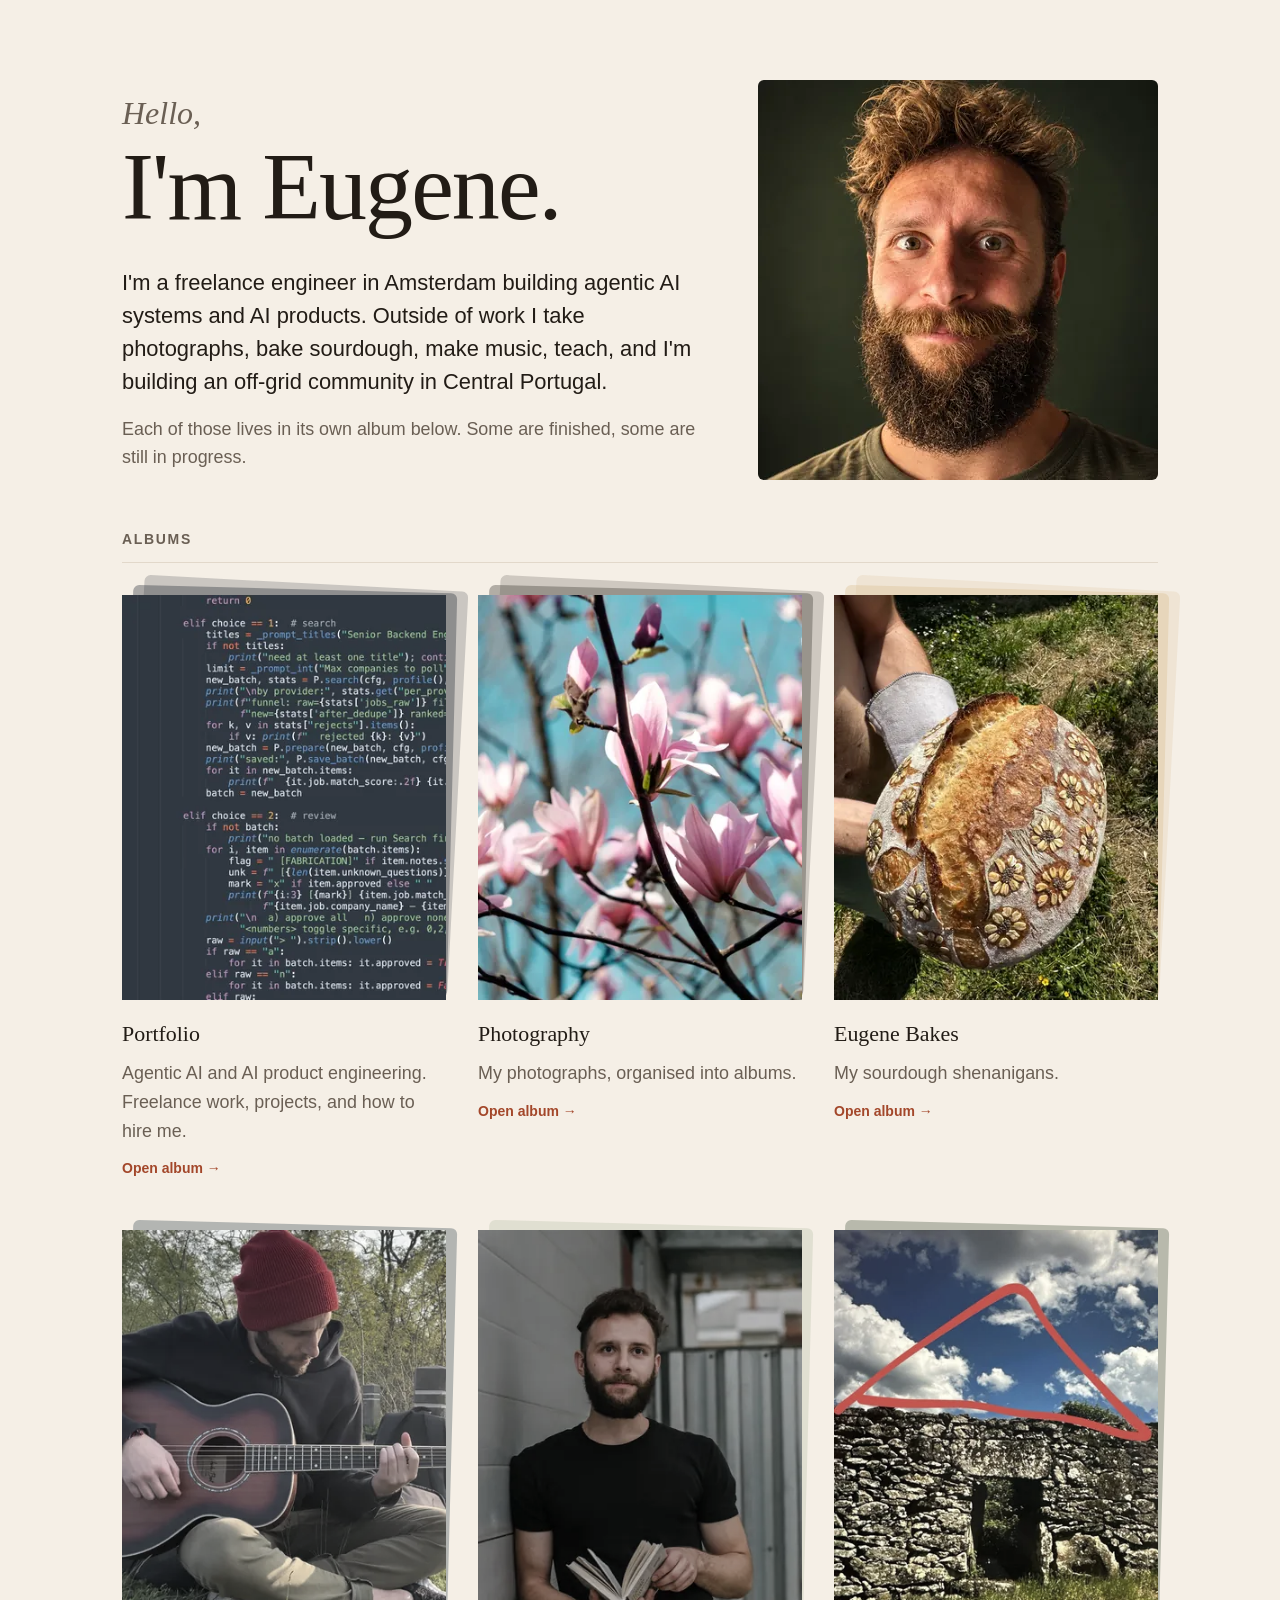
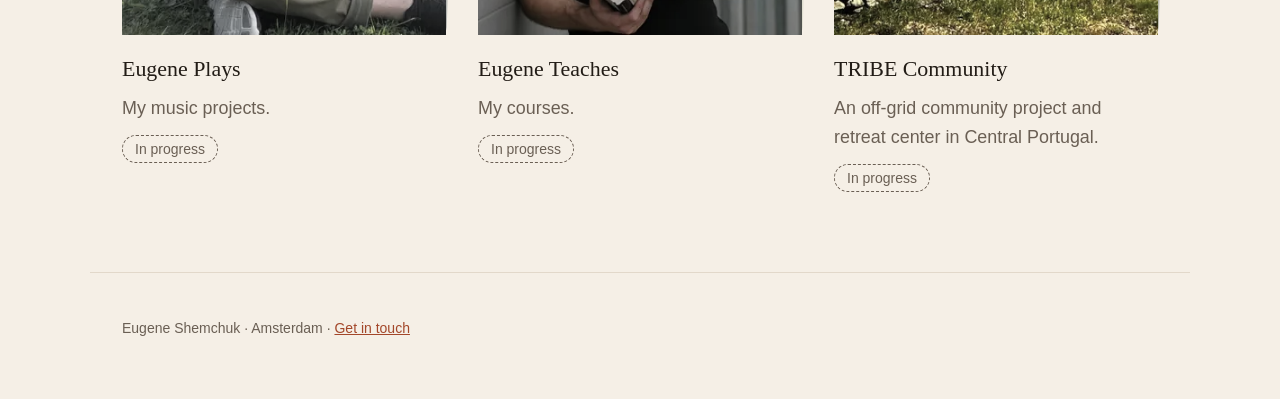
<file: index.html>
<!doctype html>
<html lang="en">
<head>
  <meta charset="utf-8" />
  <meta name="viewport" content="width=device-width, initial-scale=1" />
  <title>Eugene Shemchuk — engineer, photographer, baker, builder</title>
  <meta name="description" content="Eugene Shemchuk is a freelance AI engineer in Amsterdam. This is the hub for his work and projects: engineering portfolio, photography, sourdough, music, courses and the TRIBE off-grid community in Central Portugal." />
  <link rel="canonical" href="https://eugeneshemchuk.github.io/" />
  <meta property="og:type" content="website" />
  <meta property="og:title" content="Eugene Shemchuk" />
  <meta property="og:description" content="Engineering, photography, sourdough, music, courses and an off-grid community in Central Portugal." />
  <meta property="og:url" content="https://eugeneshemchuk.github.io/" />
  <link rel="icon" href="data:," />
  <link rel="stylesheet" href="style.css" />
  <script type="application/ld+json">
  {
    "@context": "https://schema.org",
    "@type": "Person",
    "name": "Eugene Shemchuk",
    "url": "https://eugeneshemchuk.github.io/",
    "jobTitle": "Freelance AI engineer",
    "address": { "@type": "PostalAddress", "addressLocality": "Amsterdam", "addressCountry": "NL" },
    "sameAs": [
      "https://eugeneshemchuk.github.io/Portfolio/",
      "https://eugeneshemchuk.github.io/photography/"
    ]
  }
  </script>
</head>
<body>
  <main>
    <header class="intro">
      <picture class="intro__photo">
        <source type="image/webp" srcset="covers/eugene-400.webp 400w, covers/eugene-800.webp 800w" sizes="(min-width: 768px) 400px, 160px" />
        <img src="covers/eugene-800.jpg" srcset="covers/eugene-400.jpg 400w, covers/eugene-800.jpg 800w" sizes="(min-width: 768px) 400px, 160px" width="800" height="800" alt="Portrait of Eugene Shemchuk" fetchpriority="high" />
      </picture>
      <div class="intro__text">
        <p class="intro__hello">Hello,</p>
        <h1>I'm Eugene.</h1>
        <p class="intro__lede">I'm a freelance engineer in Amsterdam building agentic AI systems and AI products. Outside of work I take photographs, bake sourdough, make music, teach, and I'm building an off-grid community in Central Portugal.</p>
        <p class="intro__sub">Each of those lives in its own album below. Some are finished, some are still in progress.</p>
      </div>
    </header>

    <section class="albums" aria-labelledby="albums-heading">
      <h2 id="albums-heading" class="albums__heading">Albums</h2>

      <ul class="albums__grid">
        <!-- Covers: drop originals in content/covers/<album>/, optimised copies live in covers/<album>-360|720.webp|jpg -->
        <li class="album" style="--tint: var(--tint-portfolio); --on-tint: var(--on-dark);">
          <a class="album__link" href="Portfolio/">
            <span class="album__cover" aria-hidden="true">
              <picture>
                <source type="image/webp" srcset="covers/portfolio-360.webp 360w, covers/portfolio-720.webp 720w" sizes="(min-width: 600px) 340px, 92vw" />
                <img src="covers/portfolio-720.jpg" srcset="covers/portfolio-360.jpg 360w, covers/portfolio-720.jpg 720w" sizes="(min-width: 600px) 340px, 92vw" width="720" height="900" alt="" decoding="async" />
              </picture>
            </span>
            <h3 class="album__title">Portfolio</h3>
            <p class="album__desc">Agentic AI and AI product engineering. Freelance work, projects, and how to hire me.</p>
            <span class="album__meta">Open album →</span>
          </a>
        </li>

        <li class="album" style="--tint: var(--tint-photography); --on-tint: var(--on-dark);">
          <a class="album__link" href="photography/">
            <span class="album__cover" aria-hidden="true">
              <picture>
                <source type="image/webp" srcset="covers/photography-360.webp 360w, covers/photography-720.webp 720w" sizes="(min-width: 600px) 340px, 92vw" />
                <img src="covers/photography-720.jpg" srcset="covers/photography-360.jpg 360w, covers/photography-720.jpg 720w" sizes="(min-width: 600px) 340px, 92vw" width="720" height="900" alt="" decoding="async" />
              </picture>
            </span>
            <h3 class="album__title">Photography</h3>
            <p class="album__desc">My photographs, organised into albums.</p>
            <span class="album__meta">Open album →</span>
          </a>
        </li>

        <li class="album" style="--tint: var(--tint-bakes); --on-tint: var(--on-light);">
          <a class="album__link" href="https://eugeneshemchuk.github.io/eugenebakes/">
            <span class="album__cover" aria-hidden="true">
              <picture>
                <source type="image/webp" srcset="covers/bakes-360.webp 360w, covers/bakes-720.webp 720w" sizes="(min-width: 600px) 340px, 92vw" />
                <img src="covers/bakes-720.jpg" srcset="covers/bakes-360.jpg 360w, covers/bakes-720.jpg 720w" sizes="(min-width: 600px) 340px, 92vw" width="720" height="900" alt="" decoding="async" />
              </picture>
            </span>
            <h3 class="album__title">Eugene Bakes</h3>
            <p class="album__desc">My sourdough shenanigans.</p>
            <span class="album__meta">Open album →</span>
          </a>
        </li>

        <li class="album album--wip" style="--tint: var(--tint-plays); --on-tint: var(--on-dark);">
          <div class="album__link">
            <span class="album__cover" aria-hidden="true">
              <picture>
                <source type="image/webp" srcset="covers/plays-360.webp 360w, covers/plays-720.webp 720w" sizes="(min-width: 600px) 340px, 92vw" />
                <img src="covers/plays-720.jpg" srcset="covers/plays-360.jpg 360w, covers/plays-720.jpg 720w" sizes="(min-width: 600px) 340px, 92vw" width="720" height="900" alt="" decoding="async" loading="lazy" />
              </picture>
            </span>
            <h3 class="album__title">Eugene Plays</h3>
            <p class="album__desc">My music projects.</p>
            <span class="album__meta">In progress</span>
          </div>
        </li>

        <li class="album album--wip" style="--tint: var(--tint-teaches); --on-tint: var(--on-light);">
          <div class="album__link">
            <span class="album__cover" aria-hidden="true">
              <picture>
                <source type="image/webp" srcset="covers/teaches-360.webp 360w, covers/teaches-720.webp 720w" sizes="(min-width: 600px) 340px, 92vw" />
                <img src="covers/teaches-720.jpg" srcset="covers/teaches-360.jpg 360w, covers/teaches-720.jpg 720w" sizes="(min-width: 600px) 340px, 92vw" width="720" height="900" alt="" decoding="async" loading="lazy" />
              </picture>
            </span>
            <h3 class="album__title">Eugene Teaches</h3>
            <p class="album__desc">My courses.</p>
            <span class="album__meta">In progress</span>
          </div>
        </li>

        <li class="album album--wip" style="--tint: var(--tint-tribe); --on-tint: var(--on-dark);">
          <div class="album__link">
            <span class="album__cover" aria-hidden="true">
              <picture>
                <source type="image/webp" srcset="covers/tribe-360.webp 360w, covers/tribe-720.webp 720w" sizes="(min-width: 600px) 340px, 92vw" />
                <img src="covers/tribe-720.jpg" srcset="covers/tribe-360.jpg 360w, covers/tribe-720.jpg 720w" sizes="(min-width: 600px) 340px, 92vw" width="720" height="900" alt="" decoding="async" loading="lazy" />
              </picture>
            </span>
            <h3 class="album__title">TRIBE Community</h3>
            <p class="album__desc">An off-grid community project and retreat center in Central Portugal.</p>
            <span class="album__meta">In progress</span>
          </div>
        </li>
      </ul>
    </section>
  </main>

  <footer class="footer">
    <p>Eugene Shemchuk · Amsterdam · <a href="Portfolio/#contact">Get in touch</a></p>
  </footer>
</body>
</html>
</file>
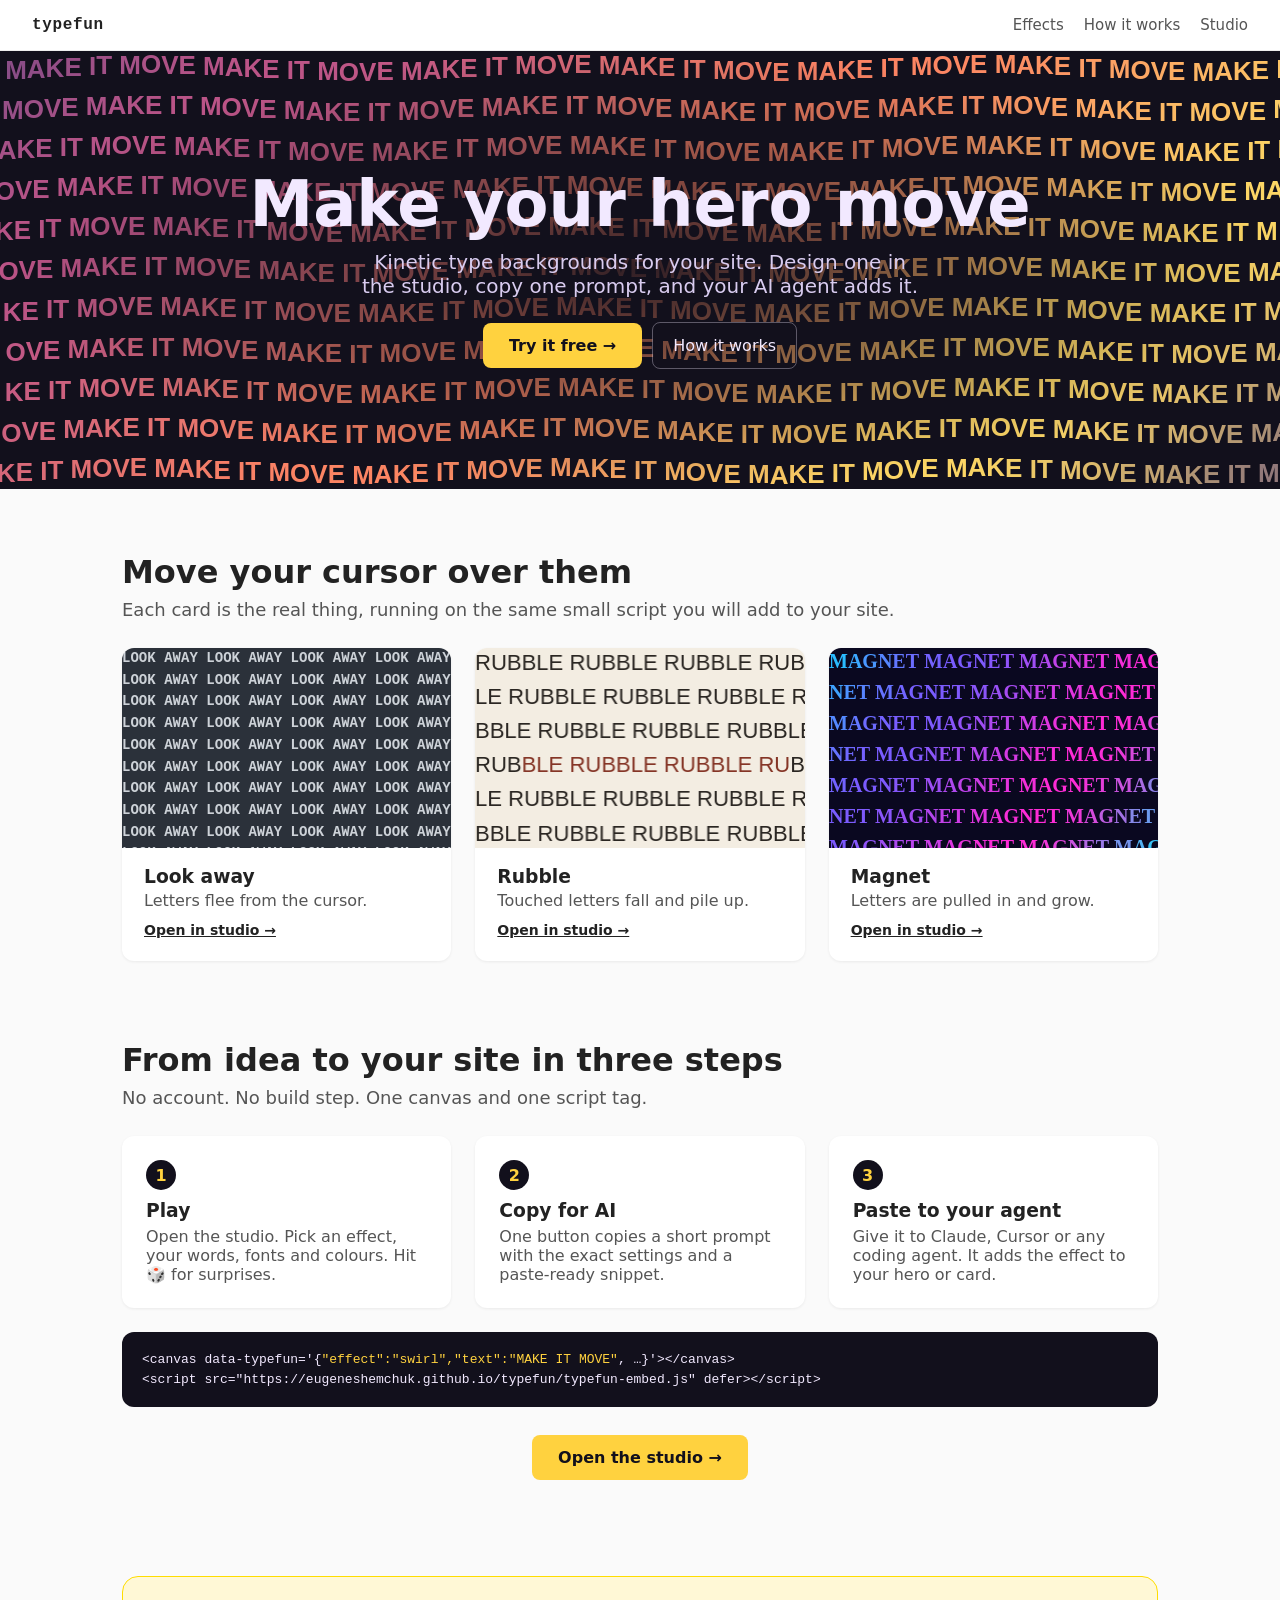
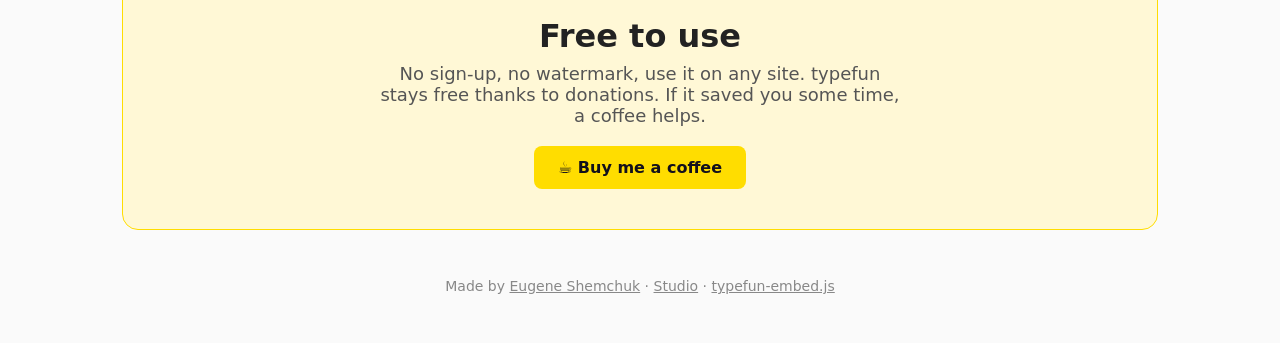
<file: typefun/index.html>
<!doctype html>
<!-- typefun landing (deployed as /typefun/index.html). Studio lives at studio.html; old #{params} links forward there. -->
<html lang="en"><head><meta charset="utf-8"><meta name="viewport" content="width=device-width,initial-scale=1">
<script>if (/^#(%7B|\{)/i.test(location.hash)) location.replace("studio.html" + location.hash);</script>
<title>typefun · kinetic type backgrounds</title>
<meta name="description" content="Free kinetic type backgrounds for your hero or card. Design one, copy one prompt, your AI agent adds it.">
<style>
  *{box-sizing:border-box}
  body{margin:0;font-family:system-ui,-apple-system,sans-serif;color:#222;background:#fafafa}
  a{color:inherit}
  nav{display:flex;justify-content:space-between;align-items:center;gap:16px;padding:16px 32px;background:#fff;border-bottom:1px solid #eee}
  nav b{font-family:ui-monospace,Menlo,monospace;letter-spacing:.04em}
  nav span{display:flex;gap:20px;font-size:15px}nav span a{text-decoration:none;color:#555}nav span a:hover{color:#222}
  .hero{position:relative;overflow:hidden;padding:120px 32px;text-align:center;background:#12101c;color:#f2e9ff}
  .hero>:not(canvas){position:relative;z-index:1}
  .hero .scrim{position:absolute;inset:0;z-index:1;pointer-events:none;background:radial-gradient(closest-side,#12101cdd,#12101c00)}
  .hero h1{font-size:clamp(36px,7vw,64px);margin:0 0 12px;line-height:1.05}
  .hero p{font-size:20px;color:#d9ccf0;max-width:560px;margin:0 auto}
  .cta{display:inline-block;margin-top:24px;padding:13px 26px;background:#ffd23f;color:#12101c;border-radius:8px;text-decoration:none;font-weight:700}
  .ghost{display:inline-block;margin:24px 0 0 10px;padding:13px 20px;color:#f2e9ff;text-decoration:none;border:1px solid #f2e9ff55;border-radius:8px}
  section.block{max-width:1100px;margin:0 auto;padding:64px 32px 16px}
  h2{font-size:32px;margin:0 0 8px}.lead{color:#555;font-size:18px;margin:0 0 28px}
  .cards{display:grid;grid-template-columns:repeat(3,1fr);gap:24px}
  .card{background:#fff;border-radius:12px;box-shadow:0 1px 3px #0001;overflow:hidden}
  .card .live{position:relative;height:200px}
  .card .live canvas{position:absolute;inset:0;width:100%;height:100%}
  .card .txt{padding:18px 22px 22px}.card h3{margin:0 0 4px}.card p{margin:0 0 10px;color:#555}
  .card a{font-weight:600;font-size:14px}
  .steps{counter-reset:s;display:grid;grid-template-columns:repeat(3,1fr);gap:24px}
  .step{background:#fff;padding:24px;border-radius:12px;box-shadow:0 1px 3px #0001}
  .step::before{counter-increment:s;content:counter(s);display:inline-grid;place-items:center;width:30px;height:30px;border-radius:50%;background:#12101c;color:#ffd23f;font-weight:700;margin-bottom:10px}
  .step h3{margin:0 0 6px}.step p{margin:0;color:#555}
  pre{background:#12101c;color:#f2e9ff;padding:18px 20px;border-radius:12px;overflow:auto;font:13px/1.5 ui-monospace,Menlo,monospace;margin:24px 0 0}
  pre i{color:#ffd23f;font-style:normal}
  .free{margin:64px auto 0;max-width:1100px;padding:0 32px}
  .free div{background:#fff8d6;border:1px solid #ffdd00;border-radius:16px;padding:40px;text-align:center}
  .free h2{margin-bottom:8px}.free p{color:#555;font-size:18px;margin:0 auto 20px;max-width:520px}
  .coffee{display:inline-block;padding:12px 24px;background:#ffdd00;color:#12101c;border-radius:8px;text-decoration:none;font-weight:700}
  footer{padding:48px 32px;text-align:center;color:#888;font-size:14px}
  @media (max-width:760px){.cards,.steps{grid-template-columns:1fr}nav{padding:14px 16px}nav span{gap:12px;font-size:14px}
    .hero{padding:88px 16px}section.block,.free{padding-left:16px;padding-right:16px}.free div{padding:28px 18px}.ghost{margin-left:0}}
</style></head><body>
<nav><b>typefun</b><span><a href="#effects">Effects</a><a href="#how">How it works</a><a href="studio.html">Studio</a></span></nav>

<section class="hero">
  <canvas data-typefun='{"text":"MAKE IT MOVE","effect":"swirl","font":"futura","size":26,"weight":800,"line":1.55,"radius":220,"spring":0.008,"damping":0.9,"wave":0.4,"flow":0.8,"palette":"sunset","bg":"#12101c","ink":"#f2e9ff","guilt":"#ffd23f"}' style="position:absolute;inset:0;width:100%;height:100%;z-index:0" aria-hidden="true"></canvas>
  <div class="scrim"></div>
  <h1>Make your hero move</h1>
  <p>Kinetic type backgrounds for your site. Design one in the studio, copy one prompt, and your AI agent adds it.</p>
  <a class="cta" href="studio.html">Try it free →</a><a class="ghost" href="#how">How it works</a>
</section>

<section class="block" id="effects">
  <h2>Move your cursor over them</h2>
  <p class="lead">Each card is the real thing, running on the same small script you will add to your site.</p>
  <div class="cards">
    <div class="card"><div class="live"><canvas data-typefun='{"text":"LOOK AWAY","effect":"lookaway","font":"mono","size":14,"bg":"#2b313a","ink":"#cdd2d8","guilt":"#ff4637"}'></canvas></div>
      <div class="txt"><h3>Look away</h3><p>Letters flee from the cursor.</p><a href="studio.html#%7B%22effect%22%3A%22lookaway%22%2C%22text%22%3A%22LOOK%20AWAY%22%7D">Open in studio →</a></div></div>
    <div class="card"><div class="live"><canvas data-typefun='{"text":"RUBBLE","effect":"rubble","font":"impact","size":22,"weight":400,"radius":50,"bg":"#f3ede2","ink":"#2a2622","guilt":"#e0452b","guiltRate":0.4}'></canvas></div>
      <div class="txt"><h3>Rubble</h3><p>Touched letters fall and pile up.</p><a href="studio.html#%7B%22effect%22%3A%22rubble%22%2C%22text%22%3A%22RUBBLE%22%2C%22font%22%3A%22impact%22%2C%22size%22%3A22%2C%22weight%22%3A400%2C%22radius%22%3A50%2C%22bg%22%3A%22%23f3ede2%22%2C%22ink%22%3A%22%232a2622%22%2C%22guilt%22%3A%22%23e0452b%22%7D">Open in studio →</a></div></div>
    <div class="card"><div class="live"><canvas data-typefun='{"text":"MAGNET","effect":"magnet","font":"didot","size":20,"weight":700,"radius":180,"spring":0.03,"damping":0.82,"flow":1,"palette":"electric","bg":"#0a0820","ink":"#ffffff","guilt":"#ff2bd6","guiltRate":0}'></canvas></div>
      <div class="txt"><h3>Magnet</h3><p>Letters are pulled in and grow.</p><a href="studio.html#%7B%22effect%22%3A%22magnet%22%2C%22text%22%3A%22MAGNET%22%2C%22font%22%3A%22didot%22%2C%22size%22%3A20%2C%22weight%22%3A700%2C%22radius%22%3A180%2C%22spring%22%3A0.03%2C%22damping%22%3A0.82%2C%22flow%22%3A1%2C%22palette%22%3A%22electric%22%2C%22bg%22%3A%22%230a0820%22%2C%22ink%22%3A%22%23ffffff%22%2C%22guiltRate%22%3A0%7D">Open in studio →</a></div></div>
  </div>
</section>

<section class="block" id="how">
  <h2>From idea to your site in three steps</h2>
  <p class="lead">No account. No build step. One canvas and one script tag.</p>
  <div class="steps">
    <div class="step"><h3>Play</h3><p>Open the studio. Pick an effect, your words, fonts and colours. Hit 🎲 for surprises.</p></div>
    <div class="step"><h3>Copy for AI</h3><p>One button copies a short prompt with the exact settings and a paste-ready snippet.</p></div>
    <div class="step"><h3>Paste to your agent</h3><p>Give it to Claude, Cursor or any coding agent. It adds the effect to your hero or card.</p></div>
  </div>
<pre>&lt;canvas data-typefun='{<i>"effect":"swirl","text":"MAKE IT MOVE"</i>, …}'&gt;&lt;/canvas&gt;
&lt;script src="https://eugeneshemchuk.github.io/typefun/typefun-embed.js" defer&gt;&lt;/script&gt;</pre>
  <p style="text-align:center;margin-top:28px"><a class="cta" href="studio.html" style="margin-top:0">Open the studio →</a></p>
</section>

<section class="free" id="support"><div>
  <h2>Free to use</h2>
  <p>No sign-up, no watermark, use it on any site. typefun stays free thanks to donations. If it saved you some time, a coffee helps.</p>
  <a class="coffee" href="https://buymeacoffee.com/eugeneshemchuk" target="_blank" rel="noopener">☕ Buy me a coffee</a>
</div></section>

<footer>Made by <a href="https://eugeneshemchuk.github.io/">Eugene Shemchuk</a> · <a href="studio.html">Studio</a> · <a href="typefun-embed.js">typefun-embed.js</a></footer>
<script src="typefun-embed.js" defer></script>
</body></html>
</file>
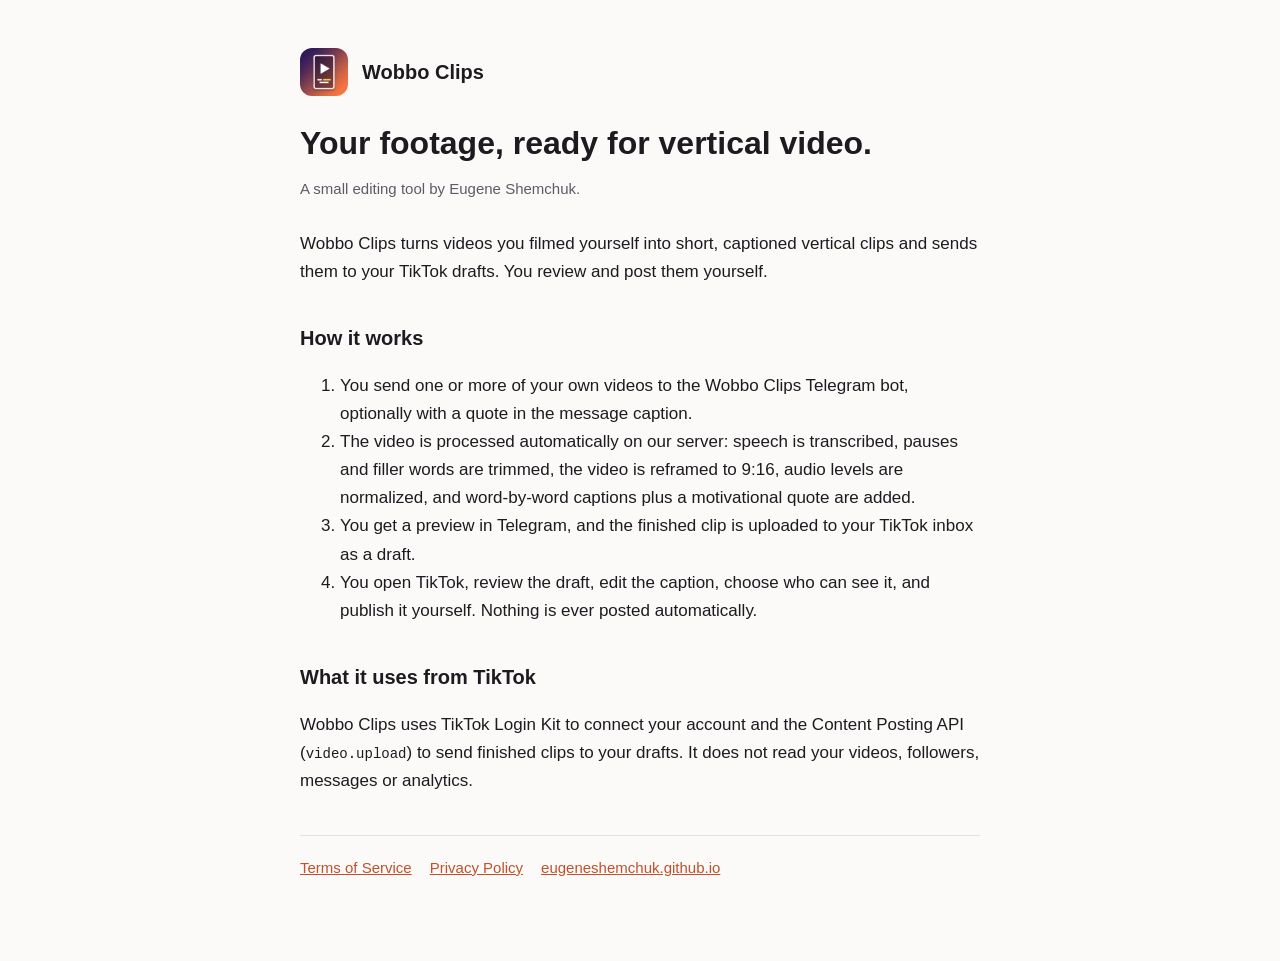
<file: wobbo-clips/index.html>
<!doctype html>
<html lang="en">
<head>
  <meta charset="utf-8" />
  <meta name="viewport" content="width=device-width, initial-scale=1" />
  <title>Wobbo Clips</title>
  <meta name="description" content="Turn your own videos into captioned vertical clips and send them to your TikTok drafts." />
  <link rel="icon" href="icon.png" />
  <link rel="stylesheet" href="legal.css" />
</head>
<body>
<main>
  <header><img src="icon.png" alt="" /><a href="./">Wobbo Clips</a></header>
  <h1>Your footage, ready for vertical video.</h1>
  <p class="meta">A small editing tool by Eugene Shemchuk.</p>
  <p>Wobbo Clips turns videos you filmed yourself into short, captioned vertical clips and sends them to your TikTok drafts. You review and post them yourself.</p>
  <h2>How it works</h2>
  <ol>
    <li>You send one or more of your own videos to the Wobbo Clips Telegram bot, optionally with a quote in the message caption.</li>
    <li>The video is processed automatically on our server: speech is transcribed, pauses and filler words are trimmed, the video is reframed to 9:16, audio levels are normalized, and word-by-word captions plus a motivational quote are added.</li>
    <li>You get a preview in Telegram, and the finished clip is uploaded to your TikTok inbox as a draft.</li>
    <li>You open TikTok, review the draft, edit the caption, choose who can see it, and publish it yourself. Nothing is ever posted automatically.</li>
  </ol>
  <h2>What it uses from TikTok</h2>
  <p>Wobbo Clips uses TikTok Login Kit to connect your account and the Content Posting API (<code>video.upload</code>) to send finished clips to your drafts. It does not read your videos, followers, messages or analytics.</p>
  <nav class="links"><a href="terms/">Terms of Service</a><a href="privacy/">Privacy Policy</a><a href="https://eugeneshemchuk.github.io/">eugeneshemchuk.github.io</a></nav>
</main>
</body>
</html>
</file>
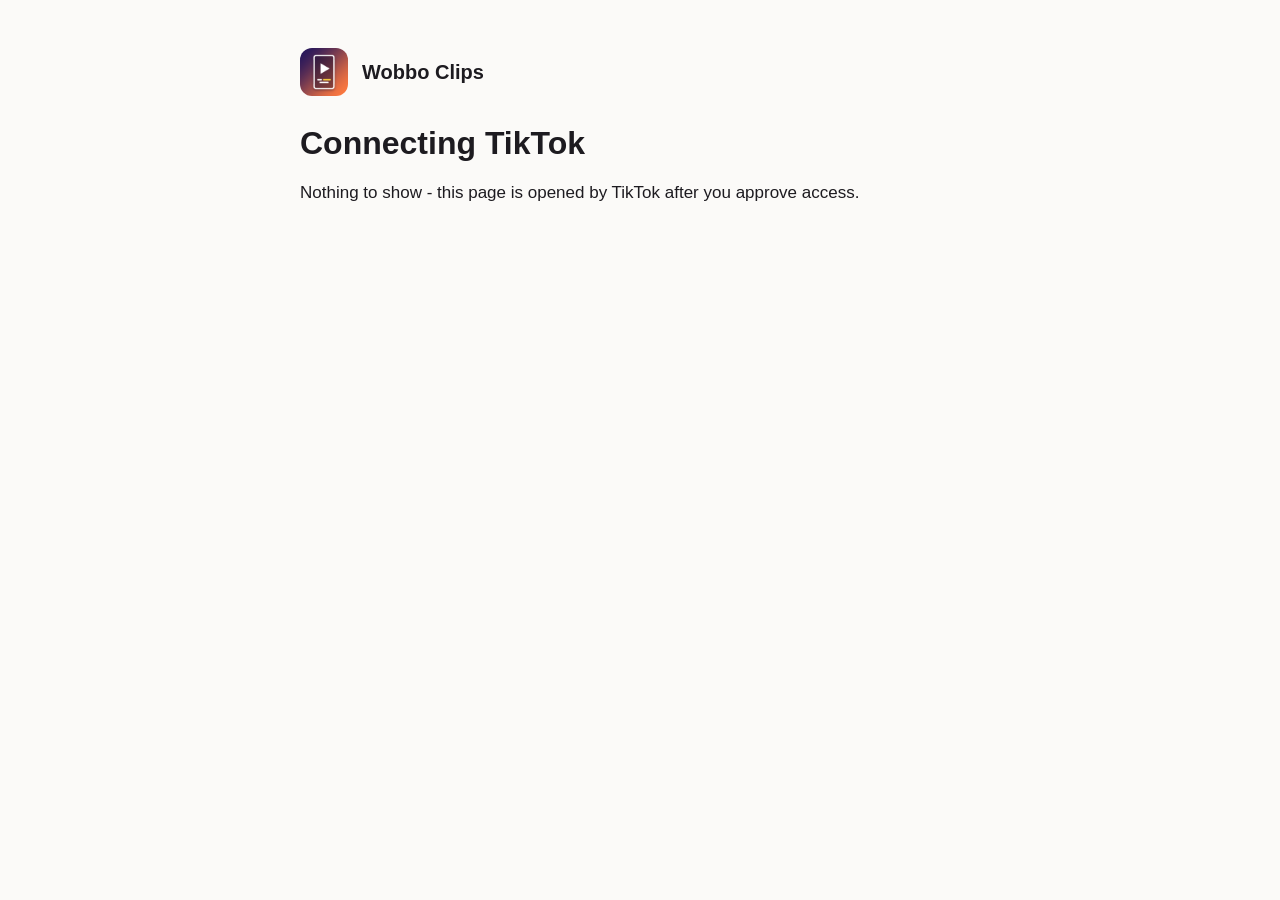
<file: wobbo-clips/callback/index.html>
<!doctype html>
<html lang="en">
<head>
  <meta charset="utf-8" />
  <meta name="viewport" content="width=device-width, initial-scale=1" />
  <meta name="robots" content="noindex" />
  <meta name="referrer" content="no-referrer" />
  <title>Connect TikTok - Wobbo Clips</title>
  <link rel="icon" href="../icon.png" />
  <link rel="stylesheet" href="../legal.css" />
</head>
<body>
<main>
  <header><img src="../icon.png" alt="" /><a href="../">Wobbo Clips</a></header>
  <h1 id="title">Connecting TikTok</h1>
  <p id="msg">Nothing to show - this page is opened by TikTok after you approve access.</p>
  <div class="card" id="box" hidden>
    <div class="code" id="url"></div>
    <p><button id="copy">Copy URL</button> <span id="copied" hidden>Copied.</span></p>
  </div>
</main>
<script>
  // The authorization code stays in this browser tab - nothing is sent anywhere.
  const q = new URLSearchParams(location.search);
  const title = document.getElementById("title"), msg = document.getElementById("msg");
  if (q.get("code")) {
    title.textContent = "Almost done";
    msg.textContent = "Copy this full URL and paste it into the terminal where `python tiktok.py auth` is waiting. The code expires in a few minutes.";
    document.getElementById("url").textContent = location.href;
    document.getElementById("box").hidden = false;
    document.getElementById("copy").onclick = async () => {
      try { await navigator.clipboard.writeText(location.href); document.getElementById("copied").hidden = false; } catch (e) {}
    };
  } else if (q.get("error")) {
    title.textContent = "TikTok connection failed";
    msg.textContent = (q.get("error_description") || q.get("error")) + ". Start the auth step again.";
  }
</script>
</body>
</html>
</file>
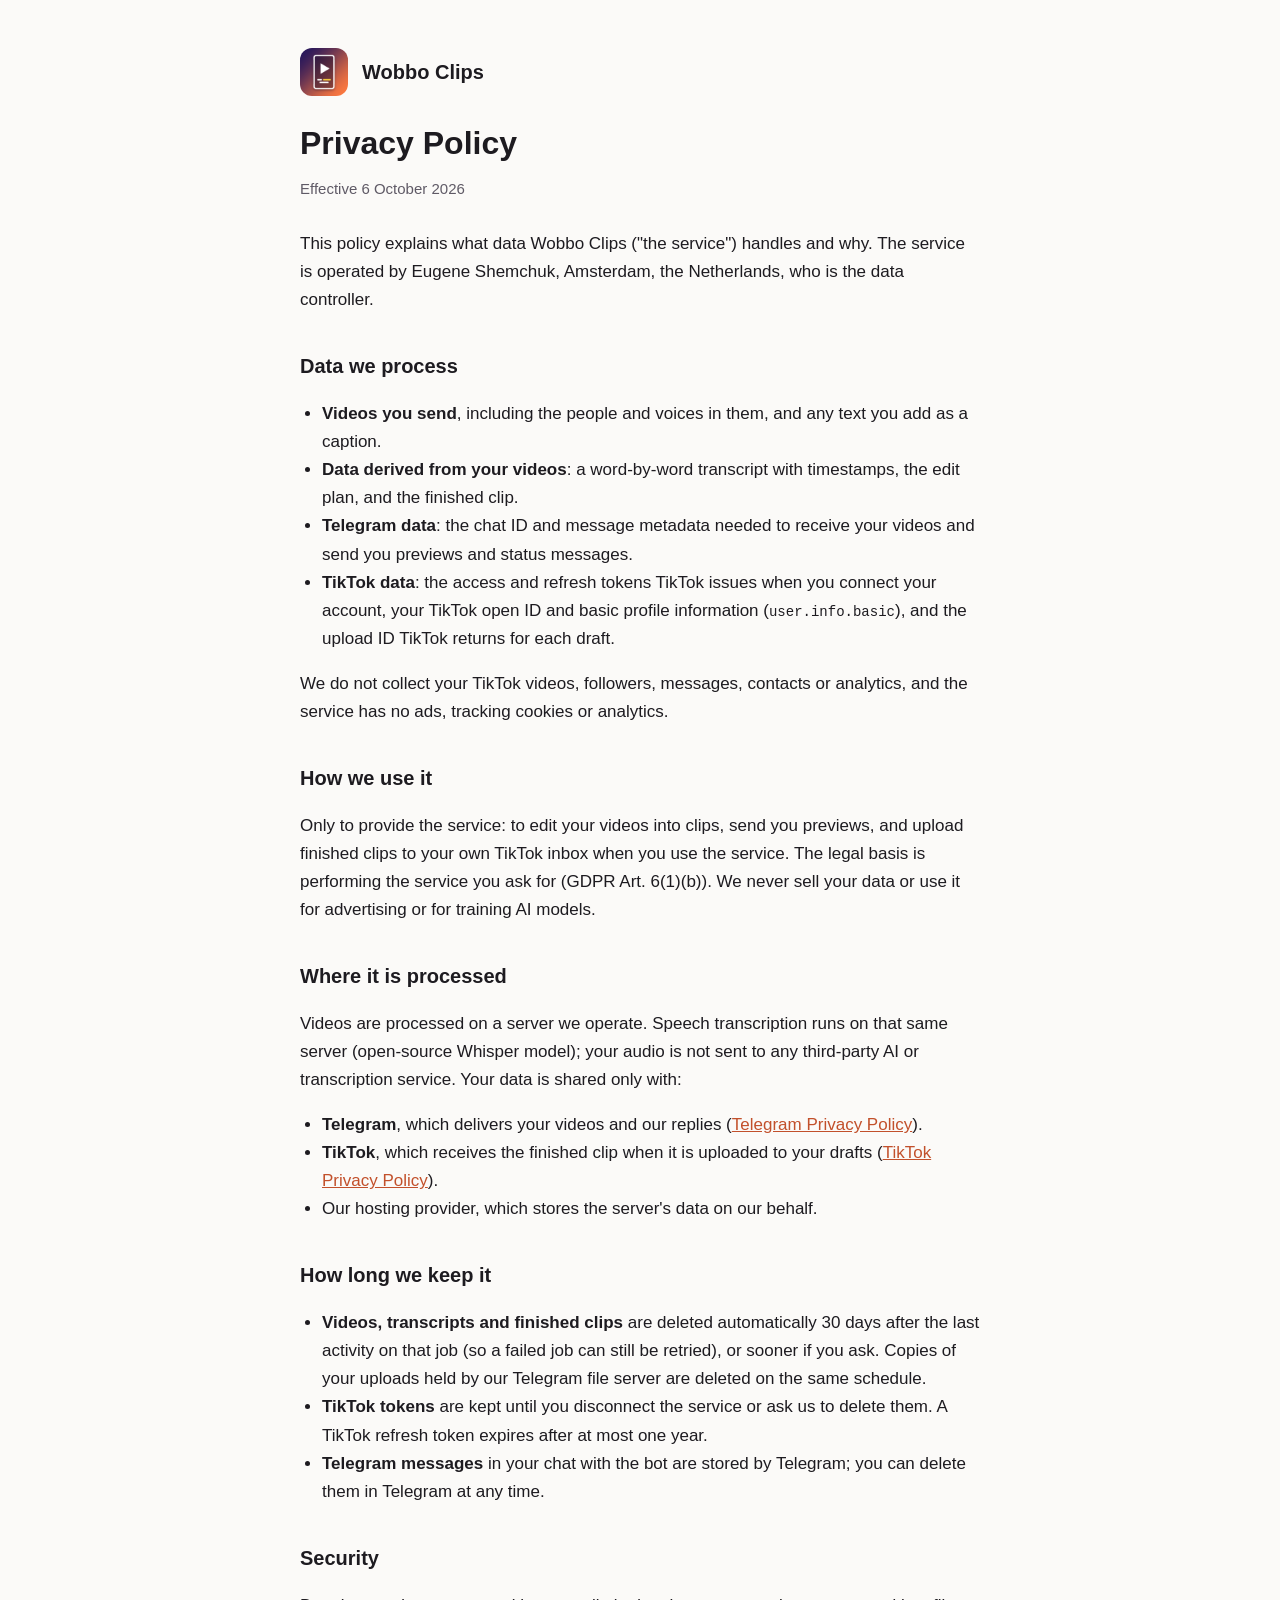
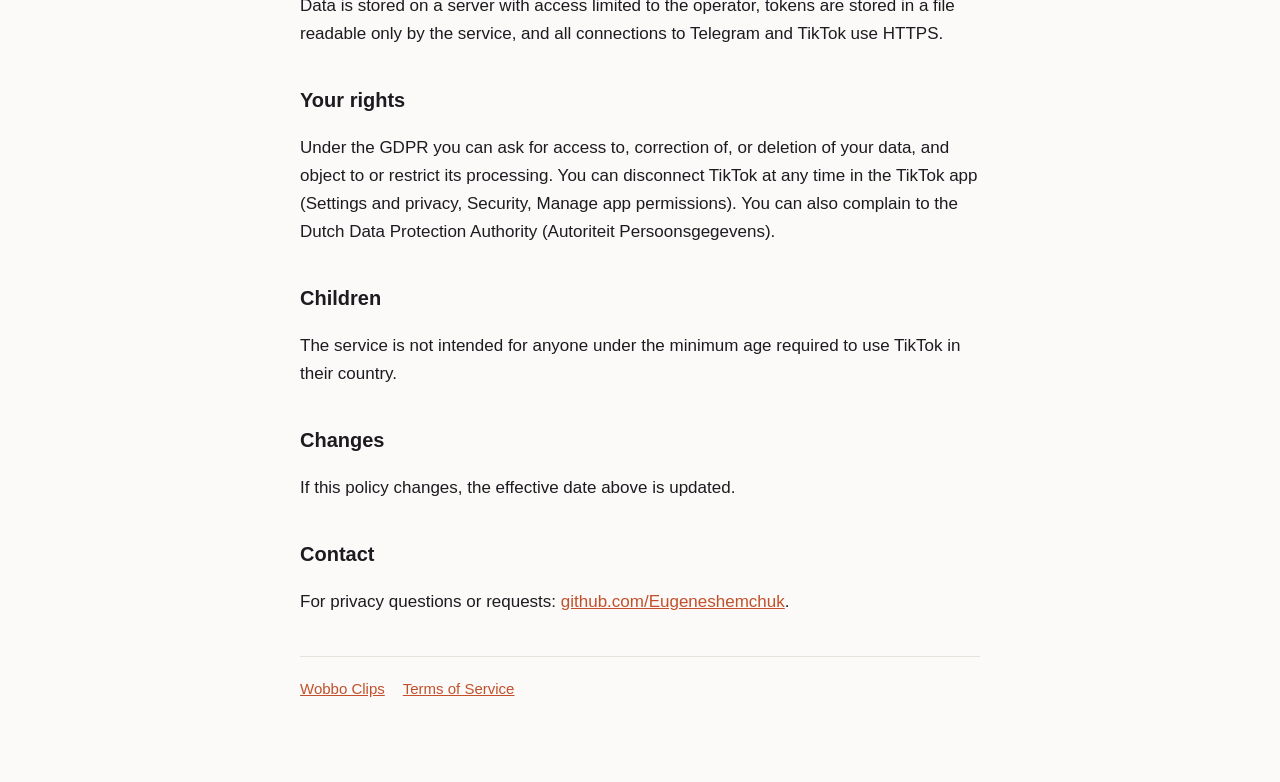
<file: wobbo-clips/privacy/index.html>
<!doctype html>
<html lang="en">
<head>
  <meta charset="utf-8" />
  <meta name="viewport" content="width=device-width, initial-scale=1" />
  <title>Privacy Policy - Wobbo Clips</title>
  <meta name="description" content="Privacy Policy for Wobbo Clips." />
  <link rel="icon" href="../icon.png" />
  <link rel="stylesheet" href="../legal.css" />
</head>
<body>
<main>
  <header><img src="../icon.png" alt="" /><a href="../">Wobbo Clips</a></header>
  <h1>Privacy Policy</h1>
  <p class="meta">Effective 6 October 2026</p>

  <p>This policy explains what data Wobbo Clips ("the service") handles and why. The service is operated by Eugene Shemchuk, Amsterdam, the Netherlands, who is the data controller.</p>

  <h2>Data we process</h2>
  <ul>
    <li><strong>Videos you send</strong>, including the people and voices in them, and any text you add as a caption.</li>
    <li><strong>Data derived from your videos</strong>: a word-by-word transcript with timestamps, the edit plan, and the finished clip.</li>
    <li><strong>Telegram data</strong>: the chat ID and message metadata needed to receive your videos and send you previews and status messages.</li>
    <li><strong>TikTok data</strong>: the access and refresh tokens TikTok issues when you connect your account, your TikTok open ID and basic profile information (<code>user.info.basic</code>), and the upload ID TikTok returns for each draft.</li>
  </ul>
  <p>We do not collect your TikTok videos, followers, messages, contacts or analytics, and the service has no ads, tracking cookies or analytics.</p>

  <h2>How we use it</h2>
  <p>Only to provide the service: to edit your videos into clips, send you previews, and upload finished clips to your own TikTok inbox when you use the service. The legal basis is performing the service you ask for (GDPR Art. 6(1)(b)). We never sell your data or use it for advertising or for training AI models.</p>

  <h2>Where it is processed</h2>
  <p>Videos are processed on a server we operate. Speech transcription runs on that same server (open-source Whisper model); your audio is not sent to any third-party AI or transcription service. Your data is shared only with:</p>
  <ul>
    <li><strong>Telegram</strong>, which delivers your videos and our replies (<a href="https://telegram.org/privacy">Telegram Privacy Policy</a>).</li>
    <li><strong>TikTok</strong>, which receives the finished clip when it is uploaded to your drafts (<a href="https://www.tiktok.com/legal/privacy-policy">TikTok Privacy Policy</a>).</li>
    <li>Our hosting provider, which stores the server's data on our behalf.</li>
  </ul>

  <h2>How long we keep it</h2>
  <ul>
    <li><strong>Videos, transcripts and finished clips</strong> are deleted automatically 30 days after the last activity on that job (so a failed job can still be retried), or sooner if you ask. Copies of your uploads held by our Telegram file server are deleted on the same schedule.</li>
    <li><strong>TikTok tokens</strong> are kept until you disconnect the service or ask us to delete them. A TikTok refresh token expires after at most one year.</li>
    <li><strong>Telegram messages</strong> in your chat with the bot are stored by Telegram; you can delete them in Telegram at any time.</li>
  </ul>

  <h2>Security</h2>
  <p>Data is stored on a server with access limited to the operator, tokens are stored in a file readable only by the service, and all connections to Telegram and TikTok use HTTPS.</p>

  <h2>Your rights</h2>
  <p>Under the GDPR you can ask for access to, correction of, or deletion of your data, and object to or restrict its processing. You can disconnect TikTok at any time in the TikTok app (Settings and privacy, Security, Manage app permissions). You can also complain to the Dutch Data Protection Authority (Autoriteit Persoonsgegevens).</p>

  <h2>Children</h2>
  <p>The service is not intended for anyone under the minimum age required to use TikTok in their country.</p>

  <h2>Changes</h2>
  <p>If this policy changes, the effective date above is updated.</p>

  <h2>Contact</h2>
  <p>For privacy questions or requests: <a href="https://github.com/Eugeneshemchuk">github.com/Eugeneshemchuk</a>.</p>

  <nav class="links"><a href="../">Wobbo Clips</a><a href="../terms/">Terms of Service</a></nav>
</main>
</body>
</html>
</file>
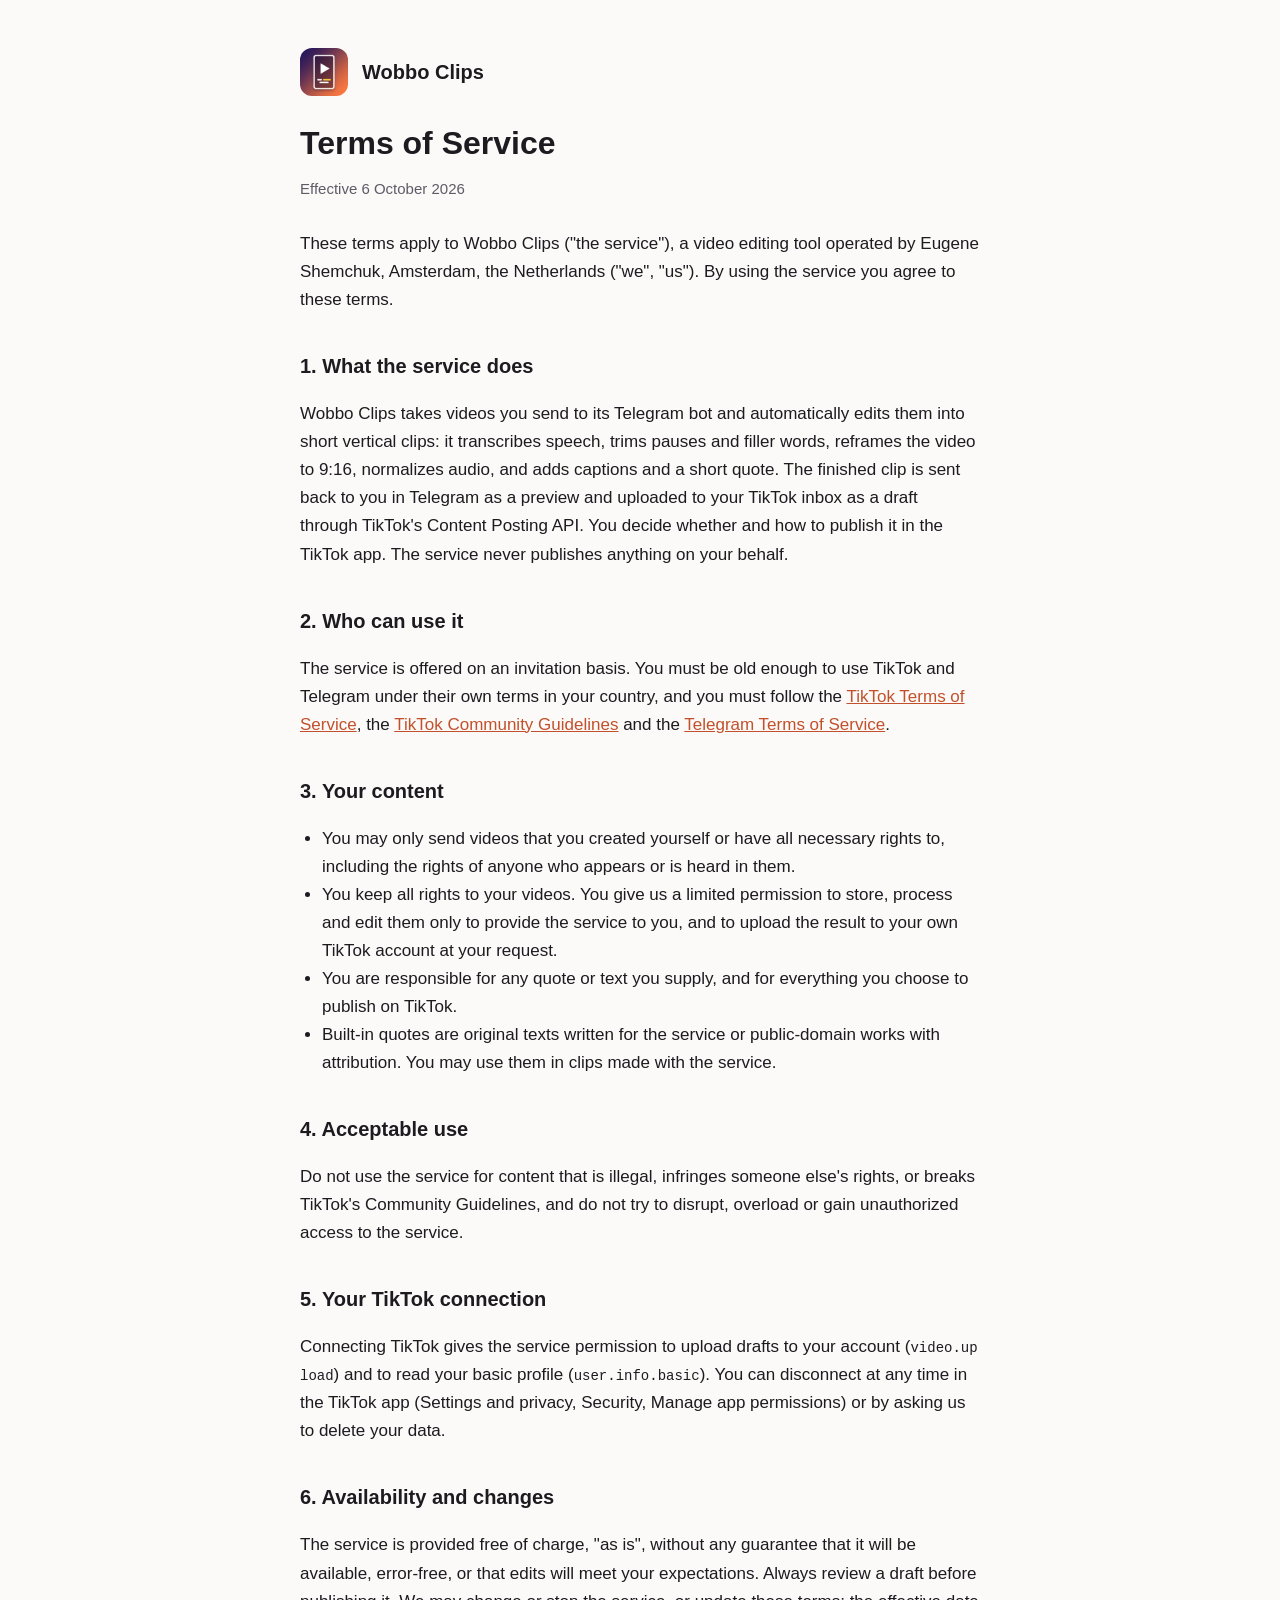
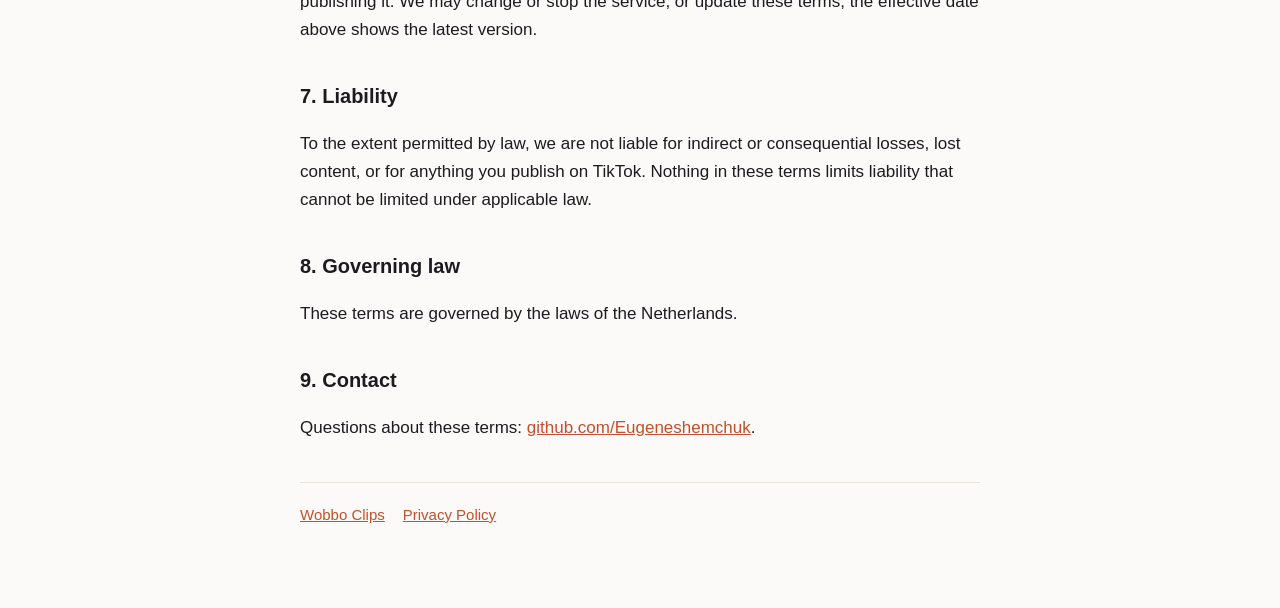
<file: wobbo-clips/terms/index.html>
<!doctype html>
<html lang="en">
<head>
  <meta charset="utf-8" />
  <meta name="viewport" content="width=device-width, initial-scale=1" />
  <title>Terms of Service - Wobbo Clips</title>
  <meta name="description" content="Terms of Service for Wobbo Clips." />
  <link rel="icon" href="../icon.png" />
  <link rel="stylesheet" href="../legal.css" />
</head>
<body>
<main>
  <header><img src="../icon.png" alt="" /><a href="../">Wobbo Clips</a></header>
  <h1>Terms of Service</h1>
  <p class="meta">Effective 6 October 2026</p>

  <p>These terms apply to Wobbo Clips ("the service"), a video editing tool operated by Eugene Shemchuk, Amsterdam, the Netherlands ("we", "us"). By using the service you agree to these terms.</p>

  <h2>1. What the service does</h2>
  <p>Wobbo Clips takes videos you send to its Telegram bot and automatically edits them into short vertical clips: it transcribes speech, trims pauses and filler words, reframes the video to 9:16, normalizes audio, and adds captions and a short quote. The finished clip is sent back to you in Telegram as a preview and uploaded to your TikTok inbox as a draft through TikTok's Content Posting API. You decide whether and how to publish it in the TikTok app. The service never publishes anything on your behalf.</p>

  <h2>2. Who can use it</h2>
  <p>The service is offered on an invitation basis. You must be old enough to use TikTok and Telegram under their own terms in your country, and you must follow the <a href="https://www.tiktok.com/legal/terms-of-service">TikTok Terms of Service</a>, the <a href="https://www.tiktok.com/community-guidelines">TikTok Community Guidelines</a> and the <a href="https://telegram.org/tos">Telegram Terms of Service</a>.</p>

  <h2>3. Your content</h2>
  <ul>
    <li>You may only send videos that you created yourself or have all necessary rights to, including the rights of anyone who appears or is heard in them.</li>
    <li>You keep all rights to your videos. You give us a limited permission to store, process and edit them only to provide the service to you, and to upload the result to your own TikTok account at your request.</li>
    <li>You are responsible for any quote or text you supply, and for everything you choose to publish on TikTok.</li>
    <li>Built-in quotes are original texts written for the service or public-domain works with attribution. You may use them in clips made with the service.</li>
  </ul>

  <h2>4. Acceptable use</h2>
  <p>Do not use the service for content that is illegal, infringes someone else's rights, or breaks TikTok's Community Guidelines, and do not try to disrupt, overload or gain unauthorized access to the service.</p>

  <h2>5. Your TikTok connection</h2>
  <p>Connecting TikTok gives the service permission to upload drafts to your account (<code>video.upload</code>) and to read your basic profile (<code>user.info.basic</code>). You can disconnect at any time in the TikTok app (Settings and privacy, Security, Manage app permissions) or by asking us to delete your data.</p>

  <h2>6. Availability and changes</h2>
  <p>The service is provided free of charge, "as is", without any guarantee that it will be available, error-free, or that edits will meet your expectations. Always review a draft before publishing it. We may change or stop the service, or update these terms; the effective date above shows the latest version.</p>

  <h2>7. Liability</h2>
  <p>To the extent permitted by law, we are not liable for indirect or consequential losses, lost content, or for anything you publish on TikTok. Nothing in these terms limits liability that cannot be limited under applicable law.</p>

  <h2>8. Governing law</h2>
  <p>These terms are governed by the laws of the Netherlands.</p>

  <h2>9. Contact</h2>
  <p>Questions about these terms: <a href="https://github.com/Eugeneshemchuk">github.com/Eugeneshemchuk</a>.</p>

  <nav class="links"><a href="../">Wobbo Clips</a><a href="../privacy/">Privacy Policy</a></nav>
</main>
</body>
</html>
</file>
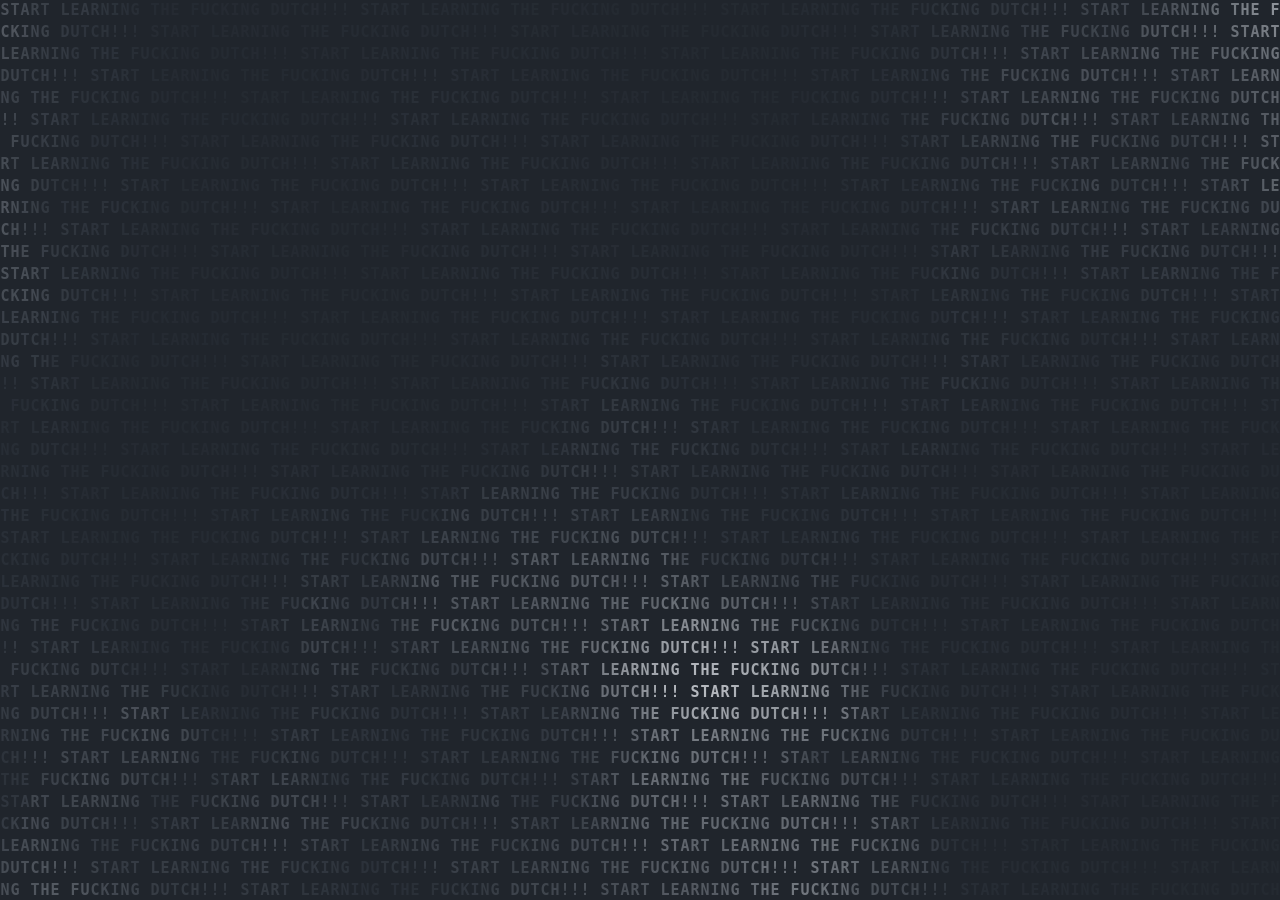
<file: typefun/1-fog.html>
<!doctype html>
<!-- 1 · Fog: the wall of text under drifting hash-cloud fog (port of Portfolio js/hash.js). Hover/smoke/click turn it Dutch. Open in a browser. -->
<html lang="en"><head><meta charset="utf-8"><meta name="viewport" content="width=device-width,initial-scale=1">
<title>Dutch Fog</title>
<style>
  html,body{margin:0;height:100%;background:#20252c;overflow:hidden}
  canvas{display:block;width:100vw;height:100vh;cursor:crosshair}
</style></head><body><canvas id="c"></canvas>
<script>
(function () {
  var EN = "START LEARNING THE FUCKING DUTCH!!! ";
  var NL = "LEER VERDOMME NEDERLANDS!!! ";
  var CONFIG = {
    fontCssPx: 15, lineHeight: 1.45, cloudScale: 1.5, windSpeed: 1.0, smokeSpeed: 1.0,
    hoverRadius: 0.11, trailLife: 2.6, waveSpeed: 0.32, waveWidth: 0.12, waveLife: 4.0, maxDPR: 2,
    bg: "#20252c", ink: "#3a424d", hi: "#e6e9ee", glow: "#ff8a3d"
  };
  var MAX_TAPS = 8, MAX_TRAIL = 48;
  var CHARS = Array.from(new Set((EN + NL).split(""))).join("");
  function idx(s) { return s.split("").map(function (ch) { return CHARS.indexOf(ch); }); }
  var enIdx = idx(EN), nlIdx = idx(NL);

  var canvas = document.getElementById("c");
  var gl = canvas.getContext("webgl2", { antialias: false, premultipliedAlpha: true, alpha: true });
  if (!gl) { document.body.innerHTML = "<p style='color:#ccc;font:16px monospace;padding:2em'>Needs WebGL2.</p>"; return; }

  var VS = "#version 300 es\nconst vec2 P[3]=vec2[3](vec2(-1.,-1.),vec2(3.,-1.),vec2(-1.,3.));void main(){gl_Position=vec4(P[gl_VertexID],0.,1.);}";
  var FS = `#version 300 es
  precision highp float;
  uniform vec2 uRes, uCell, uAtlasGrid, uMouse;
  uniform float uTime, uSeed, uCloudScale, uWind, uSmokeSpeed, uCols;
  uniform float uHoverAmt, uHoverRadius, uTrailLife, uWaveSpeed, uWaveWidth, uWaveLife;
  uniform vec3 uBg, uInk, uHi, uGlow;
  uniform sampler2D uAtlas;
  uniform float uEN[${EN.length}];
  uniform float uNL[${NL.length}];
  uniform vec4 uTaps[${MAX_TAPS}]; uniform int uTapCount;
  uniform vec4 uTrail[${MAX_TRAIL}]; uniform int uTrailCount;
  out vec4 outColor;
  float hash(vec2 p){p=fract(p*vec2(123.34,456.21)+uSeed);p+=dot(p,p+45.32);return fract(p.x*p.y);}
  float vnoise(vec2 p){vec2 i=floor(p),f=fract(p);vec2 u=f*f*(3.-2.*f);
    return mix(mix(hash(i),hash(i+vec2(1,0)),u.x),mix(hash(i+vec2(0,1)),hash(i+vec2(1,1)),u.x),u.y);}
  float fbm(vec2 p){float s=0.,a=.5;for(int i=0;i<5;i++){s+=a*vnoise(p);p=p*2.03+vec2(17.1,9.2);a*=.5;}return s;}
  float fbm3(vec2 p){float s=0.,a=.5;for(int i=0;i<3;i++){s+=a*vnoise(p);p=p*2.03+vec2(17.1,9.2);a*=.5;}return s/.875;}
  void main(){
    vec2 frag=vec2(gl_FragCoord.x,uRes.y-gl_FragCoord.y);
    vec2 cell=floor(frag/uCell), local=fract(frag/uCell);
    vec2 center=(cell+.5)*uCell, uv=center/uRes.y;
    float t=uTime;
    vec2 q=uv*uCloudScale, wind=vec2(.035,-.015)*t*uWind;
    vec2 w=vec2(fbm(q+wind),fbm(q+vec2(5.2,1.3)-wind*.7));
    float n=fbm(q*1.3+w*1.4+wind*1.5);
    float base=smoothstep(.30,.78,n);
    vec2 sq=uv*.9+vec2(.06,.02)*t*uSmokeSpeed;
    float smoke=smoothstep(.58,.86,fbm3(sq*1.7+vec2(fbm3(sq+3.1),fbm3(sq+7.7))*1.2));
    float r2=uHoverRadius*uHoverRadius; vec2 dm=(center-uMouse)/uRes.y;
    float hover=uHoverAmt*exp(-dot(dm,dm)/r2);
    for(int i=0;i<${MAX_TRAIL};i++){ if(i>=uTrailCount)break; vec4 s=uTrail[i]; float age=t-s.z;
      if(age<0.||age>uTrailLife)continue; vec2 d=(center-s.xy)/uRes.y; float life=1.-age/uTrailLife;
      hover=max(hover,exp(-dot(d,d)/(r2*(1.+age*.6)))*life*life*.85);}
    float wave=0.;
    for(int i=0;i<${MAX_TAPS};i++){ if(i>=uTapCount)break; vec4 tp=uTaps[i]; float age=t-tp.z;
      if(age<0.||age>uWaveLife)continue; float R=age*uWaveSpeed+.02;
      float d=length((center-tp.xy)/uRes.y)-R;
      float band=smoothstep(-uWaveWidth,-uWaveWidth*.2,d)*(1.-smoothstep(-.004,.006,d));
      wave=max(wave,band*(1.-smoothstep(uWaveLife*.4,uWaveLife,age)));}
    // the wall is always faintly there; fog lifts it, focus turns it Dutch
    float dutch=clamp(max(hover,wave)*1.4+smoke*.5,0.,1.);
    float vis=clamp(.16+base*.5+smoke*.35+hover+wave,0.,1.);
    float i=cell.y*uCols+cell.x;
    float ge=uEN[int(mod(i,${EN.length}.))], gn=uNL[int(mod(i,${NL.length}.))];
    float g=dutch>.5?gn:ge;
    vec2 ag=vec2(mod(g,uAtlasGrid.x),floor(g/uAtlasGrid.x));
    float ink=texture(uAtlas,(ag+local)/uAtlasGrid).a;
    vec3 col=mix(uInk,uHi,smoothstep(.3,1.,vis));
    col=mix(col,uGlow,smoothstep(.45,.9,dutch));
    outColor=vec4(mix(uBg,col,ink*vis),1.);
  }`;
  function sh(type, src) { var s = gl.createShader(type); gl.shaderSource(s, src); gl.compileShader(s);
    if (!gl.getShaderParameter(s, gl.COMPILE_STATUS)) throw new Error(gl.getShaderInfoLog(s)); return s; }
  var prog = gl.createProgram();
  gl.attachShader(prog, sh(gl.VERTEX_SHADER, VS)); gl.attachShader(prog, sh(gl.FRAGMENT_SHADER, FS));
  gl.linkProgram(prog); gl.useProgram(prog); gl.bindVertexArray(gl.createVertexArray());
  var U = {};
  ["uRes","uCell","uAtlasGrid","uMouse","uTime","uSeed","uCloudScale","uWind","uSmokeSpeed","uCols","uHoverAmt",
   "uHoverRadius","uTrailLife","uWaveSpeed","uWaveWidth","uWaveLife","uBg","uInk","uHi","uGlow","uAtlas","uEN","uNL",
   "uTaps","uTapCount","uTrail","uTrailCount"].forEach(function (n) { U[n] = gl.getUniformLocation(prog, n); });

  var tex = gl.createTexture(), cellW = 0, cellH = 0, aCols = 16, aRows = 1;
  function buildAtlas(dpr) {
    var px = Math.round(CONFIG.fontCssPx * dpr), font = "600 " + px + "px ui-monospace, Menlo, monospace";
    var c = document.createElement("canvas"), x = c.getContext("2d");
    x.font = font; cellW = Math.ceil(x.measureText("M").width); cellH = Math.ceil(px * CONFIG.lineHeight);
    aRows = Math.ceil(CHARS.length / aCols); c.width = cellW * aCols; c.height = cellH * aRows;
    x.font = font; x.fillStyle = "#fff"; x.textAlign = "center"; x.textBaseline = "middle";
    CHARS.split("").forEach(function (ch, i) { x.fillText(ch, (i % aCols + .5) * cellW, (Math.floor(i / aCols) + .5) * cellH); });
    gl.bindTexture(gl.TEXTURE_2D, tex);
    gl.texImage2D(gl.TEXTURE_2D, 0, gl.RGBA, gl.RGBA, gl.UNSIGNED_BYTE, c);
    [gl.TEXTURE_MIN_FILTER, gl.TEXTURE_MAG_FILTER].forEach(function (p) { gl.texParameteri(gl.TEXTURE_2D, p, gl.NEAREST); });
    [gl.TEXTURE_WRAP_S, gl.TEXTURE_WRAP_T].forEach(function (p) { gl.texParameteri(gl.TEXTURE_2D, p, gl.CLAMP_TO_EDGE); });
  }
  function rgb(h) { h = h.slice(1); return [0, 2, 4].map(function (i) { return parseInt(h.substr(i, 2), 16) / 255; }); }

  var dpr = 1;
  function resize() {
    dpr = Math.min(window.devicePixelRatio || 1, CONFIG.maxDPR);
    canvas.width = Math.round(innerWidth * dpr); canvas.height = Math.round(innerHeight * dpr);
    buildAtlas(dpr); gl.viewport(0, 0, canvas.width, canvas.height);
  }
  addEventListener("resize", resize); resize();

  var t0 = performance.now(), seed = Math.random();
  function now() { return (performance.now() - t0) / 1000; }
  var target = [0, 0], mouse = [0, 0], inside = false, hoverAmt = 0;
  var trail = new Float32Array(MAX_TRAIL * 4), tI = 0, tC = 0, last = [-1e9, -1e9, -1e9];
  var taps = new Float32Array(MAX_TAPS * 4), pI = 0, pC = 0;
  addEventListener("pointermove", function (e) {
    target = [e.clientX * dpr, e.clientY * dpr];
    if (!inside && hoverAmt < .02) mouse = target.slice();
    inside = true;
  });
  document.addEventListener("pointerleave", function () { inside = false; });
  addEventListener("pointerdown", function (e) {
    var k = pI * 4; taps[k] = e.clientX * dpr; taps[k + 1] = e.clientY * dpr; taps[k + 2] = now();
    pI = (pI + 1) % MAX_TAPS; pC = Math.min(pC + 1, MAX_TAPS);
  });

  function frame() {
    var t = now();
    mouse[0] += (target[0] - mouse[0]) * .2; mouse[1] += (target[1] - mouse[1]) * .2;
    hoverAmt += ((inside ? 1 : 0) - hoverAmt) * .06;
    if (inside) {
      var sp = CONFIG.hoverRadius * canvas.height * .25, dx = mouse[0] - last[0], dy = mouse[1] - last[1];
      if (dx * dx + dy * dy > sp * sp || t - last[2] > .25) {
        var k = tI * 4; trail[k] = mouse[0]; trail[k + 1] = mouse[1]; trail[k + 2] = t;
        tI = (tI + 1) % MAX_TRAIL; tC = Math.min(tC + 1, MAX_TRAIL); last = [mouse[0], mouse[1], t];
      }
    }
    gl.uniform2f(U.uRes, canvas.width, canvas.height); gl.uniform2f(U.uCell, cellW, cellH);
    gl.uniform2f(U.uAtlasGrid, aCols, aRows); gl.uniform2f(U.uMouse, mouse[0], mouse[1]);
    gl.uniform1f(U.uTime, t); gl.uniform1f(U.uSeed, seed); gl.uniform1f(U.uCols, Math.floor(canvas.width / cellW) + 1);
    gl.uniform1f(U.uCloudScale, CONFIG.cloudScale); gl.uniform1f(U.uWind, CONFIG.windSpeed); gl.uniform1f(U.uSmokeSpeed, CONFIG.smokeSpeed);
    gl.uniform1f(U.uHoverAmt, hoverAmt); gl.uniform1f(U.uHoverRadius, CONFIG.hoverRadius); gl.uniform1f(U.uTrailLife, CONFIG.trailLife);
    gl.uniform1f(U.uWaveSpeed, CONFIG.waveSpeed); gl.uniform1f(U.uWaveWidth, CONFIG.waveWidth); gl.uniform1f(U.uWaveLife, CONFIG.waveLife);
    gl.uniform3fv(U.uBg, rgb(CONFIG.bg)); gl.uniform3fv(U.uInk, rgb(CONFIG.ink)); gl.uniform3fv(U.uHi, rgb(CONFIG.hi)); gl.uniform3fv(U.uGlow, rgb(CONFIG.glow));
    gl.uniform1fv(U.uEN, enIdx); gl.uniform1fv(U.uNL, nlIdx);
    gl.uniform4fv(U.uTaps, taps); gl.uniform1i(U.uTapCount, pC); gl.uniform4fv(U.uTrail, trail); gl.uniform1i(U.uTrailCount, tC);
    gl.activeTexture(gl.TEXTURE0); gl.bindTexture(gl.TEXTURE_2D, tex); gl.uniform1i(U.uAtlas, 0);
    gl.drawArrays(gl.TRIANGLES, 0, 3);
    requestAnimationFrame(frame);
  }
  requestAnimationFrame(frame);
})();
</script></body></html>
</file>
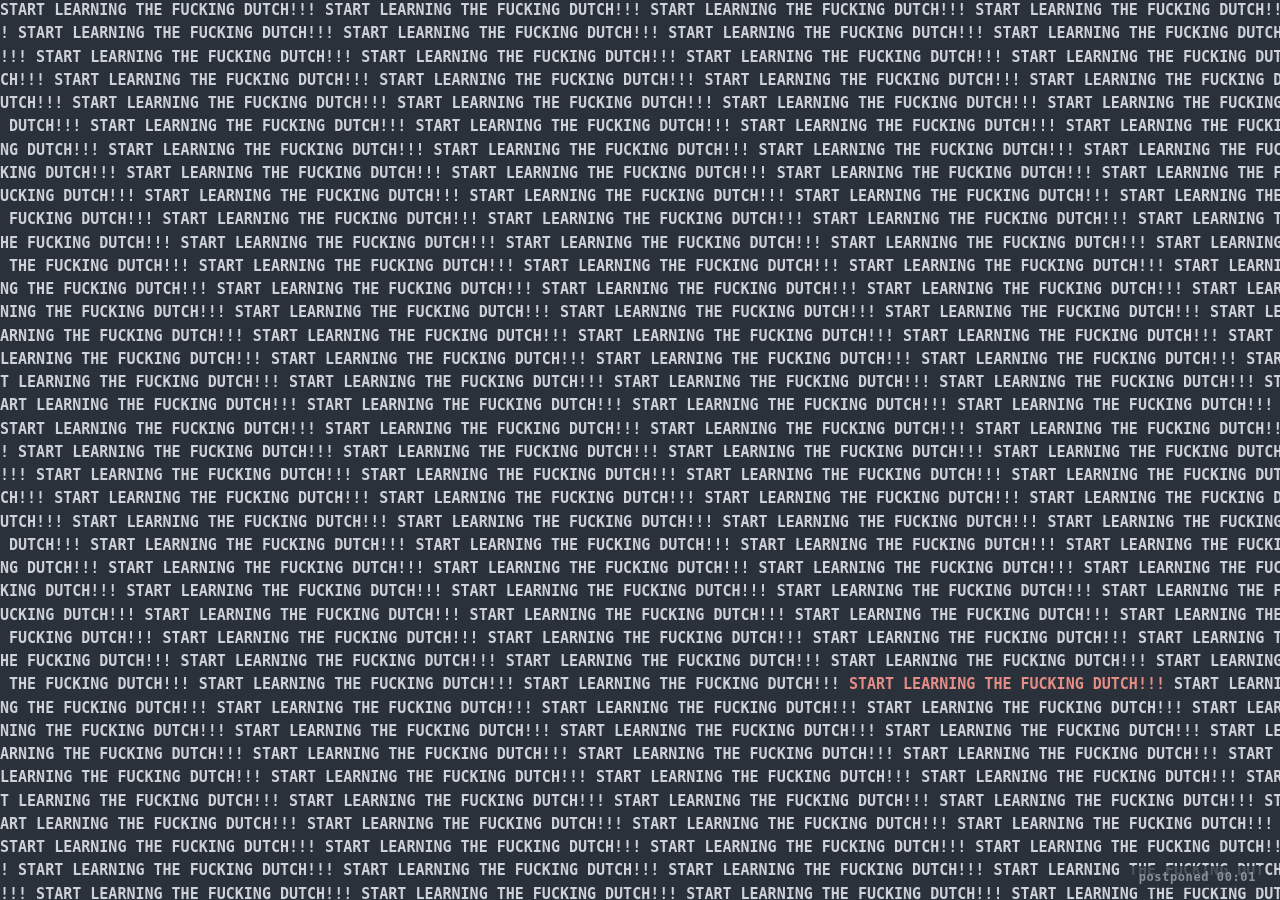
<file: typefun/2-look-away.html>
<!doctype html>
<!-- 2 · Look away: the wall flees from wherever you look (cursor/touch), and slowly turns red while you wait. Open in a browser. -->
<html lang="en"><head><meta charset="utf-8"><meta name="viewport" content="width=device-width,initial-scale=1">
<title>Look Away</title>
<style>
  html,body{margin:0;height:100%;background:#2b313a;overflow:hidden}
  canvas{display:block;width:100vw;height:100vh;cursor:none;touch-action:none}
  #clock{position:fixed;right:16px;bottom:12px;font:600 12px ui-monospace,Menlo,monospace;color:#8a929c;
    background:#2b313acc;padding:4px 8px;letter-spacing:.05em;pointer-events:none}
</style></head><body><canvas id="c"></canvas><div id="clock"></div>
<script>
(function () {
  var PHRASE = "START LEARNING THE FUCKING DUTCH!!! ";
  var FONT_PX = 15, LINE = 1.55, RADIUS = 150, PUSH = 1.0;
  var BASE = [205, 210, 216], RED = [255, 70, 55];
  var cv = document.getElementById("c"), x = cv.getContext("2d"), clock = document.getElementById("clock");
  var dpr, W, H, cw, ch, cols, rows, N, gx, gy, ox, oy, vx, vy, heat;
  var mouse = { x: -1e4, y: -1e4, on: false };

  function setup() {
    dpr = Math.min(devicePixelRatio || 1, 2); W = innerWidth; H = innerHeight;
    cv.width = W * dpr; cv.height = H * dpr; x.setTransform(dpr, 0, 0, dpr, 0, 0);
    x.font = "600 " + FONT_PX + "px ui-monospace, Menlo, monospace";
    cw = x.measureText("M").width; ch = FONT_PX * LINE;
    cols = Math.ceil(W / cw); rows = Math.ceil(H / ch) + 1; N = cols * rows;
    gx = new Float32Array(N); gy = new Float32Array(N); ox = new Float32Array(N); oy = new Float32Array(N);
    vx = new Float32Array(N); vy = new Float32Array(N); heat = heat && heat.length === N ? heat : new Float32Array(N);
    for (var i = 0; i < N; i++) { gx[i] = (i % cols) * cw; gy[i] = Math.floor(i / cols) * ch + FONT_PX; }
  }
  addEventListener("resize", setup); setup();

  function move(e) { mouse.x = e.clientX; mouse.y = e.clientY; mouse.on = true; }
  addEventListener("pointermove", move); addEventListener("pointerdown", move);
  document.addEventListener("pointerleave", function () { mouse.on = false; });
  addEventListener("pointerup", function (e) { if (e.pointerType !== "mouse") mouse.on = false; });

  // every few seconds one more phrase in the wall goes red: the guilt piles up
  var t0 = performance.now(), nextHeat = 0;
  function heatOne() {
    var start = Math.floor(Math.random() * N / PHRASE.length) * PHRASE.length;
    for (var k = 0; k < PHRASE.length - 1 && start + k < N; k++) heat[start + k] = Math.min(1, heat[start + k] + .5);
  }

  function frame(now) {
    var sec = (now - t0) / 1000;
    if (sec > nextHeat) { heatOne(); nextHeat = sec + Math.max(.4, 3.2 - sec / 60); }
    var m = Math.floor(sec / 60), s = Math.floor(sec % 60);
    clock.textContent = "postponed " + String(m).padStart(2, "0") + ":" + String(s).padStart(2, "0");

    x.fillStyle = "#2b313a"; x.fillRect(0, 0, W, H);
    var R2 = RADIUS * RADIUS, mx = mouse.on ? mouse.x : -1e4, my = mouse.on ? mouse.y : -1e4;
    for (var i = 0; i < N; i++) {
      var px = gx[i] + ox[i], py = gy[i] - FONT_PX * .35 + oy[i];
      var dx = px - mx, dy = py - my, d2 = dx * dx + dy * dy;
      if (d2 < R2) {
        var d = Math.sqrt(d2) + .001, f = (1 - d / RADIUS); f = f * f * 9 * PUSH;
        vx[i] += dx / d * f; vy[i] += dy / d * f;
      }
      vx[i] += -ox[i] * .015; vy[i] += -oy[i] * .015;   // slow spring back: it always returns
      vx[i] *= .86; vy[i] *= .86; ox[i] += vx[i]; oy[i] += vy[i];
      var c = PHRASE[i % PHRASE.length]; if (c === " ") continue;
      var off = Math.min(1, Math.hypot(ox[i], oy[i]) / 90), h = heat[i];
      var a = 1 - off * .85;
      var r = BASE[0] + (RED[0] - BASE[0]) * h, g = BASE[1] + (RED[1] - BASE[1]) * h, b = BASE[2] + (RED[2] - BASE[2]) * h;
      x.fillStyle = "rgba(" + (r | 0) + "," + (g | 0) + "," + (b | 0) + "," + a.toFixed(2) + ")";
      x.fillText(c, gx[i] + ox[i], gy[i] + oy[i]);
    }
    // the cursor is a small empty ring: the place you are looking at, always clear
    if (mouse.on) { x.strokeStyle = "#8a929c"; x.lineWidth = 1; x.beginPath(); x.arc(mouse.x, mouse.y, 4, 0, 7); x.stroke(); }
    requestAnimationFrame(frame);
  }
  requestAnimationFrame(frame);
})();
</script></body></html>
</file>
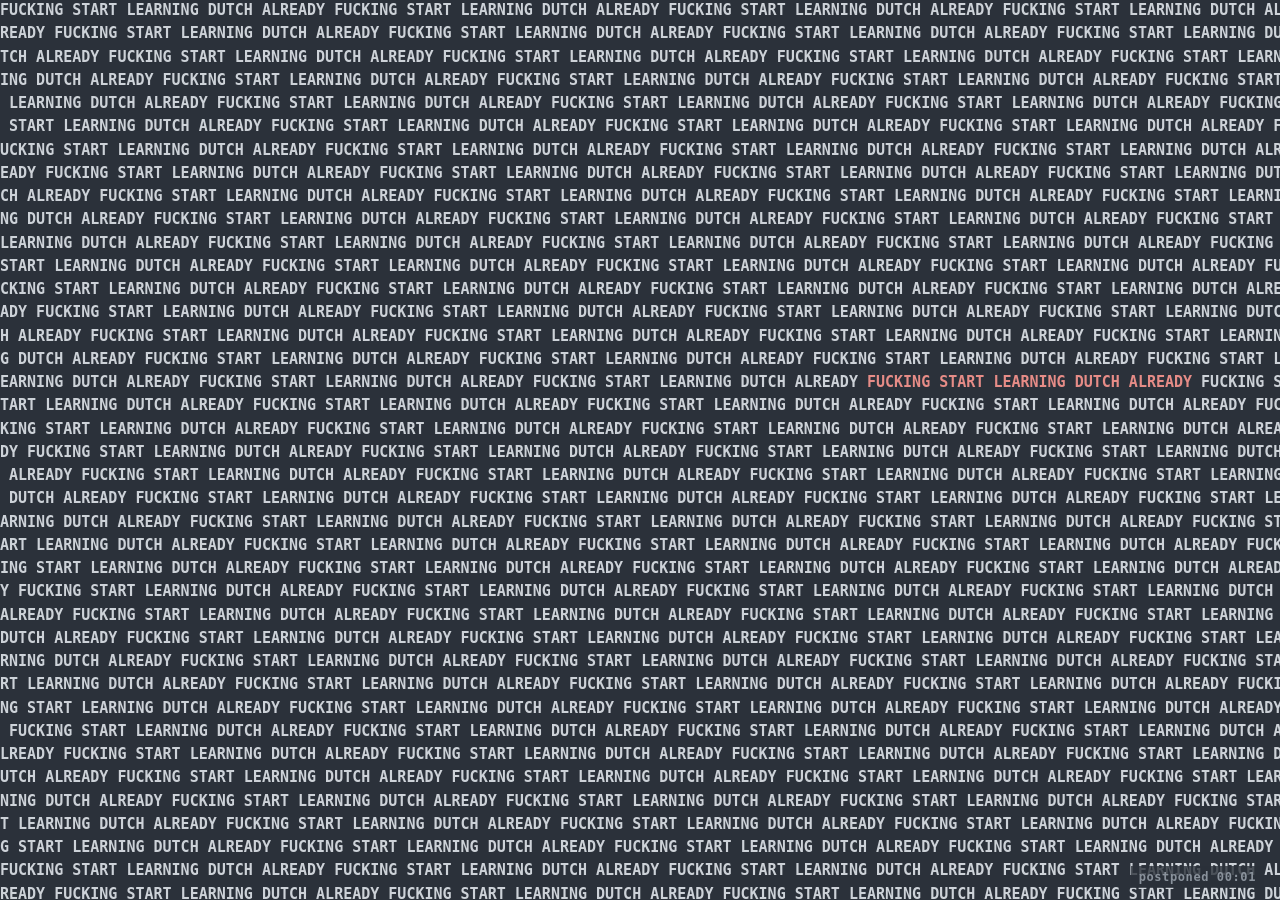
<file: typefun/2a-swirl.html>
<!doctype html>
<!-- 2a · Swirl: letters near the cursor spin around it like a drain of distractions, then drift back. Open in a browser. -->
<html lang="en"><head><meta charset="utf-8"><meta name="viewport" content="width=device-width,initial-scale=1">
<title>Swirl</title>
<style>
  html,body{margin:0;height:100%;background:#2b313a;overflow:hidden}
  canvas{display:block;width:100vw;height:100vh;cursor:none;touch-action:none}
  #clock{position:fixed;right:16px;bottom:12px;font:600 12px ui-monospace,Menlo,monospace;color:#8a929c;
    background:#2b313acc;padding:4px 8px;letter-spacing:.05em;pointer-events:none}
</style></head><body><canvas id="c"></canvas><div id="clock"></div>
<script>
(function () {
  var PHRASE = "FUCKING START LEARNING DUTCH ALREADY ";
  var FONT_PX = 15, LINE = 1.55, RADIUS = 190;
  var BASE = [205, 210, 216], RED = [255, 70, 55];
  var cv = document.getElementById("c"), x = cv.getContext("2d"), clock = document.getElementById("clock");
  var dpr, W, H, cw, ch, cols, rows, N, gx, gy, ox, oy, vx, vy, heat;
  var mouse = { x: -1e4, y: -1e4, on: false };

  function setup() {
    dpr = Math.min(devicePixelRatio || 1, 2); W = innerWidth; H = innerHeight;
    cv.width = W * dpr; cv.height = H * dpr; x.setTransform(dpr, 0, 0, dpr, 0, 0);
    x.font = "600 " + FONT_PX + "px ui-monospace, Menlo, monospace";
    cw = x.measureText("M").width; ch = FONT_PX * LINE;
    cols = Math.ceil(W / cw); rows = Math.ceil(H / ch) + 1; N = cols * rows;
    gx = new Float32Array(N); gy = new Float32Array(N); ox = new Float32Array(N); oy = new Float32Array(N);
    vx = new Float32Array(N); vy = new Float32Array(N); heat = new Float32Array(N);
    for (var i = 0; i < N; i++) { gx[i] = (i % cols) * cw; gy[i] = Math.floor(i / cols) * ch + FONT_PX; }
  }
  addEventListener("resize", setup); setup();
  function move(e) { mouse.x = e.clientX; mouse.y = e.clientY; mouse.on = true; }
  addEventListener("pointermove", move); addEventListener("pointerdown", move);
  document.addEventListener("pointerleave", function () { mouse.on = false; });
  addEventListener("pointerup", function (e) { if (e.pointerType !== "mouse") mouse.on = false; });

  var t0 = performance.now(), nextHeat = 0, L = PHRASE.length;
  function heatOne() {
    var s = Math.floor(Math.random() * N / L) * L;
    for (var k = 0; k < L - 1 && s + k < N; k++) heat[s + k] = Math.min(1, heat[s + k] + .5);
  }
  function frame(now) {
    var sec = (now - t0) / 1000;
    if (sec > nextHeat) { heatOne(); nextHeat = sec + Math.max(.4, 3.2 - sec / 60); }
    clock.textContent = "postponed " + String(Math.floor(sec / 60)).padStart(2, "0") + ":" + String(Math.floor(sec % 60)).padStart(2, "0");
    x.fillStyle = "#2b313a"; x.fillRect(0, 0, W, H);
    var R2 = RADIUS * RADIUS, mx = mouse.on ? mouse.x : -1e4, my = mouse.on ? mouse.y : -1e4;
    for (var i = 0; i < N; i++) {
      var px = gx[i] + ox[i], py = gy[i] - FONT_PX * .35 + oy[i];
      var dx = px - mx, dy = py - my, d2 = dx * dx + dy * dy;
      if (d2 < R2) {
        var d = Math.sqrt(d2) + .001, f = 1 - d / RADIUS;
        // tangential spin plus a little outward push keeps a calm eye in the middle
        vx[i] += (-dy / d * 3.2 + dx / d * 1.4) * f * f * 3;
        vy[i] += ( dx / d * 3.2 + dy / d * 1.4) * f * f * 3;
      }
      vx[i] += -ox[i] * .008; vy[i] += -oy[i] * .008;
      vx[i] *= .9; vy[i] *= .9; ox[i] += vx[i]; oy[i] += vy[i];
      var c = PHRASE[i % L]; if (c === " ") continue;
      var off = Math.min(1, Math.hypot(ox[i], oy[i]) / 140), h = heat[i], a = 1 - off * .75;
      x.fillStyle = "rgba(" + ((BASE[0] + (RED[0] - BASE[0]) * h) | 0) + "," + ((BASE[1] + (RED[1] - BASE[1]) * h) | 0) + "," +
        ((BASE[2] + (RED[2] - BASE[2]) * h) | 0) + "," + a.toFixed(2) + ")";
      if (off > .05) {             // letters in the swirl tilt along their path
        x.save(); x.translate(px, py + FONT_PX * .35); x.rotate(Math.atan2(vy[i], vx[i]) * off);
        x.fillText(c, 0, 0); x.restore();
      } else x.fillText(c, px, gy[i] + oy[i]);
    }
    if (mouse.on) { x.strokeStyle = "#8a929c"; x.lineWidth = 1; x.beginPath(); x.arc(mouse.x, mouse.y, 4, 0, 7); x.stroke(); }
    requestAnimationFrame(frame);
  }
  requestAnimationFrame(frame);
})();
</script></body></html>
</file>
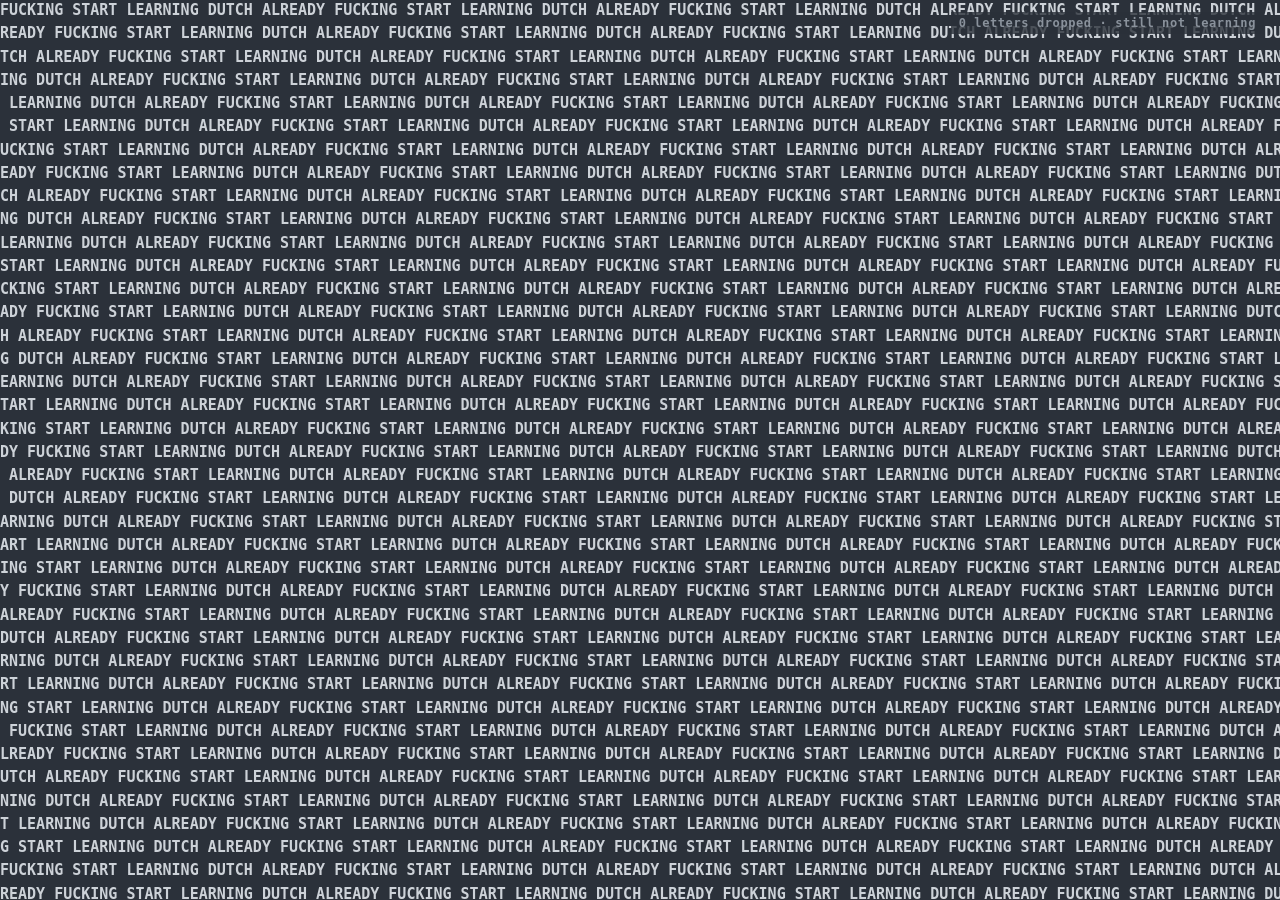
<file: typefun/2b-rubble.html>
<!doctype html>
<!-- 2b · Rubble: letters you touch fall and pile up at the bottom; the wall quietly grows back. Open in a browser. -->
<html lang="en"><head><meta charset="utf-8"><meta name="viewport" content="width=device-width,initial-scale=1">
<title>Rubble</title>
<style>
  html,body{margin:0;height:100%;background:#2b313a;overflow:hidden}
  canvas{display:block;width:100vw;height:100vh;cursor:none;touch-action:none}
  #clock{position:fixed;right:16px;top:12px;font:600 12px ui-monospace,Menlo,monospace;color:#8a929c;
    background:#2b313acc;padding:4px 8px;letter-spacing:.05em;pointer-events:none}
</style></head><body><canvas id="c"></canvas><div id="clock"></div>
<script>
(function () {
  var PHRASE = "FUCKING START LEARNING DUTCH ALREADY ";
  var FONT_PX = 15, LINE = 1.55, RADIUS = 60, REGROW = 6, PILE_MAX = .5;
  var cv = document.getElementById("c"), x = cv.getContext("2d"), clock = document.getElementById("clock");
  var dpr, W, H, cw, ch, cols, rows, N, gx, gy, state, born, fx, fy, fvx, fvy, fr, fvr, pile, heights;
  var mouse = { x: -1e4, y: -1e4, on: false }, L = PHRASE.length, fallen = 0;

  function setup() {
    dpr = Math.min(devicePixelRatio || 1, 2); W = innerWidth; H = innerHeight;
    cv.width = W * dpr; cv.height = H * dpr; x.setTransform(dpr, 0, 0, dpr, 0, 0);
    x.font = "600 " + FONT_PX + "px ui-monospace, Menlo, monospace";
    cw = x.measureText("M").width; ch = FONT_PX * LINE;
    cols = Math.ceil(W / cw); rows = Math.ceil(H / ch) + 1; N = cols * rows;
    gx = new Float32Array(N); gy = new Float32Array(N); state = new Uint8Array(N); born = new Float32Array(N);
    fx = new Float32Array(N); fy = new Float32Array(N); fvx = new Float32Array(N); fvy = new Float32Array(N);
    fr = new Float32Array(N); fvr = new Float32Array(N);
    pile = []; heights = new Float32Array(cols + 1);
    for (var i = 0; i < N; i++) { gx[i] = (i % cols) * cw; gy[i] = Math.floor(i / cols) * ch + FONT_PX; born[i] = -99; }
  }
  addEventListener("resize", setup); setup();
  function move(e) { mouse.x = e.clientX; mouse.y = e.clientY; mouse.on = true; }
  addEventListener("pointermove", move); addEventListener("pointerdown", move);
  document.addEventListener("pointerleave", function () { mouse.on = false; });
  addEventListener("pointerup", function (e) { if (e.pointerType !== "mouse") mouse.on = false; });

  var t0 = performance.now();
  function frame(now) {
    var sec = (now - t0) / 1000;
    clock.textContent = fallen + " letters dropped · still not learning";
    x.fillStyle = "#2b313a"; x.fillRect(0, 0, W, H);
    var R2 = RADIUS * RADIUS, mx = mouse.on ? mouse.x : -1e4, my = mouse.on ? mouse.y : -1e4;

    // rubble on the floor (drawn first, under the wall)
    x.fillStyle = "rgb(255,95,70)";
    for (var p = 0; p < pile.length; p++) {
      var r = pile[p]; x.save(); x.translate(r[0], r[1]); x.rotate(r[3]); x.fillText(r[2], 0, 0); x.restore();
    }

    for (var i = 0; i < N; i++) {
      var c = PHRASE[i % L];
      if (state[i] === 0) {
        var dx = gx[i] + cw / 2 - mx, dy = gy[i] - FONT_PX * .35 - my;
        if (c !== " " && dx * dx + dy * dy < R2) {          // knocked loose
          state[i] = 1; fx[i] = gx[i]; fy[i] = gy[i];
          var d = Math.sqrt(dx * dx + dy * dy) + .01;
          fvx[i] = dx / d * 3 + (Math.random() - .5) * 2; fvy[i] = dy / d * 2 - 2; fr[i] = 0; fvr[i] = (Math.random() - .5) * .3;
        } else if (c !== " ") {
          var a = Math.min(1, (sec - born[i]) / 1.5);        // regrown letters fade back in
          x.fillStyle = "rgba(205,210,216," + a.toFixed(2) + ")"; x.fillText(c, gx[i], gy[i]);
        }
      } else if (state[i] === 1) {
        fvy[i] += .45; fx[i] += fvx[i]; fy[i] += fvy[i]; fr[i] += fvr[i]; fvx[i] *= .99;
        if (fx[i] < 0) { fx[i] = 0; fvx[i] *= -.5; } if (fx[i] > W - cw) { fx[i] = W - cw; fvx[i] *= -.5; }
        var col = Math.max(0, Math.min(cols, Math.round(fx[i] / cw)));
        var floor = H - heights[col];
        if (fy[i] >= floor) {
          if (heights[col] < H * PILE_MAX) { pile.push([fx[i], floor, c, fr[i] % .6]); heights[col] += FONT_PX * .55; }
          state[i] = 2; born[i] = sec; fallen++;
        } else {
          x.fillStyle = "rgb(235,160,140)";
          x.save(); x.translate(fx[i], fy[i]); x.rotate(fr[i]); x.fillText(c, 0, 0); x.restore();
        }
      } else if (sec - born[i] > REGROW) { state[i] = 0; born[i] = sec; }  // the wall always comes back
    }
    if (mouse.on) { x.strokeStyle = "#8a929c"; x.lineWidth = 1; x.beginPath(); x.arc(mouse.x, mouse.y, 4, 0, 7); x.stroke(); }
    requestAnimationFrame(frame);
  }
  requestAnimationFrame(frame);
})();
</script></body></html>
</file>
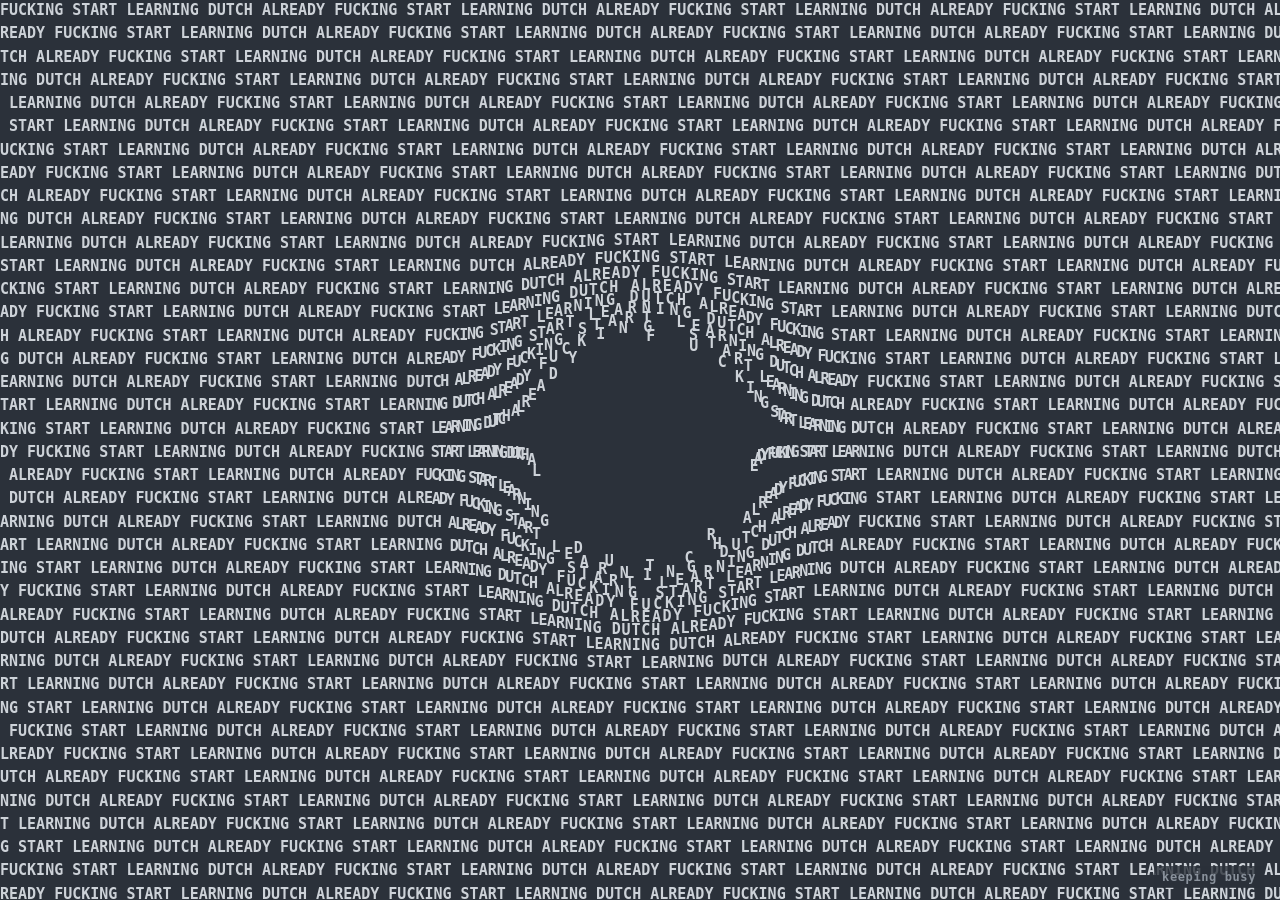
<file: typefun/2c-closing-in.html>
<!doctype html>
<!-- 2c · Closing in: moving the cursor keeps the wall away; stay still and it closes in on you and turns red. Open in a browser. -->
<html lang="en"><head><meta charset="utf-8"><meta name="viewport" content="width=device-width,initial-scale=1">
<title>Closing In</title>
<style>
  html,body{margin:0;height:100%;background:#2b313a;overflow:hidden}
  canvas{display:block;width:100vw;height:100vh;cursor:none;touch-action:none}
  #clock{position:fixed;right:16px;bottom:12px;font:600 12px ui-monospace,Menlo,monospace;color:#8a929c;
    background:#2b313acc;padding:4px 8px;letter-spacing:.05em;pointer-events:none}
</style></head><body><canvas id="c"></canvas><div id="clock"></div>
<script>
(function () {
  var PHRASE = "FUCKING START LEARNING DUTCH ALREADY ";
  var FONT_PX = 15, LINE = 1.55, R_MAX = 230, CALM = 2.5;   // CALM: sec of stillness before it closes in
  var BASE = [205, 210, 216], RED = [255, 70, 55];
  var cv = document.getElementById("c"), x = cv.getContext("2d"), clock = document.getElementById("clock");
  var dpr, W, H, cw, ch, cols, rows, N, gx, gy, ox, oy, vx, vy;
  var mouse = { x: innerWidth / 2, y: innerHeight / 2, on: false }, busy = 0, still = 0, lastX = 0, lastY = 0;

  function setup() {
    dpr = Math.min(devicePixelRatio || 1, 2); W = innerWidth; H = innerHeight;
    cv.width = W * dpr; cv.height = H * dpr; x.setTransform(dpr, 0, 0, dpr, 0, 0);
    x.font = "600 " + FONT_PX + "px ui-monospace, Menlo, monospace";
    cw = x.measureText("M").width; ch = FONT_PX * LINE;
    cols = Math.ceil(W / cw); rows = Math.ceil(H / ch) + 1; N = cols * rows;
    gx = new Float32Array(N); gy = new Float32Array(N); ox = new Float32Array(N); oy = new Float32Array(N);
    vx = new Float32Array(N); vy = new Float32Array(N);
    for (var i = 0; i < N; i++) { gx[i] = (i % cols) * cw; gy[i] = Math.floor(i / cols) * ch + FONT_PX; }
  }
  addEventListener("resize", setup); setup();
  function move(e) { mouse.x = e.clientX; mouse.y = e.clientY; mouse.on = true; }
  addEventListener("pointermove", move); addEventListener("pointerdown", move);
  document.addEventListener("pointerleave", function () { mouse.on = false; });

  var t0 = performance.now(), prev = t0, L = PHRASE.length;
  function frame(now) {
    var dt = Math.min(.05, (now - prev) / 1000); prev = now;
    var sp = Math.hypot(mouse.x - lastX, mouse.y - lastY); lastX = mouse.x; lastY = mouse.y;
    // moving = looking busy: it buys a clear space. Stillness eats it.
    busy = Math.min(1, busy + sp * .004);
    if (sp < 1) still += dt; else still = Math.max(0, still - dt * 4);
    if (still > CALM) busy = Math.max(0, busy - dt * .35);
    var R = R_MAX * busy, pull = Math.max(0, Math.min(1, (still - CALM - 2) / 6));
    clock.textContent = still > CALM ? "sitting still " + still.toFixed(1) + "s" : "keeping busy";

    x.fillStyle = "#2b313a"; x.fillRect(0, 0, W, H);
    var mx = mouse.x, my = mouse.y;
    for (var i = 0; i < N; i++) {
      var px = gx[i] + ox[i], py = gy[i] - FONT_PX * .35 + oy[i];
      var dx = px - mx, dy = py - my, d = Math.hypot(dx, dy) + .001;
      if (d < R) { var f = 1 - d / R; f = f * f * 7; vx[i] += dx / d * f; vy[i] += dy / d * f; }
      var hd = Math.hypot(gx[i] - mx, gy[i] - my);
      if (pull > 0 && hd < 320) {                       // after long stillness the wall leans in on you
        var k = pull * (1 - hd / 320) * .9; vx[i] -= dx / d * k; vy[i] -= dy / d * k;
      }
      vx[i] += -ox[i] * .02; vy[i] += -oy[i] * .02;
      vx[i] *= .85; vy[i] *= .85; ox[i] += vx[i]; oy[i] += vy[i];
      var c = PHRASE[i % L]; if (c === " ") continue;
      var near = Math.max(0, 1 - Math.hypot(gx[i] + ox[i] - mx, gy[i] + oy[i] - my) / 360);
      var h = Math.min(1, pull * near * 1.6 + Math.max(0, still - CALM) / 30 * .3);
      x.fillStyle = "rgb(" + ((BASE[0] + (RED[0] - BASE[0]) * h) | 0) + "," + ((BASE[1] + (RED[1] - BASE[1]) * h) | 0) + "," + ((BASE[2] + (RED[2] - BASE[2]) * h) | 0) + ")";
      if (h > .3) { var s = 1 + (h - .3) * .5; x.save(); x.translate(gx[i] + ox[i], gy[i] + oy[i]); x.scale(s, s); x.fillText(c, 0, 0); x.restore(); }
      else x.fillText(c, gx[i] + ox[i], gy[i] + oy[i]);
    }
    if (mouse.on) { x.strokeStyle = "#8a929c"; x.lineWidth = 1; x.beginPath(); x.arc(mx, my, 4, 0, 7); x.stroke(); }
    requestAnimationFrame(frame);
  }
  requestAnimationFrame(frame);
})();
</script></body></html>
</file>
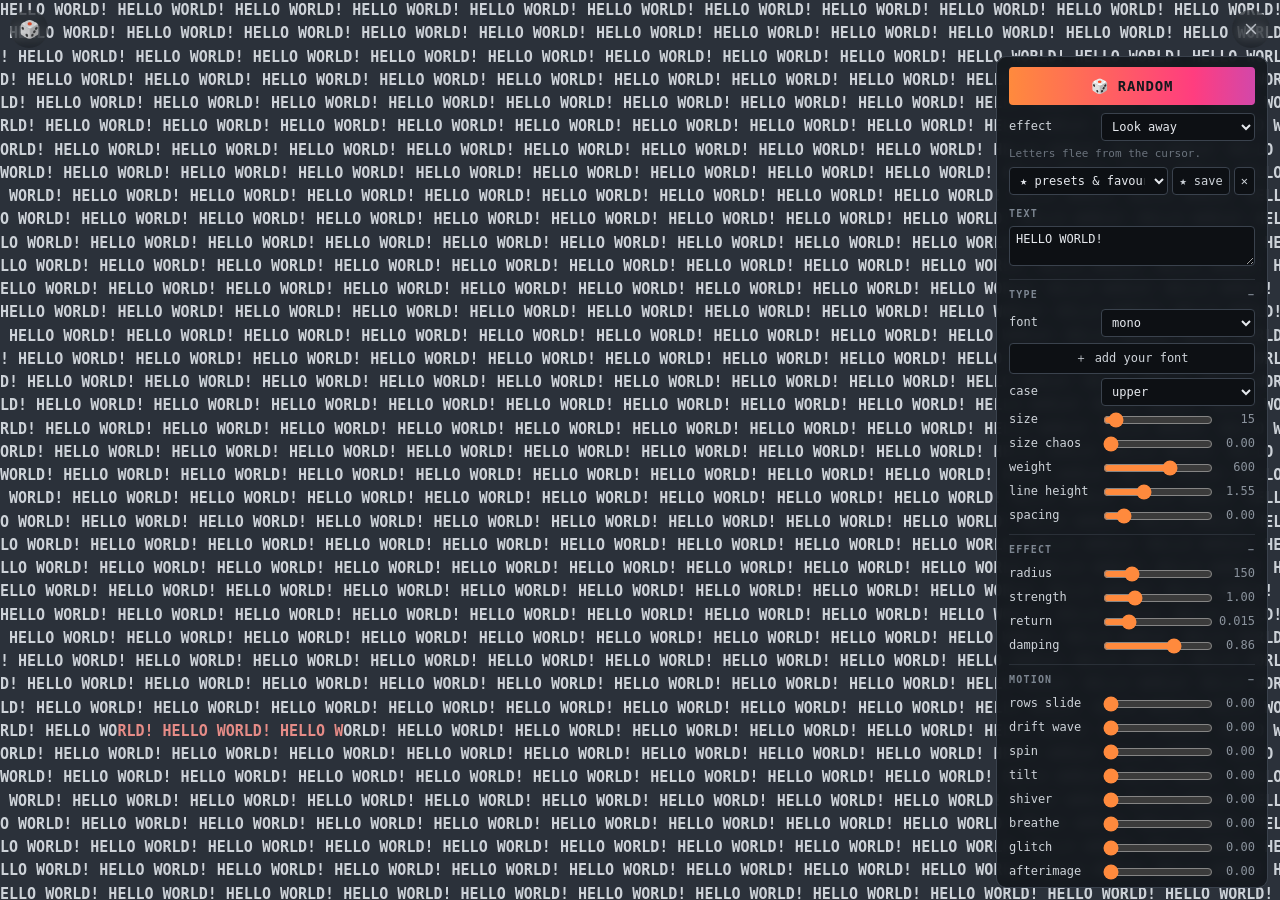
<file: typefun/studio.html>
<!doctype html>
<!-- typefun: typography playground. Random, effects, favourites, colour flow. Keys: R random, H panel, Space pause, S PNG. -->
<html lang="en"><head><meta charset="utf-8">
<meta name="viewport" content="width=device-width,initial-scale=1,maximum-scale=1,user-scalable=no,viewport-fit=cover">
<meta name="apple-mobile-web-app-capable" content="yes"><meta name="mobile-web-app-capable" content="yes">
<meta name="apple-mobile-web-app-status-bar-style" content="black-translucent"><meta name="apple-mobile-web-app-title" content="typefun">
<meta name="theme-color" content="#2b313a">
<link rel="manifest" href="studio.webmanifest"><link rel="apple-touch-icon" href="typefun-icon-180.png">
<title>typefun</title>
<style>
  html,body{margin:0;height:100%;overflow:hidden;background:#2b313a}
  /* touch lock: no scroll bounce, no pinch, no text select / callout, so one finger only plays with the letters */
  html,body{position:fixed;inset:0;overscroll-behavior:none;touch-action:none;-webkit-user-select:none;user-select:none;
    -webkit-touch-callout:none;-webkit-tap-highlight-color:transparent}
  #panel{touch-action:pan-y}#panel input,#panel select,#panel textarea{touch-action:auto}
  #panel textarea,#panel input[type=text]{-webkit-user-select:text;user-select:text}
  canvas{display:block;position:fixed;left:0;top:0;width:100vw;height:100vh;cursor:none;touch-action:none}
  #hud{position:fixed;right:16px;bottom:12px;font:600 12px ui-monospace,Menlo,monospace;color:#8a929c;
    background:#0006;padding:4px 8px;letter-spacing:.05em;pointer-events:none}
  .fab{position:fixed;top:max(10px,env(safe-area-inset-top));width:38px;height:38px;min-height:0!important;padding:0;border:0;border-radius:50%;
    background:#14181d8c;-webkit-backdrop-filter:blur(6px);backdrop-filter:blur(6px);color:#cfd4da;opacity:.8;display:grid;place-items:center;font-size:17px;line-height:1;z-index:5}
  .fab:hover{opacity:1}
  #toggle{right:max(10px,env(safe-area-inset-right))}
  #miniRandom{left:max(10px,env(safe-area-inset-left))}
  .fab svg{width:18px;height:18px;stroke:currentColor;stroke-width:1.6;fill:none;stroke-linecap:round;stroke-linejoin:round}
  .mb{display:none;top:auto!important;bottom:max(10px,env(safe-area-inset-bottom))}
  #mShot{left:max(10px,env(safe-area-inset-left))}#mVid{right:max(10px,env(safe-area-inset-right))}
  #mVid .dot{width:13px;height:13px;border-radius:50%;background:#ff3b3b;box-shadow:0 0 0 2px #14181d,0 0 0 3.5px #cfd4dacc}
  @media (max-width:480px),(pointer:coarse){.mb{display:grid}body.open .mb{display:none}}
  body.open #toggle .i-open,body:not(.open) #toggle .i-close{display:none}
  #rec{position:fixed;left:50%;top:max(10px,env(safe-area-inset-top));transform:translateX(-50%);display:none;z-index:6;
    font:600 12px ui-monospace,Menlo,monospace;color:#fff;background:#d0202ecc;padding:7px 12px;white-space:nowrap;border-radius:16px;border:0;min-height:0!important}
  body.recording #rec{display:block}
  body.recording .fab:not(#miniRandom),body.recording #panel,body.recording #hud{display:none!important}
  body.recording{background:#000!important}
  #done{position:fixed;left:50%;top:50%;transform:translate(-50%,-50%);z-index:7;background:#14181df2;color:#e6e9ee;border:1px solid #3a424d;
    border-radius:10px;padding:14px;font:12px ui-monospace,Menlo,monospace;width:min(280px,calc(100vw - 32px));box-sizing:border-box;text-align:center}
  #done[hidden]{display:none}#done video{width:100%;max-height:40vh;border-radius:6px;background:#000;margin-bottom:8px}
  #done .btns{margin-top:6px}
  #fontFile{display:none}
  #panel{position:fixed;top:56px;right:12px;width:min(272px,calc(100vw - 24px));max-height:calc(100vh - 68px);overflow:auto;
    background:#14181dee;color:#cfd4da;font:12px/1.3 ui-monospace,Menlo,monospace;border:1px solid #3a424d;
    border-radius:10px;padding:10px 12px;box-sizing:border-box;cursor:auto;backdrop-filter:blur(6px)}
  #panel.hidden{display:none}
  #panel h2{margin:12px 0 6px;font-size:10px;letter-spacing:.12em;color:#7d8691;text-transform:uppercase;font-weight:600}
  #panel details{border-top:1px solid #2a3038;margin-top:8px}
  #panel summary{cursor:pointer;list-style:none;padding:8px 0 4px;font-size:10px;letter-spacing:.12em;color:#7d8691;text-transform:uppercase;font-weight:600;display:flex;justify-content:space-between}
  #panel summary::-webkit-details-marker{display:none}
  #panel summary::after{content:"+"}#panel details[open] summary::after{content:"−"}
  #recBtn{width:100%;margin-top:6px;padding:9px;font-weight:700;color:#fff;background:#b3202c;border-color:#d0202e}
  @media (pointer:coarse){select,input[type=text],textarea{font-size:16px}button{min-height:44px}input[type=range]{height:32px}}
  @media (max-width:480px){#panel{top:auto;bottom:0;left:0;right:auto;width:100vw;max-height:60dvh;border-radius:14px 14px 0 0;border-width:1px 0 0;padding-bottom:max(12px,env(safe-area-inset-bottom))}
    #hud{right:auto;left:50%;transform:translateX(-50%);bottom:auto;top:max(18px,calc(env(safe-area-inset-top) + 8px))}}
  .row{display:grid;grid-template-columns:86px 1fr 38px;align-items:center;gap:6px;margin:4px 0}
  .row span.v{text-align:right;color:#8a929c}
  .row.wide{grid-template-columns:86px 1fr}
  input[type=range]{width:100%;accent-color:#ff8a3d}
  input[type=text],select,textarea{width:100%;box-sizing:border-box;background:#0d1014;color:#e6e9ee;border:1px solid #3a424d;
    border-radius:4px;padding:5px 6px;font:12px ui-monospace,Menlo,monospace}
  textarea{resize:vertical;min-height:40px}
  input[type=color]{width:100%;height:22px;border:1px solid #3a424d;background:none;padding:0;border-radius:4px}
  button{background:#0d1014;color:#cfd4da;border:1px solid #3a424d;border-radius:4px;padding:6px 6px;
    font:12px ui-monospace,Menlo,monospace;cursor:pointer}
  button:hover{border-color:#7d8691}
  #random{width:100%;padding:11px;font-size:14px;font-weight:700;letter-spacing:.06em;color:#14181d;border:0;
    background:linear-gradient(90deg,#ff8a3d,#ff3d7f,#7a5cff,#3dc8ff,#ff8a3d);background-size:300% 100%;animation:slide 6s linear infinite}
  @keyframes slide{to{background-position:300% 0}}
  .line{display:flex;gap:4px;margin-top:6px}.line select{flex:1}.line button{flex:0 0 auto}
  .btns{display:flex;gap:4px;margin-top:10px}.btns button{flex:1}
  .hint{color:#6b737d;font-size:11px;margin:6px 0 0}
  #toast{position:fixed;left:50%;bottom:24px;transform:translateX(-50%);background:#14181dee;color:#e6e9ee;
    font:12px ui-monospace,Menlo,monospace;padding:6px 12px;border-radius:6px;border:1px solid #3a424d;opacity:0;transition:opacity .3s;pointer-events:none}
  #coffee{display:block;margin-top:6px;padding:8px;text-align:center;border-radius:4px;background:#ffdd00;color:#14181d;font-weight:700;text-decoration:none}
  #coffee:hover{filter:brightness(1.08)}
  #thanks{position:relative;margin-top:6px;padding:8px 26px 8px 10px;border:1px solid #ffdd00;border-radius:6px;background:#1c1f14;font-size:11px;line-height:1.4;animation:pop .35s ease-out}
  #thanks[hidden]{display:none}#thanks b{display:block;color:#ffdd00;font-size:12px}#thanks span{display:block;color:#b7bdc4}
  #thanks a{display:inline-block;margin-top:6px;padding:4px 8px;border-radius:4px;background:#ffdd00;color:#14181d;font-weight:700;text-decoration:none}
  #thanksX{position:absolute;top:4px;right:4px;min-height:0;padding:0 5px;border:0;background:none;color:#7d8691}
  @keyframes pop{from{opacity:0;transform:translateY(-4px) scale(.96)}}
</style></head><body>
<canvas id="c"></canvas><div id="hud"></div><div id="toast"></div>
<button id="miniRandom" class="fab" title="random (R)" aria-label="random">🎲</button>
<button id="toggle" class="fab" title="controls (H)" aria-label="show or hide controls">
  <svg class="i-open" viewBox="0 0 20 20"><path d="M4 6h12M4 10h12M4 14h12"/></svg><svg class="i-close" viewBox="0 0 20 20"><path d="M5 5l10 10M15 5L5 15"/></svg></button>
<button id="mShot" class="fab mb" title="save picture" aria-label="save picture">
  <svg viewBox="0 0 20 20"><path d="M3 7h3l1.5-2h5L14 7h3v9H3z"/><circle cx="10" cy="11.3" r="2.8"/></svg></button>
<button id="mVid" class="fab mb" title="record video" aria-label="record video"><span class="dot"></span></button>
<button id="rec" title="tap to stop">● REC</button>
<div id="done" hidden><video id="doneVid" playsinline muted loop autoplay></video><div id="doneInfo"></div>
  <div class="btns"><button id="doneSave">⬇ save</button><button id="doneShare">share</button><button id="doneX">close</button></div></div>
<input type="file" id="fontFile" accept=".ttf,.otf,.woff,.woff2,font/ttf,font/otf,font/woff,font/woff2">
<div id="panel">
  <button id="random">🎲 RANDOM</button>
  <div class="row wide" style="margin-top:8px"><span>effect</span><select id="effect"></select></div>
  <p class="hint" id="effectNote"></p>
  <div class="line"><select id="favs"></select><button id="favSave" title="save as favourite">★ save</button><button id="favDel" title="delete this favourite">✕</button></div>
  <h2>Text</h2>
  <textarea id="text" spellcheck="false"></textarea>
  <div id="controls"></div>
  <details id="vid"><summary>Video</summary>
    <label class="row wide"><span>duration</span><select id="vDur"><option value="5">5 s</option><option value="10">10 s</option><option value="15">15 s</option><option value="30">30 s</option><option value="60">60 s</option></select></label>
    <label class="row wide"><span>aspect</span><select id="vAsp"><option value="screen">screen</option><option value="9:16">9:16 story</option><option value="4:5">4:5 post</option><option value="1:1">1:1 square</option><option value="16:9">16:9 wide</option></select></label>
    <label class="row wide"><span>quality</span><select id="vQ"><option value="720">720p · light</option><option value="1080">1080p · high</option><option value="2160">4K · max</option></select></label>
    <button id="recBtn">● record video</button>
    <p class="hint">Records in real time. Play with the letters while it runs. Tap REC to stop early.</p>
  </details>
  <button id="aiCopy" style="width:100%;margin-top:10px;padding:9px;font-weight:700">⧉ copy for AI (embed prompt)</button>
  <div id="thanks" hidden><b>Like my work?</b><span>This product is free thanks to donations.</span><a href="https://buymeacoffee.com/eugeneshemchuk" target="_blank" rel="noopener">☕ buy me a coffee</a><button id="thanksX" title="close">✕</button></div>
  <a id="coffee" href="https://buymeacoffee.com/eugeneshemchuk" target="_blank" rel="noopener">☕ buy me a coffee</a>
  <div class="btns"><button id="reset">reset</button><button id="link">copy link</button><button id="hide">hide (H)</button></div>
  <p class="hint">R random · Space pause · S save PNG · V record · tap/click for Ripple &amp; Explode</p>
</div>
<script>
(function () {
  // ---------- effects: the mechanic + its own physics defaults ----------
  var EFFECTS = {
    lookaway: { label: "Look away", note: "Letters flee from the cursor.", radius: 150, strength: 1, spring: .015, damping: .86 },
    swirl:    { label: "Swirl", note: "Letters orbit the cursor.", radius: 190, strength: 1, spring: .008, damping: .9 },
    magnet:   { label: "Magnet", note: "Letters are pulled in and grow.", radius: 220, strength: .8, spring: .03, damping: .82 },
    closing:  { label: "Closing in", note: "Keep moving. Sit still and it closes in.", radius: 230, strength: 1, spring: .02, damping: .85 },
    rubble:   { label: "Rubble", note: "Touched letters fall and pile up.", radius: 60, strength: 1, spring: .015, damping: .86 },
    ripple:   { label: "Ripple", note: "Click or tap: rings push the letters.", radius: 90, strength: 1, spring: .02, damping: .88 },
    explode:  { label: "Explode", note: "Click or tap: letters blow apart and come back.", radius: 280, strength: 1, spring: .006, damping: .94 },
    heat:     { label: "Heat", note: "Letters near the cursor get bolder and hotter. Set weight low for the full range.", radius: 420, strength: 1, spring: .02, damping: .86 },
    grow:     { label: "Grow", note: "Glyph wall: letters swell as you come near. Try many different glyphs.", radius: 220, strength: 1, spring: .02, damping: .86 },
    poster:   { label: "Poster", note: "One big word along the edge, turned 90°. Push it around.", radius: 260, strength: 1.2, spring: .02, damping: .86 },
    stack:    { label: "Stack", note: "The word repeats in sliced strips that follow the cursor.", radius: 150, strength: 1, spring: .02, damping: .86 },
    none:     { label: "Just motion", note: "No cursor effect. Only the motion extras.", radius: 150, strength: 1, spring: .02, damping: .86 }
  };
  var FONTS = {
    mono: "ui-monospace, SFMono-Regular, Menlo, monospace", courier: "'Courier New', Courier, monospace",
    helvetica: "'Helvetica Neue', Helvetica, Arial, sans-serif", impact: "Impact, 'Arial Black', sans-serif",
    georgia: "Georgia, serif", times: "'Times New Roman', Times, serif", futura: "Futura, 'Avenir Next', sans-serif",
    didot: "Didot, 'Bodoni 72', 'Bodoni MT', serif", rockwell: "Rockwell, 'American Typewriter', serif",
    marker: "'Marker Felt', 'Comic Sans MS', cursive", chalk: "Chalkduster, 'Bradley Hand', cursive",
    copperplate: "Copperplate, 'Copperplate Gothic Light', fantasy",
    system: "system-ui, -apple-system, 'Segoe UI', Roboto, 'Helvetica Neue', Arial, sans-serif"
  };
  var DEFAULTS = {
    text: "HELLO WORLD!", effect: "lookaway", font: "mono", size: 15, weight: 600, line: 1.55, spacing: 0,
    sizeMix: 0, caseMode: "upper", seed: 1,
    radius: 150, strength: 1, spring: .015, damping: .86, tilt: 0, regrow: 6, gravity: .45, pileMax: .5, calm: 2.5,
    guiltRate: 1, jitter: 0, wave: 0, breathe: 0, spin: 0, slide: 0, glitch: 0, trail: 0, widen: 0, reveal: 0,
    flow: 0, flowSpeed: .5, palette: "rainbow", blobs: 0, bg: "#2b313a", ink: "#cdd2d8", guilt: "#ff4637", counter: 0, ring: 1
  };
  var CONTROLS = [
    ["h", "Type"],
    ["select", "font", "font", function () { return Object.keys(FONTS); }],
    ["select", "caseMode", "case", ["upper", "lower", "as typed", "mixed"]],
    ["range", "size", "size", 4, 200, 1], ["range", "sizeMix", "size chaos", 0, 1.5, .05],
    ["range", "weight", "weight", 100, 900, 100], ["range", "line", "line height", .5, 3.5, .05],
    ["range", "spacing", "spacing", -40, 240, .5],
    ["h", "Effect"],
    ["range", "radius", "radius", 20, 600, 5], ["range", "strength", "strength", 0, 4, .05],
    ["range", "spring", "return", 0, .08, .001], ["range", "damping", "damping", .6, .99, .01],
    ["range", "regrow", "regrow s", 1, 30, .5, "rubble"], ["range", "gravity", "gravity", .05, 1.5, .05, "rubble"],
    ["range", "pileMax", "pile max", .1, .9, .05, "rubble"], ["range", "calm", "calm s", .5, 10, .5, "closing"],
    ["range", "widen", "widen", 0, 1, .05, "heat"],
    ["h", "Motion"],
    ["range", "slide", "rows slide", 0, 3, .05], ["range", "wave", "drift wave", 0, 1.5, .02],
    ["range", "spin", "spin", 0, 1, .02], ["range", "tilt", "tilt", 0, 1, .05],
    ["range", "jitter", "shiver", 0, 1, .02], ["range", "breathe", "breathe", 0, 1, .02],
    ["range", "glitch", "glitch", 0, 1, .02], ["range", "trail", "afterimage", 0, .97, .01],
    ["range", "reveal", "reveal in s", 0, 4, .1],
    ["h", "Colour"],
    ["select", "palette", "palette", ["rainbow", "sunset", "electric", "mint", "ember", "ocean", "mono", "heat"]],
    ["range", "flow", "colour flow", 0, 1, .02], ["range", "flowSpeed", "flow speed", 0, 3, .05],
    ["range", "blobs", "floating bg", 0, 1, .02], ["range", "guiltRate", "guilt", 0, 4, .1],
    ["color", "bg", "background"], ["color", "ink", "ink"], ["color", "guilt", "guilt"],
    ["check", "counter", "show counter"], ["check", "ring", "show cursor ring"]
  ];
  var LAYOUT_KEYS = /^(size|sizeMix|weight|line|spacing|font|caseMode|text|seed)$/;

  var S = Object.assign({}, DEFAULTS);
  function lsGet(k) { try { return JSON.parse(localStorage.getItem(k)); } catch (e) { return null; } }
  function lsSet(k, v) { try { localStorage.setItem(k, JSON.stringify(v)); } catch (e) {} }
  function save() { lsSet("typefun-last", S); }

  // ---------- UI ----------
  var $ = function (id) { return document.getElementById(id); };
  var panel = $("panel"), ctl = $("controls"), effectEl = $("effect"), textEl = $("text"), favsEl = $("favs");
  Object.keys(EFFECTS).forEach(function (k) {
    var o = document.createElement("option"); o.value = k; o.textContent = EFFECTS[k].label; effectEl.appendChild(o);
  });
  effectEl.onchange = function () {
    var e = EFFECTS[effectEl.value]; S.effect = effectEl.value;
    ["radius", "strength", "spring", "damping"].forEach(function (k) { S[k] = e[k]; });
    setup(); buildUI(); save();           // poster and stack need a new layout
  };
  textEl.oninput = function () { S.text = textEl.value; setup(); save(); };

  function buildUI() {
    effectEl.value = S.effect; $("effectNote").textContent = EFFECTS[S.effect].note;
    if (document.activeElement !== textEl) textEl.value = S.text;
    ctl.innerHTML = ""; var sect = null;
    CONTROLS.forEach(function (c) {
      if (c[0] === "h") {
        sect = document.createElement("details"); sect.open = closed[c[1]] !== true;
        sect.innerHTML = "<summary>" + c[1] + "</summary>"; var nm = c[1];
        sect.ontoggle = function () { closed[nm] = !this.open; lsSet("typefun-closed", closed); };
        ctl.appendChild(sect); return;
      }
      if (c[0] === "range" && c[6] && c[6].split("|").indexOf(S.effect) < 0) return;
      var row = document.createElement("label"); row.className = "row" + (c[0] === "range" ? "" : " wide");
      var lab = c[2]; if (c[1] === "radius" && S.effect === "ripple") lab = "ring width";
      row.innerHTML = "<span>" + lab + "</span>"; var input, val;
      if (c[0] === "range") {
        input = document.createElement("input"); input.type = "range"; input.min = c[3]; input.max = c[4]; input.step = c[5];
        input.value = S[c[1]]; val = document.createElement("span"); val.className = "v";
        var fmt = function () { val.textContent = (+input.value).toFixed(c[5] < .01 ? 3 : c[5] < 1 ? 2 : 0); }; fmt();
        input.oninput = function () { S[c[1]] = +input.value; fmt(); if (LAYOUT_KEYS.test(c[1])) setup(); save(); };
      } else if (c[0] === "select") {
        input = document.createElement("select");
        (typeof c[3] === "function" ? c[3]() : c[3]).forEach(function (o) { var op = document.createElement("option"); op.value = op.textContent = o; input.appendChild(op); });
        input.value = S[c[1]]; input.onchange = function () { S[c[1]] = input.value; setup(); save(); };
      } else if (c[0] === "color") {
        input = document.createElement("input"); input.type = "color"; input.value = S[c[1]];
        input.oninput = function () { S[c[1]] = input.value; document.body.style.background = S.bg; save(); };
      } else {
        input = document.createElement("input"); input.type = "checkbox"; input.checked = !!S[c[1]];
        input.onchange = function () { S[c[1]] = input.checked ? 1 : 0; save(); };
      }
      row.appendChild(input); if (val) row.appendChild(val); (sect || ctl).appendChild(row);
      if (c[1] === "font") {                  // your own fonts: upload, keep in IndexedDB
        var ln = document.createElement("div"); ln.className = "line";
        var add = document.createElement("button"); add.textContent = "＋ add your font"; add.style.flex = "1";
        add.title = ".ttf .otf .woff .woff2 — stays in this browser"; add.onclick = function () { $("fontFile").click(); };
        ln.appendChild(add);
        if (CUSTOM[S.font]) {
          var del = document.createElement("button"); del.textContent = "✕ remove"; del.title = "remove this font";
          del.onclick = function () { removeFont(S.font); }; ln.appendChild(del);
        }
        (sect || ctl).appendChild(ln);
      }
    });
    document.body.style.background = S.bg;
  }
  var closed = lsGet("typefun-closed") || {};
  function apply(next) { S = Object.assign({}, DEFAULTS, next); buildUI(); setup(); save(); }
  function toast(msg) { var t = $("toast"); t.textContent = msg; t.style.opacity = 1; clearTimeout(toast.h); toast.h = setTimeout(function () { t.style.opacity = 0; }, 1600); }

  // ---------- favourites ----------
  var favs = lsGet("typefun-favs") || [];
  // built-in presets: functions, so sizes fit the screen they open on
  var PRESETS = [
    { name: "Heat · a", s: function () {
      var z = Math.round(Math.max(36, Math.min(120, innerWidth / 16)));
      return { text: "a", effect: "heat", font: "system", size: z, weight: 100, line: .92, spacing: Math.round(z * .3), caseMode: "as typed",
        radius: Math.round(Math.max(innerWidth, innerHeight) * .3), strength: 1, spring: .02, damping: .86, palette: "heat",
        bg: "#1b1c20", ink: "#1020ff", guilt: "#ff1500", guiltRate: 0, flow: 0, blobs: 0, ring: 0, counter: 0, seed: 1, widen: .5 };
    } },
    { name: "Glyph wall", s: function () {
      var z = Math.round(Math.max(22, Math.min(60, innerWidth / 22)));
      return { text: "ABCDEFGHIJKLMNOPQRSTUVWXYZ0123456789&?!@#%*+=", effect: "grow", font: "helvetica", size: z, weight: 700, line: 1.25,
        spacing: Math.round(z * .35), caseMode: "upper", radius: Math.round(Math.max(innerWidth, innerHeight) * .16), strength: 1, spring: .02, damping: .86,
        bg: "#efeee8", ink: "#1b1c20", guilt: "#ff4a1c", guiltRate: 0, flow: 0, blobs: 0, ring: 0, counter: 0, seed: 1 };
    } },
    { name: "Poster", s: function () {
      return { text: "Fun", effect: "poster", font: "system", size: 100, weight: 800, line: 1, spacing: -4, caseMode: "as typed",
        radius: 260, strength: 1.2, spring: .02, damping: .86, tilt: .6, bg: "#f0662e", ink: "#efeee8", guilt: "#1b1c20",
        guiltRate: 0, flow: 0, blobs: 0, ring: 0, counter: 0, seed: 1, reveal: 1.2 };
    } },
    { name: "Stack · 28", s: function () {
      return { text: "28", effect: "stack", font: "system", size: 100, weight: 800, line: 1, spacing: 0, caseMode: "as typed",
        radius: 150, strength: 1, spring: .02, damping: .86, bg: "#1b1c20", ink: "#efeee8", guilt: "#f0662e",
        guiltRate: 1, flow: 0, blobs: 0, ring: 0, counter: 0, seed: 1, reveal: 1.5 };
    } }
  ];
  function buildFavs(sel) {
    favsEl.innerHTML = "";
    var o = document.createElement("option"); o.value = ""; o.textContent = favs.length ? "★ favourites (" + favs.length + ")" : "★ presets & favourites"; favsEl.appendChild(o);
    var g = document.createElement("optgroup"); g.label = "presets";
    PRESETS.forEach(function (p, i) { var op = document.createElement("option"); op.value = "p" + i; op.textContent = "◆ " + p.name; g.appendChild(op); });
    favsEl.appendChild(g);
    if (favs.length) { g = document.createElement("optgroup"); g.label = "your favourites"; favsEl.appendChild(g); }
    favs.forEach(function (f, i) { var op = document.createElement("option"); op.value = i; op.textContent = f.name; g.appendChild(op); });
    favsEl.value = sel === undefined ? "" : sel; $("favDel").disabled = !/^\d+$/.test(favsEl.value);
  }
  favsEl.onchange = function () {
    var v = favsEl.value; $("favDel").disabled = !/^\d+$/.test(v);
    if (v[0] === "p") { var p = PRESETS[+v.slice(1)]; apply(Object.assign({}, p.s())); resetPhysics(); toast("preset ◆ " + p.name); }
    else if (v !== "") { apply(favs[+v].s); toast("loaded ★ " + favs[+v].name); }
  };
  $("favSave").onclick = function () {
    var name = prompt("Name this favourite", EFFECTS[S.effect].label + " · " + S.font + " " + Math.round(S.size));
    if (!name) return;
    favs.push({ name: name, s: Object.assign({}, S) }); lsSet("typefun-favs", favs); buildFavs(String(favs.length - 1)); toast("saved ★ " + name);
  };
  $("favDel").onclick = function () {
    if (!/^\d+$/.test(favsEl.value)) return; var i = +favsEl.value;
    if (!confirm("Delete favourite \"" + favs[i].name + "\"?")) return;
    favs.splice(i, 1); lsSet("typefun-favs", favs); buildFavs(); toast("deleted");
  };

  // ---------- random ----------
  function r(a, b) { return a + Math.random() * (b - a); }
  function pick(a) { return a[Math.floor(Math.random() * a.length)]; }
  function chance(p) { return Math.random() < p; }
  function randomize() {
    var n = { text: S.text, counter: S.counter, ring: S.ring, seed: Math.floor(r(1, 9999)) };
    n.effect = pick(Object.keys(EFFECTS)); var e = EFFECTS[n.effect];
    n.radius = Math.round(e.radius * r(.6, 1.6)); n.strength = +(e.strength * r(.6, 1.8)).toFixed(2); n.spring = e.spring; n.damping = e.damping;
    n.font = pick(Object.keys(FONTS)); n.caseMode = pick(["upper", "upper", "lower", "as typed", "mixed"]);
    // size tiers give many more scale combinations than a flat range
    var tier = pick(["tiny", "small", "small", "mid", "mid", "big", "huge"]);
    n.size = Math.round({ tiny: r(7, 10), small: r(9, 18), mid: r(18, 40), big: r(40, 90), huge: r(90, 180) }[tier]);
    n.line = +pick([r(.7, 1), r(1, 1.6), r(1.6, 3)]).toFixed(2);
    n.size = Math.max(n.size, Math.round(Math.sqrt(innerWidth * innerHeight / (8000 * .6 * n.line))));  // keep it smooth
    var sp = pick(["tight", "none", "none", "loose", "wide", "huge"]);
    n.spacing = +({ tight: -r(.05, .3) * n.size, none: 0, loose: r(.05, .3) * n.size, wide: r(.3, 1) * n.size, huge: r(1, 2.5) * n.size }[sp]).toFixed(1);
    n.spacing = Math.max(-40, Math.min(240, n.spacing));
    n.sizeMix = S.sizeMix; n.reveal = S.reveal; n.widen = chance(.5) ? +r(.3, 1).toFixed(2) : 0;  // size chaos stays where you set it
    n.weight = pick([100, 300, 400, 600, 800, 900]);
    n.slide = chance(.3) ? +r(.2, 2).toFixed(2) : 0; n.wave = chance(.3) ? +r(.2, 1).toFixed(2) : 0;
    n.spin = chance(.2) ? +r(.1, .8).toFixed(2) : 0; n.tilt = chance(.4) ? +r(.3, 1).toFixed(2) : 0;
    n.jitter = chance(.2) ? +r(.1, .6).toFixed(2) : 0; n.breathe = chance(.3) ? +r(.2, 1).toFixed(2) : 0;
    n.glitch = chance(.2) ? +r(.1, .7).toFixed(2) : 0; n.trail = chance(.3) ? +r(.4, .93).toFixed(2) : 0;
    n.palette = pick(["rainbow", "sunset", "electric", "mint", "ember", "ocean", "mono", "heat"]);
    n.flow = chance(.45) ? +r(.4, 1).toFixed(2) : 0; n.flowSpeed = +r(.1, 1.5).toFixed(2);
    n.blobs = chance(.4) ? +r(.3, 1).toFixed(2) : 0; n.guiltRate = chance(.5) ? +r(.3, 2).toFixed(1) : 0;
    var hue = r(0, 360), scheme = pick(["dark", "dark", "paper", "neon", "mono", "complement"]);
    if (scheme === "dark") { n.bg = hsl(hue, 18, 14); n.ink = hsl(hue, 10, 84); n.guilt = hsl((hue + 180) % 360, 90, 60); }
    if (scheme === "paper") { n.bg = hsl(hue, 30, 92); n.ink = hsl(hue, 30, 15); n.guilt = hsl((hue + 150) % 360, 85, 48); }
    if (scheme === "neon") { n.bg = hsl(hue, 60, 6); n.ink = hsl((hue + 120) % 360, 100, 62); n.guilt = hsl((hue + 240) % 360, 100, 62); }
    if (scheme === "mono") { n.bg = "#000000"; n.ink = "#ffffff"; n.guilt = hsl(hue, 100, 55); }
    if (scheme === "complement") { n.bg = hsl(hue, 70, 45); n.ink = hsl((hue + 180) % 360, 80, 85); n.guilt = hsl((hue + 60) % 360, 90, 55); }
    apply(n); resetPhysics(); toast("🎲 " + e.label + " · " + n.font + " " + n.size + "px");
  }
  $("random").onclick = randomize; $("miniRandom").onclick = randomize;
  var PALETTES = {
    sunset: ["#2d1b69", "#b0306a", "#ff6b3d", "#ffd23f"], electric: ["#00f0ff", "#7a5cff", "#ff2bd6"],
    mint: ["#0b3d3a", "#21c7a8", "#c8ffe9"], ember: ["#3a0a00", "#ff4d00", "#ffb000"],
    ocean: ["#022b4a", "#0a7cc2", "#5fe0e6", "#e8fbff"], mono: ["#444444", "#ffffff"],
    heat: ["#4f86ff", "#ffd23f", "#ff8a00", "#ff1500"]
  };
  var palCache = {};
  function palette(t) {                    // cyclic sample, t in 0..1
    t = ((t % 1) + 1) % 1;
    if (S.palette === "rainbow" || !PALETTES[S.palette]) return hslRgb(t * 360, 85, 62);
    var st = palCache[S.palette] || (palCache[S.palette] = PALETTES[S.palette].map(rgb)), n = st.length;
    var f = t * n, i = Math.floor(f) % n, j = (i + 1) % n, u = f - Math.floor(f); u = u * u * (3 - 2 * u);
    return [st[i][0] + (st[j][0] - st[i][0]) * u, st[i][1] + (st[j][1] - st[i][1]) * u, st[i][2] + (st[j][2] - st[i][2]) * u];
  }
  function hsl(h, s, l) { var c = hslRgb(h, s, l); return "#" + c.map(function (v) { return v.toString(16).padStart(2, "0"); }).join(""); }
  function hslRgb(h, s, l) {
    s /= 100; l /= 100; var a = s * Math.min(l, 1 - l);
    function f(n) { var k = (n + h / 30) % 12; return Math.round(255 * (l - a * Math.max(-1, Math.min(k - 3, 9 - k, 1)))); }
    return [f(0), f(8), f(4)];
  }

  // ---------- panel buttons, keys, link ----------
  function togglePanel(force) {
    var hide = force !== undefined ? force : !panel.classList.contains("hidden");
    panel.classList.toggle("hidden", hide); document.body.classList.toggle("open", !hide);
  }
  $("hide").onclick = function () { togglePanel(true); }; $("toggle").onclick = function () { togglePanel(); };

  // ---------- your own fonts (IndexedDB, this browser only) ----------
  var CUSTOM = {};
  function fontDB(mode, fn) {
    try {
      var rq = indexedDB.open("typefun", 1);
      rq.onupgradeneeded = function () { rq.result.createObjectStore("fonts"); };
      rq.onsuccess = function () { try { fn(rq.result.transaction("fonts", mode).objectStore("fonts")); } catch (e) {} };
    } catch (e) {}
  }
  function registerFont(name, buf) {
    var fam = "tf-" + name.replace(/[^\w-]/g, "_"), ff = new FontFace(fam, buf);
    return ff.load().then(function () {
      document.fonts.add(ff); FONTS[name] = "'" + fam + "', sans-serif"; CUSTOM[name] = 1;
    });
  }
  $("fontFile").onchange = function () {
    var f = this.files[0]; this.value = ""; if (!f) return;
    var name = "★ " + f.name.replace(/\.(ttf|otf|woff2?)$/i, "").slice(0, 28);
    f.arrayBuffer().then(function (buf) {
      return registerFont(name, buf).then(function () {
        fontDB("readwrite", function (st) { st.put(buf, name); });
        S.font = name; buildUI(); setup(); save(); toast("font added: " + name);
      });
    }).catch(function () { toast("could not read this font file"); });
  };
  function removeFont(name) {
    if (!confirm("Remove font \"" + name + "\"?")) return;
    delete FONTS[name]; delete CUSTOM[name]; fontDB("readwrite", function (st) { st.delete(name); });
    S.font = "mono"; buildUI(); setup(); save(); toast("font removed");
  }
  function loadFonts(done) {
    var fin = false; function end() { if (!fin) { fin = true; done(); } }
    setTimeout(end, 1500);
    fontDB("readonly", function (st) {
      var keys = st.getAllKeys(), vals = st.getAll();
      vals.onsuccess = function () {
        Promise.all(vals.result.map(function (buf, i) { return registerFont(keys.result[i], buf).catch(function () {}); })).then(end, end);
      };
      vals.onerror = end;
    });
    if (!window.indexedDB) end();
  }
  $("reset").onclick = function () { apply({ text: S.text }); resetPhysics(); toast("reset"); };
  $("link").onclick = function () {
    var url = location.origin + location.pathname + "#" + encodeURIComponent(JSON.stringify(S));
    if (navigator.clipboard) navigator.clipboard.writeText(url).then(function () { toast("link copied"); }, function () { prompt("Copy this link", url); });
    else prompt("Copy this link", url);
  };

  // ---------- copy for AI: Markdown prompt with exact params + paste-ready snippet ----------
  var EMBED_URL = "https://eugeneshemchuk.github.io/typefun/typefun-embed.js";
  function aiPrompt() {
    var p = {}; Object.keys(DEFAULTS).forEach(function (k) { if (k !== "counter" && k !== "ring") p[k] = S[k]; });
    var e = EFFECTS[S.effect], json = JSON.stringify(p), attr = json.replace(/&/g, "&amp;").replace(/'/g, "&#39;");
    var pretty = JSON.stringify(p, null, 2);
    return [
      "# Add a typefun kinetic-type background",
      "",
      "Add an animated canvas background made of moving letters to the element I point at (hero, card, section). If I name none, use the main hero. Render this exact effect.",
      "",
      "- Effect: **" + e.label + "**. " + e.note,
      "- Text: \"" + S.text + "\" repeated to fill the area; font " + S.font + " " + S.size + "px, weight " + S.weight + ".",
      CUSTOM[S.font] ? "- The font \"" + S.font.replace("★ ", "") + "\" is my own upload. Ask me for the font file, load it with @font-face, then set `FONTS` in the script or use a close system font." : null,
      "- Colours: background " + S.bg + ", ink " + S.ink + ", accent " + S.guilt + (S.flow ? ", palette " + S.palette + " flowing" : "") + ".",
      "- Preview: " + location.origin + location.pathname + "#" + encodeURIComponent(json),
      "",
      "## Snippet (paste as the first child of the target element)",
      "",
      "```html",
      "<canvas data-typefun='" + attr + "'",
      "  style=\"position:absolute;inset:0;width:100%;height:100%;z-index:0\" aria-hidden=\"true\"></canvas>",
      "<script src=\"" + EMBED_URL + "\" defer><\/script>",
      "```",
      "",
      "## Rules",
      "",
      "1. The target element needs `position:relative; overflow:hidden` and a height. Put its content above the canvas (`position:relative; z-index:1`).",
      "2. Keep the params exactly as given. They define the look. Only change `text`, `bg`, `ink` or `guilt` (the accent colour) if the user asks.",
      "3. Load the script once per page. Every `canvas[data-typefun]` mounts by itself; the canvas resizes with its parent.",
      "4. The canvas ignores clicks (`pointer-events:none`) and reads the cursor from the window, so buttons and links on top still work.",
      "5. Keep content readable: the letters are busy. Give headings and text a colour that contrasts with `bg`, and add a soft scrim behind them if needed (e.g. `background:radial-gradient(closest-side, " + S.bg + "cc, transparent)`).",
      "6. Built in: pauses off-screen and in hidden tabs; shows one still frame for `prefers-reduced-motion`.",
      "7. React/Vue/SPA: render the canvas, then call `window.TypeFun.mount(canvasEl, params)` in an effect and `.destroy()` on unmount. To self-host, download the script and serve it from your own domain.",
      "",
      "## Params (JSON, same as data-typefun)",
      "",
      "```json", pretty, "```",
      "",
      "Key params: `effect` lookaway|swirl|magnet|closing|rubble|ripple|explode|heat|grow|poster|stack|none · `radius` px of cursor reach · `strength` force · `spring` return speed · `damping` 0.6–0.99 · motion extras `slide wave spin tilt jitter breathe glitch trail` (0 = off) · `widen` 0–1 width change in Heat · `reveal` seconds of the intro (0 = off) · `flow` 0–1 palette colour mix · `blobs` 0–1 floating colour light · `guiltRate` how often accent-coloured runs appear (0 = never)."
    ].filter(function (l) { return l !== null; }).join("\n");
  }
  $("aiCopy").onclick = function () {
    var md = aiPrompt(); $("thanks").hidden = false; $("coffee").style.display = "none";
    if (navigator.clipboard) navigator.clipboard.writeText(md).then(function () { toast("AI prompt copied · paste into your agent"); }, function () { prompt("Copy this prompt", md); });
    else prompt("Copy this prompt", md);
  };
  $("thanksX").onclick = function () { $("thanks").hidden = true; $("coffee").style.display = ""; };
  var paused = false;
  addEventListener("keydown", function (e) {
    if (/INPUT|TEXTAREA|SELECT/.test(e.target.tagName)) return;
    var k = e.key.toLowerCase();
    if (k === "h") togglePanel();
    if (k === "r") randomize();
    if (k === " ") { paused = !paused; e.preventDefault(); }
    if (k === "v") { if (rec) stopRec(); else startRec(); }
    if (k === "s") { var a = document.createElement("a"); a.download = "typefun.png"; a.href = cv.toDataURL("image/png"); a.click(); }
  });

  // ---------- engine ----------
  var cv = $("c"), x = cv.getContext("2d"), hud = $("hud");
  var dpr, W, H, cw, ch, cols, N = 0, G, gs, grow, gx, gy, ox, oy, vx, vy, rot, vr, heat, state, born, fx, fy, fvx, fvy, fr, fvr, pile, heights, fontStr;
  var mouse = { x: -1e4, y: -1e4, on: false }, taps = [], prev = performance.now(), sec = 0, nextHeat = 0;
  var busy = 0, still = 0, lastX = 0, lastY = 0, fallen = 0, rowGlitch = [], hcX = 0, hcY = 0, HW = {}, gcx, gcy, baseAng = 0, stk = null, revealT0 = 0, big = [];
  function rnd(i) { var v = Math.sin((i + S.seed * 7.31) * 12.9898) * 43758.5453; return v - Math.floor(v); }

  var offX = 0, offY = 0, rec = null;          // rec: {w,h} output pixels while recording a video
  function setup() {
    dpr = Math.min(devicePixelRatio || 1, 2); W = innerWidth; H = innerHeight; offX = offY = 0;
    if (rec) {                                // fit the video frame inside the screen; what you see is what you get
      var sc = Math.min(innerWidth / rec.w, innerHeight / rec.h);
      W = Math.round(rec.w * sc); H = Math.round(rec.h * sc); offX = (innerWidth - W) / 2; offY = (innerHeight - H) / 2; dpr = rec.w / W;
    }
    cv.style.left = offX + "px"; cv.style.top = offY + "px"; cv.style.width = W + "px"; cv.style.height = H + "px";
    cv.width = rec ? rec.w : W * dpr; cv.height = rec ? rec.h : H * dpr;
    x.setTransform(dpr, 0, 0, dpr, 0, 0);
    fontStr = S.weight + " " + S.size + "px " + FONTS[S.font]; x.font = fontStr; HW = {}; hcX = W / 2; hcY = H / 2;
    var t = (S.text || "").replace(/\s+/g, " ").trim() || " ";
    if (S.caseMode === "upper") t = t.toUpperCase(); else if (S.caseMode === "lower") t = t.toLowerCase();
    var P = t.length === 1 ? t : t + " ", L = P.length;  // one glyph repeats as a clean grid
    cw = Math.max(2, x.measureText("M").width + S.spacing); ch = Math.max(2, S.size * S.line);
    cols = Math.ceil(W / cw);
    // stream layout with real glyph widths; size chaos scales each letter
    var adv = {}, ax = [], ay = [], ag = [], as = [], ar = [], cx = 0, cy = S.size, row = 0, k = 0;
    while (cy < H + ch * 2 && k < 20000) {
      var c = P[k % L];
      if (S.caseMode === "mixed") c = rnd(k + 3) < .5 ? c.toLowerCase() : c.toUpperCase();
      var s = S.sizeMix ? Math.exp(S.sizeMix * 1.4 * (rnd(k) * 2 - 1)) : 1;
      if (adv[c] === undefined) adv[c] = x.measureText(c).width;
      var w = Math.max(1, adv[c] * s + S.spacing);
      if (cx + w > W + cw && cx > 0) { cx = 0; cy += ch; row++; continue; }
      ax.push(cx); ay.push(cy); ag.push(c); as.push(s); ar.push(row); cx += w; k++;
    }
    N = ax.length; G = ag; gs = Float32Array.from(as); grow = Int16Array.from(ar);
    gx = Float32Array.from(ax); gy = Float32Array.from(ay);
    layoutSpecial(t); resetPhysics();
  }
  function layoutSpecial(t) {             // poster + stack lay the word out themselves; others keep the stream
    gcx = new Float32Array(N); gcy = new Float32Array(N).fill(-S.size * .35); baseAng = 0; stk = null;
    var word = t.slice(0, 14), k;
    if (S.effect === "poster") {           // one big word turned 90°, along the right edge
      var ws = 0, aw = []; for (k = 0; k < word.length; k++) { aw.push(x.measureText(word[k]).width + S.spacing); ws += aw[k]; }
      var f = Math.min(H * .9 / Math.max(1, ws), W * .82 / (S.size * .74)), m = Math.min(W, H) * .04;
      fontStr = S.weight + " " + (S.size * f) + "px " + FONTS[S.font]; x.font = fontStr;
      var y = H - (H - ws * f) / 2; N = word.length; G = word.split(""); gs = new Float32Array(N).fill(1); grow = new Int16Array(N);
      gx = new Float32Array(N); gy = new Float32Array(N); gcx = new Float32Array(N); gcy = new Float32Array(N);
      for (k = 0; k < N; k++) { gx[k] = W - m; gy[k] = y; grow[k] = k; gcx[k] = -S.size * f * .38; gcy[k] = -aw[k] * f / 2; y -= aw[k] * f; }
      baseAng = -Math.PI / 2;
    } else if (S.effect === "stack") {     // big word on top, then sliced strips of its lower part
      var wd = x.measureText(word).width, fs = S.size * Math.min(W * .9 / Math.max(1, wd), H * .42 / (S.size * .74));
      fontStr = S.weight + " " + fs + "px " + FONTS[S.font]; x.font = fontStr;
      var ww = x.measureText(word).width, y0 = Math.min(W, H) * .05 + fs * .74, band = fs * .26, yy = y0 + fs * .06, hk = band * .9, strips = [];
      while (yy < H && strips.length < 60) { strips.push([yy, hk]); yy += hk + Math.max(1, fs * .015); hk = Math.max(3, hk * .86); }
      stk = { word: word, x: (W - ww) / 2, y0: y0, band: band, strips: strips, off: new Float32Array(strips.length) };
    }
  }
  function resetPhysics() {
    ox = new Float32Array(N); oy = new Float32Array(N); vx = new Float32Array(N); vy = new Float32Array(N);
    rot = new Float32Array(N); vr = new Float32Array(N); heat = new Float32Array(N); state = new Uint8Array(N);
    born = new Float32Array(N).fill(-99); fx = new Float32Array(N); fy = new Float32Array(N); fvx = new Float32Array(N);
    fvy = new Float32Array(N); fr = new Float32Array(N); fvr = new Float32Array(N); pile = []; heights = new Float32Array(cols + 2);
    fallen = 0; still = 0; busy = 0; taps = []; rowGlitch = []; revealT0 = sec;
  }
  addEventListener("resize", function () { if (!rec) setup(); });
  function move(e) { if (e.target !== cv) return; mouse.x = e.clientX - offX; mouse.y = e.clientY - offY; mouse.on = true; }
  addEventListener("pointermove", move);
  // touch lock: the canvas eats every touch, so iOS does not scroll, zoom, or run edge gestures while you play
  function eat(e) { if (e.target === cv || e.target === document.body) e.preventDefault(); }
  ["touchstart", "touchmove", "touchend"].forEach(function (t) { document.addEventListener(t, eat, { passive: false }); });
  ["gesturestart", "gesturechange", "gestureend"].forEach(function (t) { document.addEventListener(t, function (e) { e.preventDefault(); }, { passive: false }); });
  document.addEventListener("contextmenu", function (e) { if (e.target === cv) e.preventDefault(); });
  cv.addEventListener("pointerdown", function (e) {
    move(e); var ex = e.clientX - offX, ey = e.clientY - offY; taps.push([ex, ey, sec]); if (taps.length > 8) taps.shift();
    if (S.effect === "explode") {
      var R = S.radius;
      for (var i = 0; i < N; i++) {
        var dx = gx[i] + ox[i] - ex, dy = gy[i] + oy[i] - ey, d = Math.hypot(dx, dy) + .01;
        if (d < R) { var f = (1 - d / R) * 38 * S.strength; vx[i] += dx / d * f * r(.6, 1.2); vy[i] += dy / d * f * r(.6, 1.2) - f * .3; vr[i] += r(-.6, .6) * (1 - d / R); }
      }
    }
  });
  document.addEventListener("pointerleave", function () { mouse.on = false; });
  addEventListener("pointerup", function (e) { if (e.pointerType !== "mouse") mouse.on = false; });

  function rgb(h) { h = h.slice(1); return [parseInt(h.substr(0, 2), 16), parseInt(h.substr(2, 2), 16), parseInt(h.substr(4, 2), 16)]; }
  function clock(s) { return String(Math.floor(s / 60)).padStart(2, "0") + ":" + String(Math.floor(s % 60)).padStart(2, "0"); }
  function heatOne() {
    var s = Math.floor(Math.random() * N), len = Math.floor(r(6, 30));
    for (var k = 0; k < len && s + k < N; k++) heat[s + k] = Math.min(1, heat[s + k] + .5);
  }

  function frame(now) {
    requestAnimationFrame(frame);
    var dt = Math.min(.05, (now - prev) / 1000); prev = now;
    if (paused || !N) return;
    sec += dt;
    var mode = S.effect;
    if (S.guiltRate > 0 && sec > nextHeat) { heatOne(); nextHeat = sec + Math.max(.3, 3.2 - sec / 60) / S.guiltRate; }
    for (var i = 0; i < N; i++) heat[i] *= S.guiltRate > 0 ? 1 : .98;

    var sp = Math.hypot(mouse.x - lastX, mouse.y - lastY); lastX = mouse.x; lastY = mouse.y;
    var R = S.radius, pull = 0;
    if (mode === "closing") {
      busy = Math.min(1, busy + sp * .004);
      if (sp < 1) still += dt; else still = Math.max(0, still - dt * 4);
      if (still > S.calm) busy = Math.max(0, busy - dt * .35);
      R = S.radius * busy; pull = Math.max(0, Math.min(1, (still - S.calm - 2) / 6));
    }
    // glitch: random rows jump sideways for a moment
    if (S.glitch > 0 && Math.random() < S.glitch * .25) rowGlitch.push([Math.floor(r(0, H / ch + 2)), r(-1, 1) * (40 + 200 * S.glitch), sec + r(.05, .3)]);
    rowGlitch = rowGlitch.filter(function (g) { return g[2] > sec; });
    var gOff = {}; rowGlitch.forEach(function (g) { gOff[g[0]] = g[1]; });

    // background: fill (with afterimage) + floating colour blobs
    x.setTransform(dpr, 0, 0, dpr, 0, 0);
    x.globalAlpha = S.trail > 0 ? 1 - S.trail : 1; x.fillStyle = S.bg; x.fillRect(0, 0, W, H);
    if (S.blobs > 0) {
      x.globalCompositeOperation = "lighter";
      var bh = sec * S.flowSpeed * 25, rad = Math.max(W, H) * .55;
      for (var b = 0; b < 4; b++) {
        var bx = W * (.5 + .45 * Math.sin(sec * .21 * (b + 1) + b * 2.1)), by = H * (.5 + .45 * Math.cos(sec * .17 * (b + 1.3) + b));
        var c = palette(bh / 360 + b * .25).map(function (v) { return v | 0; }), gr = x.createRadialGradient(bx, by, 0, bx, by, rad);
        gr.addColorStop(0, "rgba(" + c + "," + (S.blobs * .45 * (S.trail > 0 ? 1 - S.trail : 1)) + ")"); gr.addColorStop(1, "rgba(" + c + ",0)");
        x.fillStyle = gr; x.fillRect(0, 0, W, H);
      }
      x.globalCompositeOperation = "source-over";
    }
    x.globalAlpha = 1; x.font = fontStr; x.textBaseline = "alphabetic"; lastStyle = "";

    if (S.counter) {
      hud.style.display = "block";
      hud.textContent = mode === "rubble" ? fallen + " letters dropped"
        : mode === "closing" ? (still > S.calm ? "sitting still " + still.toFixed(1) + "s" : "keeping busy")
        : mode === "ripple" || mode === "explode" ? "tap anywhere · " + clock(sec) : "time spent here " + clock(sec);
    } else hud.style.display = "none";

    var INK = rgb(S.ink), GU = rgb(S.guilt);
    if (mode === "rubble") for (var p = 0; p < pile.length; p++) { var q = pile[p]; draw(q[2], q[0], q[1], q[3], 1, 1, q[4], q[0], q[1]); }
    var mx = mouse.on ? mouse.x : -1e4, my = mouse.on ? mouse.y : -1e4, R2 = R * R, k8 = S.strength;
    var breathe = 1 + Math.sin(sec * 1.3) * .15 * S.breathe, pad = cw * 3, W2 = W + pad;
    // heat: field centre follows the pointer; with no pointer it wanders by itself
    var curW = S.weight, HS = null;
    if (mode === "heat" || mode === "grow") {
      var htx = mouse.on ? mouse.x : W * (.5 + .32 * Math.sin(sec * .37)), hty = mouse.on ? mouse.y : H * (.5 + .3 * Math.sin(sec * .53 + 1));
      hcX += (htx - hcX) * (mouse.on ? .35 : .05); hcY += (hty - hcY) * (mouse.on ? .35 : .05);
      HS = [INK].concat(PALETTES[S.palette] ? (palCache[S.palette] || (palCache[S.palette] = PALETTES[S.palette].map(rgb)))
        : [hslRgb(200, 90, 60), hslRgb(120, 80, 55), hslRgb(55, 95, 58), hslRgb(25, 100, 55), hslRgb(0, 100, 50)]);
    }

    big = []; var rowsN = N ? grow[N - 1] + 1 : 1;
    for (i = 0; i < (mode === "stack" ? 0 : N); i++) {
      var c = G[i], row = grow[i], s = gs[i];
      // home position after the motion extras
      var hx = gx[i], hy = gy[i];
      if (S.slide) { var dir = row % 2 ? 1 : -1; hx = ((hx + dir * S.slide * 40 * sec * (1 + (row % 3) * .35) + pad) % W2 + W2) % W2 - pad; }
      if (S.wave) { hx += Math.sin(gy[i] * .02 + sec * 1.1) * 14 * S.wave; hy += Math.cos(gx[i] * .015 + sec * .8) * 9 * S.wave; }
      if (gOff[row]) hx += gOff[row];
      if (S.breathe) s *= 1 + Math.sin(sec * 2 + i * .21) * .25 * S.breathe;
      var ap = 1;
      if (S.reveal > 0) {                      // reveal: rows fade and rise in, one after another
        ap = (sec - revealT0 - row / rowsN * S.reveal) / .6;
        if (ap <= 0) continue;
        if (ap < 1) { ap = ap * ap * (3 - 2 * ap); hy += (1 - ap) * S.size * .8; } else ap = 1;
        x.globalAlpha = ap;
      }

      if (mode === "rubble") {
        if (state[i] === 0) {
          var ddx = hx - mx, ddy = hy - S.size * .35 * s - my;
          if (c !== " " && ddx * ddx + ddy * ddy < R2) {
            state[i] = 1; fx[i] = hx; fy[i] = hy; var dd = Math.sqrt(ddx * ddx + ddy * ddy) + .01;
            fvx[i] = (ddx / dd * 3 + r(-1, 1)) * k8; fvy[i] = (ddy / dd * 2 - 2) * k8; fr[i] = 0; fvr[i] = r(-.15, .15);
            continue;
          }
          if (c === " ") continue;
          draw(c, hx, hy, spinOf(i), heat[i], Math.min(1, (sec - born[i]) / 1.5), s, hx, hy);
        } else if (state[i] === 1) {
          fvy[i] += S.gravity; fx[i] += fvx[i]; fy[i] += fvy[i]; fr[i] += fvr[i]; fvx[i] *= .99;
          if (fx[i] < 0) { fx[i] = 0; fvx[i] *= -.5; } if (fx[i] > W - cw) { fx[i] = W - cw; fvx[i] *= -.5; }
          var col = Math.max(0, Math.min(cols + 1, Math.round(fx[i] / cw))), floor = H - heights[col];
          if (fy[i] >= floor) {
            if (heights[col] < H * S.pileMax) { pile.push([fx[i], floor, c, fr[i] % .6, s]); heights[col] += S.size * .55 * s; }
            state[i] = 2; born[i] = sec; fallen++;
          } else draw(c, fx[i], fy[i], fr[i], .6, 1, s, fx[i], fy[i]);
        } else if (sec - born[i] > S.regrow) { state[i] = 0; born[i] = sec; }
        continue;
      }
      if (mode === "grow") {                  // glyph wall: letters swell near the pointer, biggest drawn last
        if (c === " ") continue;
        var tg = Math.max(0, 1 - Math.hypot(hx + cw * .3 - hcX, hy - S.size * .35 * s - hcY) / R); tg = tg * tg * (3 - 2 * tg);
        fx[i] += (tg - fx[i]) * (dt ? .16 : 1);
        if (fx[i] > .02) big.push([i, hx, hy, s, fx[i], ap, c]); else draw(c, hx, hy, 0, heat[i], 1, s, hx, hy);
        continue;
      }
      if (mode === "heat") {
        if (c === " ") continue;
        var tq = Math.max(0, 1 - Math.hypot(hx + cw * .3 - hcX, hy - S.size * .35 * s - hcY) / R); tq = tq * tq * (3 - 2 * tq);
        fx[i] += (tq - fx[i]) * .16; heatGlyph(c, hx, hy, fx[i], s);
        continue;
      }

      var px = hx + gcx[i] + ox[i], py = hy + gcy[i] * s + oy[i];
      var dx = px - mx, dy = py - my, d = Math.sqrt(dx * dx + dy * dy) + .001, RR = R;
      if (mode !== "ripple" && mode !== "explode" && mode !== "none" && d < RR) {
        var f = 1 - d / RR; f = f * f;
        if (mode === "swirl") { vx[i] += (-dy / d * 3.2 + dx / d * 1.4) * f * 3 * k8; vy[i] += (dx / d * 3.2 + dy / d * 1.4) * f * 3 * k8; }
        else if (mode === "magnet") { vx[i] -= dx / d * f * 4 * k8; vy[i] -= dy / d * f * 4 * k8; }
        else { var m = mode === "closing" ? 7 : 9; vx[i] += dx / d * f * m * k8; vy[i] += dy / d * f * m * k8; }
      }
      if (pull > 0) {
        var hd = Math.hypot(hx - mx, hy - my);
        if (hd < 320) { var kk = pull * (1 - hd / 320) * .9 * k8; vx[i] -= dx / d * kk; vy[i] -= dy / d * kk; }
      }
      if (mode === "ripple") {
        for (var t = 0; t < taps.length; t++) {
          var age = sec - taps[t][2]; if (age > 3) continue;
          var tx = px - taps[t][0], ty = py - taps[t][1], td = Math.hypot(tx, ty) + .01, ringR = age * 520;
          var band = Math.exp(-Math.pow((td - ringR) / S.radius, 2)) * (1 - age / 3);
          if (band > .01) { vx[i] += tx / td * band * 5 * k8; vy[i] += ty / td * band * 5 * k8; }
        }
      }
      if (S.jitter) { var jj = S.jitter * (.3 + heat[i]) * 1.2; vx[i] += r(-.5, .5) * jj; vy[i] += r(-.5, .5) * jj; }
      vx[i] += -ox[i] * S.spring; vy[i] += -oy[i] * S.spring;
      vx[i] *= S.damping; vy[i] *= S.damping; ox[i] += vx[i]; oy[i] += vy[i];
      vr[i] += -rot[i] * S.spring * 2; vr[i] *= S.damping; rot[i] += vr[i];
      if (c === " ") continue;

      var off = Math.min(1, Math.hypot(ox[i], oy[i]) / (mode === "swirl" ? 140 : 90));
      var h = heat[i], alpha = 1, sc = s;
      if (mode === "lookaway" || mode === "swirl") alpha = 1 - off * (mode === "swirl" ? .75 : .85);
      if (mode === "magnet") { h = Math.max(h, off * .9); sc *= 1 + off * .6; }
      if (mode === "closing") {
        var near = Math.max(0, 1 - Math.hypot(hx + ox[i] - mx, hy + oy[i] - my) / 360);
        h = Math.max(h, Math.min(1, pull * near * 1.6 + Math.max(0, still - S.calm) / 30 * .3));
        if (h > .3) sc *= 1 + (h - .3) * .5;
      }
      var ang = baseAng + rot[i] + spinOf(i) + (S.tilt && off > .05 ? Math.atan2(vy[i], vx[i]) * off * S.tilt : 0);
      var X = hx + ox[i], Y = hy + oy[i];
      if (gOff[row] && S.glitch) {             // chromatic ghost on glitched rows
        x.globalCompositeOperation = "lighter";
        drawRaw(c, X - 4, Y, ang, sc, "rgba(255,0,80,.6)"); drawRaw(c, X + 4, Y, ang, sc, "rgba(0,220,255,.6)");
        x.globalCompositeOperation = "source-over";
      }
      draw(c, X, Y, ang, h, alpha, sc, X, Y);
    }
    x.globalAlpha = 1;
    if (big.length) { big.sort(function (a, b) { return a[4] - b[4]; }); for (var bi = 0; bi < big.length; bi++) growGlyph(big[bi]); }
    if (mode === "stack") stackDraw();
    x.setTransform(dpr, 0, 0, dpr, 0, 0);
    if (mouse.on && S.ring) { x.strokeStyle = S.ink; x.globalAlpha = .6; x.lineWidth = 1; x.beginPath(); x.arc(mouse.x, mouse.y, 4, 0, 7); x.stroke(); x.globalAlpha = 1; }

    function wideRaw(c, X, Y, s, w0, w1, t, style) {   // width axis: far letters narrow, near letters wide
      var sx = S.widen ? 1 + (Math.min(1, t) - .5) * .9 * S.widen : 1;
      if (sx === 1) return drawRaw(c, X + (w0 - w1) / 2 * s, Y, 0, s, style);
      if (style !== lastStyle) { x.fillStyle = style; lastStyle = style; }
      x.setTransform(sx * s * dpr, 0, 0, s * dpr, (X + (w0 - w1 * sx) / 2 * s) * dpr, Y * dpr); x.fillText(c, 0, 0); x.setTransform(dpr, 0, 0, dpr, 0, 0);
    }
    function growGlyph(b) {
      var c = b[6], t = b[4], s = b[3], sc = s * (1 + t * 1.3 * S.strength), w = HW[c] || (HW[c] = x.measureText(c).width);
      x.globalAlpha = b[5];
      draw(c, b[1] - w * (sc - s) / 2, b[2] + S.size * .35 * (sc - s), 0, Math.max(heat[b[0]], t), 1, sc, b[1], b[2]);
      x.globalAlpha = 1;
    }
    function stackDraw() {
      if (!stk) return;
      var K = stk.strips.length, k, tgt = mouse.on ? (mouse.x - W / 2) * .6 * S.strength : Math.sin(sec * .9) * W * .06 * S.strength;
      stk.off[0] += (tgt - stk.off[0]) * (dt ? .25 : 1);
      for (k = 1; k < K; k++) stk.off[k] += (stk.off[k - 1] - stk.off[k]) * (dt ? .3 : 1);
      function al(k) { return S.reveal > 0 ? Math.max(0, Math.min(1, (sec - revealT0 - (k + 1) / (K + 1) * S.reveal) / .6)) : 1; }
      x.globalAlpha = al(-1); if (x.globalAlpha > 0) draw(stk.word, stk.x, stk.y0, 0, 0, 1, 1, stk.x, stk.y0);
      for (k = 0; k < K; k++) {
        var a = al(k); if (a <= 0) continue;
        var st = stk.strips[k], sy = st[1] / stk.band, ty = st[0] - (stk.y0 - stk.band) * sy, col = INK;
        if (S.flow > 0) { var fc = palette(k / K * .6 + sec * S.flowSpeed * .17); col = [INK[0] + (fc[0] - INK[0]) * S.flow, INK[1] + (fc[1] - INK[1]) * S.flow, INK[2] + (fc[2] - INK[2]) * S.flow]; }
        var h = Math.min(1, Math.abs(stk.off[k]) / (W * .4)) * Math.min(1, S.guiltRate);
        x.save(); x.globalAlpha = a; x.setTransform(dpr, 0, 0, dpr, 0, 0); x.beginPath(); x.rect(0, st[0], W, st[1] + .5); x.clip();
        x.setTransform(dpr, 0, 0, dpr * sy, (stk.x + stk.off[k]) * dpr, ty * dpr);
        x.fillStyle = "rgb(" + ((col[0] + (GU[0] - col[0]) * h) | 0) + "," + ((col[1] + (GU[1] - col[1]) * h) | 0) + "," + ((col[2] + (GU[2] - col[2]) * h) | 0) + ")";
        x.fillText(stk.word, 0, stk.y0); x.restore(); lastStyle = "";
      }
      x.globalAlpha = 1; x.setTransform(dpr, 0, 0, dpr, 0, 0);
    }
    function spinOf(j) { return S.spin ? Math.sin(sec * 1.7 + j * .73) * Math.PI * S.spin : 0; }
    function heatGlyph(c, X, Y, t, s) {      // weight + colour from the heat field; glyph stays centred in its cell
      var wq = Math.round((S.weight + (900 - S.weight) * Math.min(1, t * S.strength)) / 25) * 25, fw = function (w) { return w + " " + S.size + "px " + FONTS[S.font]; };
      var w0 = HW[c + "|" + S.weight];
      if (w0 === undefined) { x.font = fontStr; curW = S.weight; w0 = HW[c + "|" + S.weight] = x.measureText(c).width; }
      if (wq !== curW) { x.font = fw(wq); curW = wq; }
      var w1 = HW[c + "|" + wq]; if (w1 === undefined) w1 = HW[c + "|" + wq] = x.measureText(c).width;
      var n = HS.length - 1, f = Math.min(n - 1e-6, Math.max(0, t) * n), k = Math.floor(f), u = f - k, a = HS[k], b = HS[k + 1];
      wideRaw(c, X, Y, s, w0, w1, t, "rgb(" + ((a[0] + (b[0] - a[0]) * u) | 0) + "," + ((a[1] + (b[1] - a[1]) * u) | 0) + "," + ((a[2] + (b[2] - a[2]) * u) | 0) + ")");
    }
    function draw(ch_, X, Y, ang, h, a, sc, cx, cy) {
      var col = INK;
      if (S.flow > 0) {                       // floating colours: hue drifts across the wall and over time
        var fc = palette((cx / W) * .55 + (cy / H) * .25 + sec * S.flowSpeed * .17);
        col = [INK[0] + (fc[0] - INK[0]) * S.flow, INK[1] + (fc[1] - INK[1]) * S.flow, INK[2] + (fc[2] - INK[2]) * S.flow];
      }
      drawRaw(ch_, X, Y, ang, sc, "rgba(" + ((col[0] + (GU[0] - col[0]) * h) | 0) + "," + ((col[1] + (GU[1] - col[1]) * h) | 0) + "," +
        ((col[2] + (GU[2] - col[2]) * h) | 0) + "," + a.toFixed(2) + ")");
    }
  }
  var lastStyle = "";
  function drawRaw(c, X, Y, ang, sc, style) {
    if (style !== lastStyle) { x.fillStyle = style; lastStyle = style; }
    // snap scale/angle to steps so the browser can reuse cached glyphs (free-floating values kill the glyph cache)
    sc = Math.round(sc * 16) / 16; ang = Math.round((ang - baseAng) * 24) / 24 + baseAng;
    if (ang || sc !== 1) { var co = Math.cos(ang) * sc * dpr, si = Math.sin(ang) * sc * dpr; x.setTransform(co, si, -si, co, X * dpr, Y * dpr); x.fillText(c, 0, 0); x.setTransform(dpr, 0, 0, dpr, 0, 0); }
    else x.fillText(c, X, Y);
  }

  // ---------- start: shared link > last session > defaults ----------
  var start = null;
  if (location.hash.length > 2) { try { start = JSON.parse(decodeURIComponent(location.hash.slice(1))); } catch (e) {} history.replaceState(null, "", location.pathname); }
  if (!start) start = lsGet("typefun-last");
  if (start && !EFFECTS[start.effect]) start.effect = start.mode && EFFECTS[start.mode] ? start.mode : "lookaway";
  // the counter is now off by default: switch it off once for people who saved it on before
  if (start && !lsGet("typefun-v2")) { start.counter = 0; lsSet("typefun-v2", 1); }
  S = Object.assign({}, DEFAULTS, start || {}); var wantFont = S.font; if (!FONTS[S.font]) S.font = "mono";
  buildUI(); buildFavs(); setup();
  togglePanel(innerWidth < 700);
  requestAnimationFrame(frame);
  loadFonts(function () { if (FONTS[wantFont] && S.font !== wantFont) { S.font = wantFont; buildUI(); setup(); } else if (Object.keys(CUSTOM).length) buildUI(); });
  // iOS Safari: a web page cannot fully block the edge "back" swipe; home-screen mode can
  if (/iP(hone|ad|od)/.test(navigator.userAgent) && !navigator.standalone && !lsGet("typefun-a2hs")) {
    lsSet("typefun-a2hs", 1); setTimeout(function () { toast("Tip: Share → Add to Home Screen for full-screen play"); clearTimeout(toast.h); toast.h = setTimeout(function () { $("toast").style.opacity = 0; }, 6000); }, 1200);
  }

  // ---------- video: record the canvas in real time ----------
  var VS = Object.assign({ dur: "10", asp: "screen", q: "1080" }, lsGet("typefun-video") || {});
  ["vDur", "vAsp", "vQ"].forEach(function (id, i) {
    var k = ["dur", "asp", "q"][i]; $(id).value = VS[k];
    $(id).onchange = function () { VS[k] = this.value; lsSet("typefun-video", VS); };
  });
  var recorder = null, chunks = [], recT0 = 0, recTimer = 0, lastVideo = null;
  function pickType() {
    var t = ["video/mp4;codecs=avc1.640033", "video/mp4;codecs=avc1", "video/mp4", "video/webm;codecs=vp9", "video/webm;codecs=vp8", "video/webm"];
    for (var i = 0; i < t.length; i++) if (window.MediaRecorder && MediaRecorder.isTypeSupported && MediaRecorder.isTypeSupported(t[i])) return t[i];
    return "";
  }
  function startRec() {
    if (!window.MediaRecorder || !cv.captureStream) { toast("this browser cannot record video"); return; }
    var short = +VS.q, a = VS.asp === "screen" ? [innerWidth, innerHeight] : VS.asp.split(":").map(Number);
    var w, h; if (a[0] <= a[1]) { w = short; h = short * a[1] / a[0]; } else { h = short; w = short * a[0] / a[1]; }
    rec = { w: Math.round(w / 2) * 2, h: Math.round(h / 2) * 2 };
    togglePanel(true); document.body.classList.add("recording"); setup();
    var fps = short > 1080 ? 30 : 60, type = pickType(), stream = cv.captureStream(fps);
    try { recorder = new MediaRecorder(stream, { mimeType: type, videoBitsPerSecond: { 720: 6e6, 1080: 14e6, 2160: 45e6 }[short] }); }
    catch (e) { try { recorder = new MediaRecorder(stream); } catch (e2) { endRec(); toast("recording failed to start"); return; } }
    chunks = []; recorder.ondataavailable = function (e) { if (e.data && e.data.size) chunks.push(e.data); };
    recorder.onstop = function () {
      var mt = (recorder.mimeType || type || "video/webm").split(";")[0], blob = new Blob(chunks, { type: mt });
      endRec(); showDone(blob, mt);
    };
    recorder.start(500); recT0 = performance.now();
    var total = +VS.dur;
    recTimer = setInterval(function () {
      var s = (performance.now() - recT0) / 1000;
      $("rec").textContent = "● " + clock(s) + " / " + clock(total) + " · stop";
      if (s >= total) stopRec();
    }, 200);
    $("rec").textContent = "● 00:00 / " + clock(total) + " · stop";
  }
  function stopRec() { clearInterval(recTimer); if (recorder && recorder.state !== "inactive") recorder.stop(); }
  function endRec() { clearInterval(recTimer); rec = null; recorder = null; document.body.classList.remove("recording"); setup(); }
  function showDone(blob, mt) {
    var ext = mt.indexOf("mp4") >= 0 ? "mp4" : "webm", name = "typefun-" + new Date().toISOString().slice(0, 19).replace(/[:T]/g, "-") + "." + ext;
    if (lastVideo) URL.revokeObjectURL(lastVideo.url);
    lastVideo = { url: URL.createObjectURL(blob), file: new File([blob], name, { type: mt }), name: name };
    $("doneVid").src = lastVideo.url; $("doneInfo").textContent = name + " · " + (blob.size / 1048576).toFixed(1) + " MB";
    $("doneShare").style.display = navigator.canShare && navigator.canShare({ files: [lastVideo.file] }) ? "" : "none";
    $("done").hidden = false;
  }
  $("recBtn").onclick = startRec; $("rec").onclick = stopRec; $("mVid").onclick = startRec;
  // picture: share sheet on phones (Save Image → Photos), plain download elsewhere
  $("mShot").onclick = function () {
    cv.toBlob(function (b) {
      var name = "typefun-" + new Date().toISOString().slice(0, 19).replace(/[:T]/g, "-") + ".png", f = new File([b], name, { type: "image/png" });
      function dl() { var a = document.createElement("a"), u = URL.createObjectURL(b); a.href = u; a.download = name; document.body.appendChild(a); a.click(); a.remove(); setTimeout(function () { URL.revokeObjectURL(u); }, 4000); toast("picture saved"); }
      if (navigator.canShare && navigator.canShare({ files: [f] })) navigator.share({ files: [f] }).catch(function (e) { if (e && e.name !== "AbortError") dl(); });
      else dl();
    }, "image/png");
  };
  $("doneSave").onclick = function () { var a = document.createElement("a"); a.href = lastVideo.url; a.download = lastVideo.name; document.body.appendChild(a); a.click(); a.remove(); };
  $("doneShare").onclick = function () { navigator.share({ files: [lastVideo.file], title: "typefun" }).catch(function () {}); };
  $("doneX").onclick = function () { $("done").hidden = true; $("doneVid").removeAttribute("src"); };
})();
</script></body></html>
</file>
<file: style.css>
/* Tokens — edit here to restyle the whole page */
:root {
  --bg: #f5efe6;
  --ink: #221c16;
  --muted: #6a5f54;
  --accent: #a3472a;
  --line: #e2d8ca;

  /* Album cover tints, and the text colour that sits on them */
  --tint-portfolio: #1e2430;
  --tint-photography: #34312c;
  --tint-bakes: #d8b98a;
  --tint-plays: #2e4a5b;
  --tint-teaches: #b8c29a;
  --tint-tribe: #3f5a36;
  --on-dark: #f5efe6;
  --on-light: #221c16;
  --scrim: rgb(34 28 22 / 0.75);

  --font-serif: "Iowan Old Style", "Palatino Linotype", Palatino, Georgia, serif;
  --font-sans: -apple-system, BlinkMacSystemFont, "Segoe UI", Roboto, Helvetica, Arial, sans-serif;

  --fs-sm: 0.875rem;
  --fs-base: clamp(1rem, 0.96rem + 0.2vw, 1.125rem);
  --fs-lg: clamp(1.125rem, 1.05rem + 0.4vw, 1.375rem);
  --fs-xl: clamp(1.5rem, 1.3rem + 1vw, 2rem);
  --fs-hero: clamp(3rem, 2rem + 5vw, 6rem);

  --space-2: 0.5rem;
  --space-3: 0.75rem;
  --space-4: 1rem;
  --space-5: 1.5rem;
  --space-6: 2rem;
  --space-7: 3rem;
  --space-8: 5rem;

  --radius: 6px;
  --max-width: 1100px;
  --gutter: clamp(1rem, 4vw, 2rem);
  --duration: 160ms;
  --ease: cubic-bezier(0.4, 0, 0.2, 1);
}

/* Reset */
*, *::before, *::after { box-sizing: border-box; }
* { margin: 0; }
ul { list-style: none; padding: 0; }

body {
  background: var(--bg);
  color: var(--ink);
  font-family: var(--font-sans);
  font-size: var(--fs-base);
  line-height: 1.6;
  -webkit-font-smoothing: antialiased;
}

main, .footer {
  max-width: var(--max-width);
  margin-inline: auto;
  padding-inline: var(--gutter);
}

/* The offset album "pages" poke past the gutter on narrow screens */
main { overflow-x: clip; }

a { color: var(--accent); }

a:focus-visible {
  outline: 2px solid var(--accent);
  outline-offset: 4px;
  border-radius: var(--radius);
}

/* Intro */
.intro {
  display: grid;
  gap: var(--space-6);
  padding-block: var(--space-8) var(--space-7);
}

.intro__text {
  max-width: 42rem;
}

.intro__photo img {
  display: block;
  width: 160px;
  height: auto;
  border-radius: var(--radius);
}

/* Photo sits to the right of the text on wider screens */
@media (min-width: 768px) {
  .intro {
    grid-template-columns: minmax(0, 1fr) minmax(0, 400px);
    align-items: center;
    gap: var(--space-7);
  }

  .intro__photo {
    order: 1;
  }

  .intro__photo img {
    width: 100%;
  }
}

.intro__hello {
  font-family: var(--font-serif);
  font-style: italic;
  font-size: var(--fs-xl);
  color: var(--muted);
}

.intro h1 {
  font-family: var(--font-serif);
  font-size: var(--fs-hero);
  font-weight: 400;
  line-height: 1;
  letter-spacing: -0.02em;
  margin-bottom: var(--space-6);
}

.intro__lede {
  font-size: var(--fs-lg);
  line-height: 1.5;
}

.intro__sub {
  margin-top: var(--space-4);
  color: var(--muted);
}

/* Albums */
.albums {
  padding-bottom: var(--space-8);
}

.albums__heading {
  font-size: var(--fs-sm);
  font-weight: 600;
  letter-spacing: 0.12em;
  text-transform: uppercase;
  color: var(--muted);
  padding-bottom: var(--space-3);
  margin-bottom: var(--space-6);
  border-bottom: 1px solid var(--line);
}

.albums__grid {
  display: grid;
  grid-template-columns: repeat(auto-fill, minmax(min(260px, 100%), 1fr));
  gap: var(--space-7) var(--space-6);
}

.album__link {
  display: block;
  color: inherit;
  text-decoration: none;
}

/* The cover, with two offset "pages" behind it so it reads as an album */
.album__cover {
  position: relative;
  display: grid;
  place-items: end start;
  aspect-ratio: 4 / 5;
  margin-bottom: var(--space-4);
  padding: var(--space-5);
  background: var(--tint);
  color: var(--on-tint);
  border-radius: var(--radius);
  transition: transform var(--duration) var(--ease);
}

.album__cover::before,
.album__cover::after {
  content: "";
  position: absolute;
  inset: 0;
  z-index: -1;
  background: var(--tint);
  border-radius: var(--radius);
  transition: transform var(--duration) var(--ease);
}

.album__cover::before { opacity: 0.35; transform: translate(6px, -6px) rotate(1.5deg); }
.album__cover::after { opacity: 0.2; transform: translate(12px, -12px) rotate(3deg); }

.album__cover img {
  position: absolute;
  inset: 0;
  width: 100%;
  height: 100%;
  object-fit: cover;
  border-radius: inherit;
}

.album__title {
  font-family: var(--font-serif);
  font-size: var(--fs-lg);
  font-weight: 400;
}

.album__desc {
  margin-top: var(--space-2);
  color: var(--muted);
}

.album__meta {
  display: inline-block;
  margin-top: var(--space-3);
  font-size: var(--fs-sm);
  font-weight: 600;
  color: var(--accent);
}

a.album__link:hover .album__cover { transform: translateY(-4px); }
a.album__link:hover .album__cover::before { transform: translate(9px, -8px) rotate(2.5deg); }
a.album__link:hover .album__cover::after { transform: translate(18px, -14px) rotate(5deg); }

/* In-progress albums: not links, visibly quieter */
.album--wip .album__cover { filter: saturate(0.6); }
.album--wip .album__cover::after { display: none; }

/* Hover message on in-progress covers */
.album--wip .album__cover picture::after {
  content: "WORK IN PROGRESS…\A Check back soon";
  white-space: pre-line;
  position: absolute;
  inset: 0;
  display: grid;
  place-items: center;
  padding: var(--space-5);
  text-align: center;
  line-height: 1.8;
  font-size: var(--fs-sm);
  font-weight: 600;
  letter-spacing: 0.12em;
  color: var(--on-dark);
  background: var(--scrim);
  border-radius: var(--radius);
  opacity: 0;
  transition: opacity var(--duration) var(--ease);
}

.album--wip .album__cover:hover picture::after {
  opacity: 1;
}

.album--wip .album__meta {
  padding: 0.125rem var(--space-3);
  border: 1px dashed var(--muted);
  border-radius: 999px;
  color: var(--muted);
  font-weight: 400;
}

/* Footer */
.footer {
  padding-block: var(--space-6) var(--space-7);
  border-top: 1px solid var(--line);
  font-size: var(--fs-sm);
  color: var(--muted);
}

.footer a {
  display: inline-block;
  padding-block: var(--space-3);
}

@media (prefers-reduced-motion: reduce) {
  *, *::before, *::after { transition: none !important; }
}
</file>
<file: wobbo-clips/legal.css>
:root { --bg: #fbfaf8; --fg: #1d1b20; --muted: #5f5a66; --accent: #c2502b; --card: #ffffff; --line: #e6e2dc; }
@media (prefers-color-scheme: dark) {
  :root { --bg: #16141a; --fg: #ece9f0; --muted: #a59fae; --accent: #ff8a5c; --card: #1f1c24; --line: #2f2b35; }
}
* { box-sizing: border-box; }
body { margin: 0; background: var(--bg); color: var(--fg); font: 17px/1.65 -apple-system, BlinkMacSystemFont, "Segoe UI", Roboto, sans-serif; }
main { max-width: 720px; margin: 0 auto; padding: 48px 20px 80px; }
header { display: flex; align-items: center; gap: 14px; margin-bottom: 28px; }
header img { width: 48px; height: 48px; border-radius: 12px; }
header a { color: var(--fg); text-decoration: none; font-weight: 700; font-size: 20px; }
h1 { font-size: 32px; line-height: 1.2; margin: 0 0 6px; }
h2 { font-size: 20px; margin: 36px 0 8px; }
p, li { color: var(--fg); }
.meta { color: var(--muted); font-size: 15px; margin-bottom: 28px; }
a { color: var(--accent); }
ul { padding-left: 22px; }
nav.links { display: flex; gap: 18px; flex-wrap: wrap; margin-top: 40px; padding-top: 20px; border-top: 1px solid var(--line); font-size: 15px; }
.card { background: var(--card); border: 1px solid var(--line); border-radius: 12px; padding: 18px 20px; margin: 18px 0; }
code, .code { font: 14px/1.5 ui-monospace, SFMono-Regular, Menlo, monospace; word-break: break-all; }
button { font: inherit; padding: 10px 18px; border-radius: 10px; border: 0; background: var(--accent); color: #fff; cursor: pointer; }
</file>
